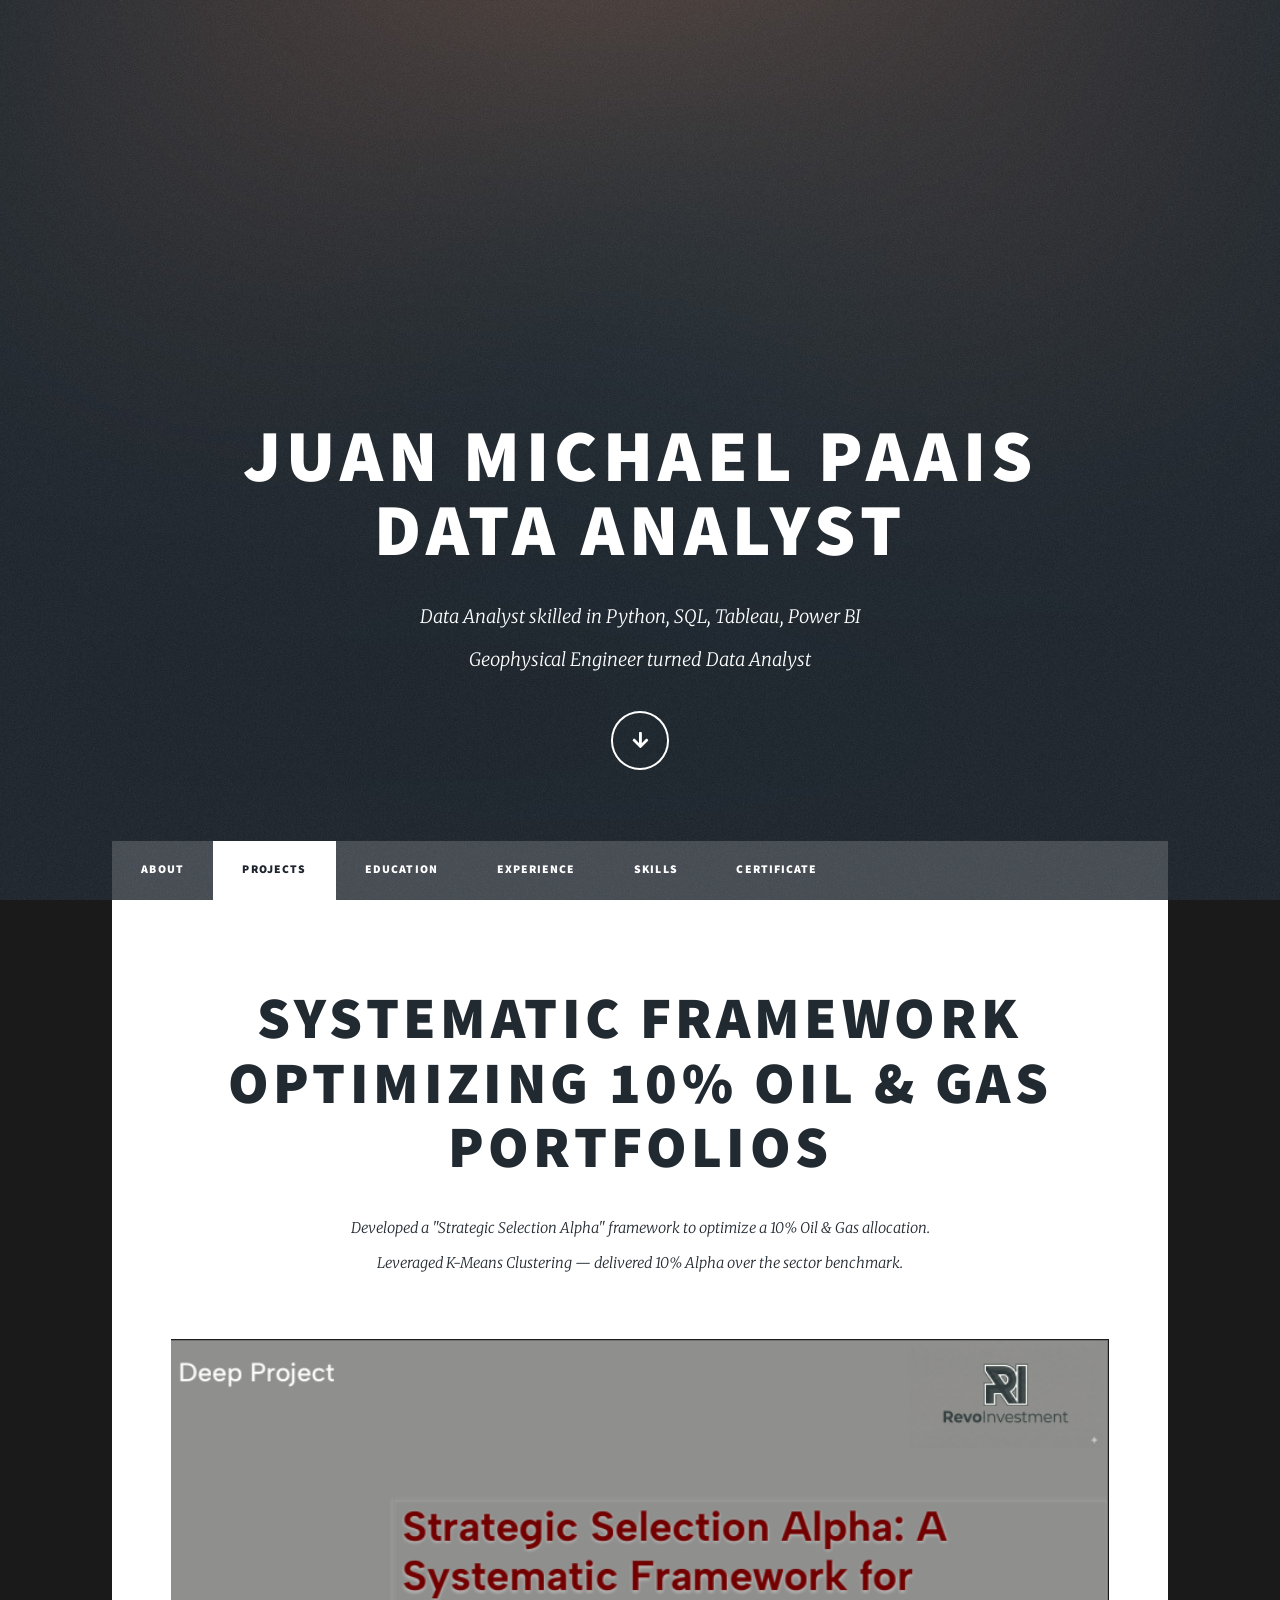
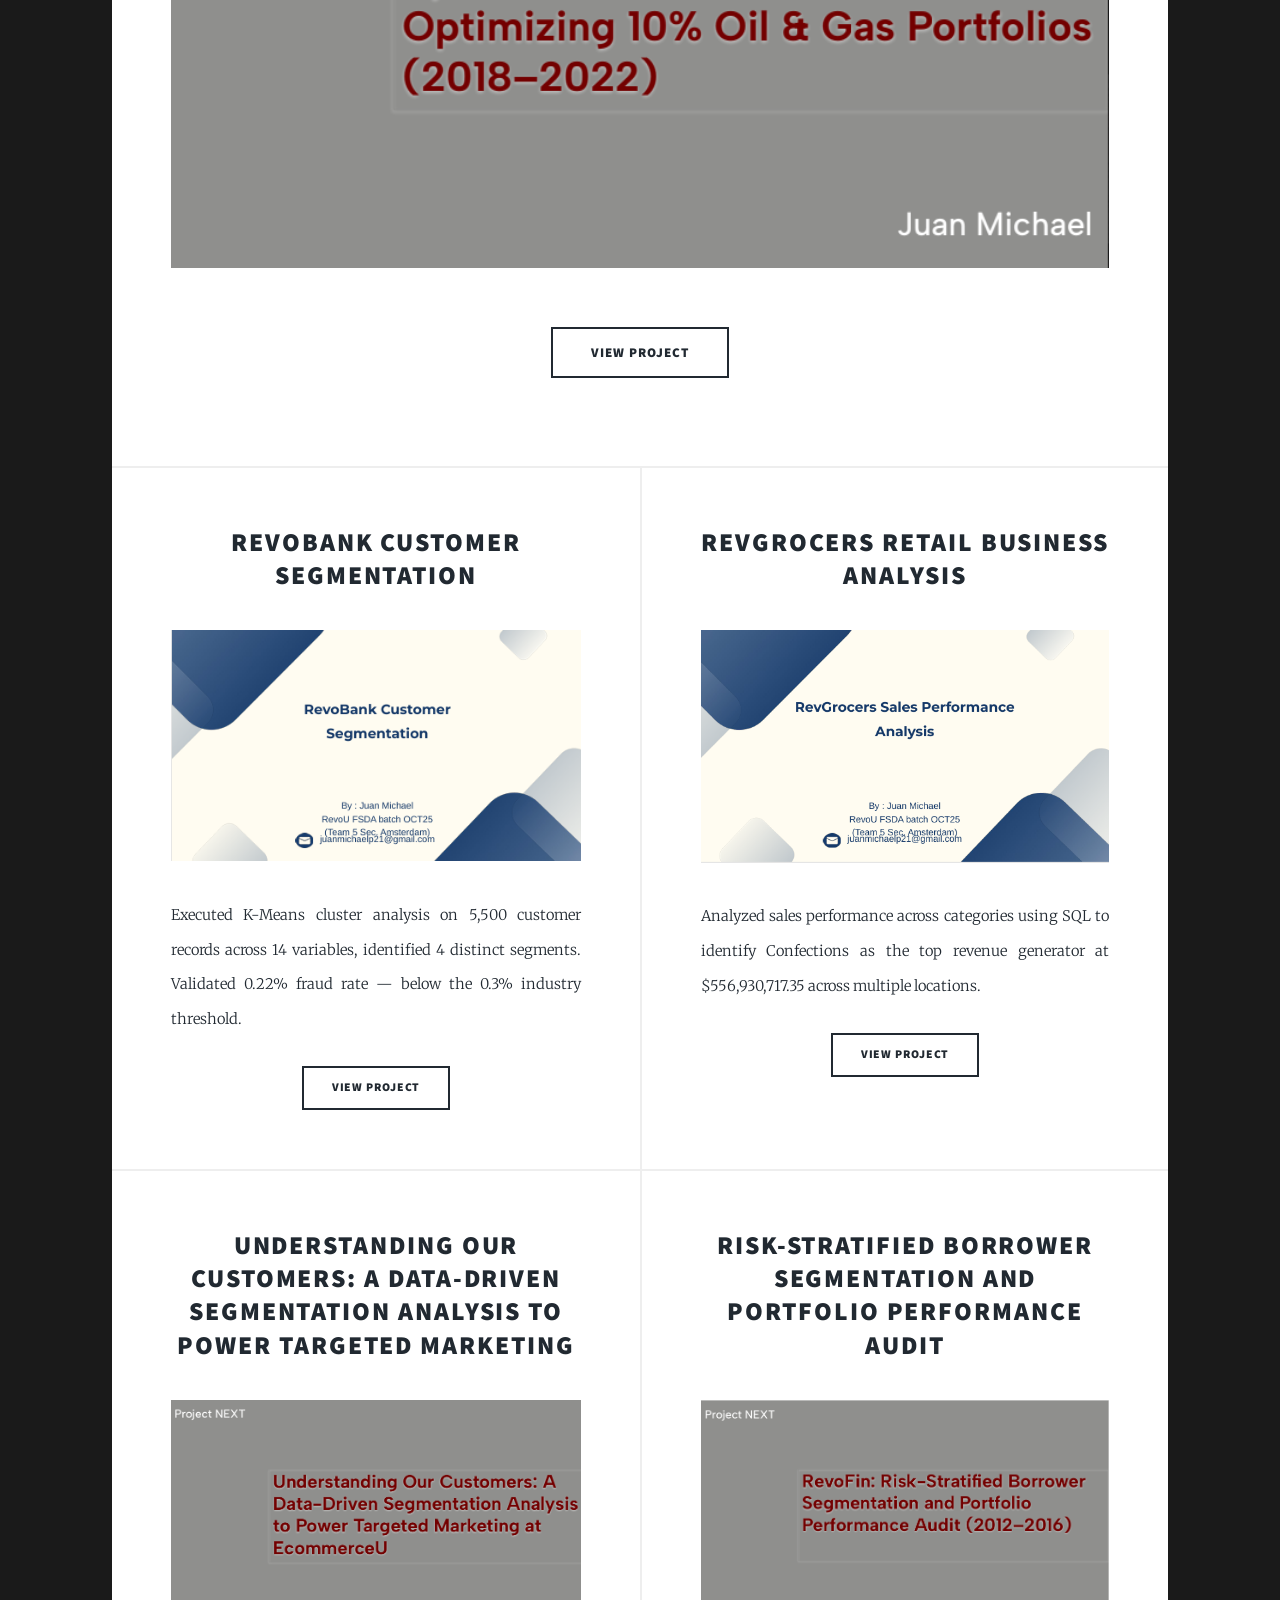
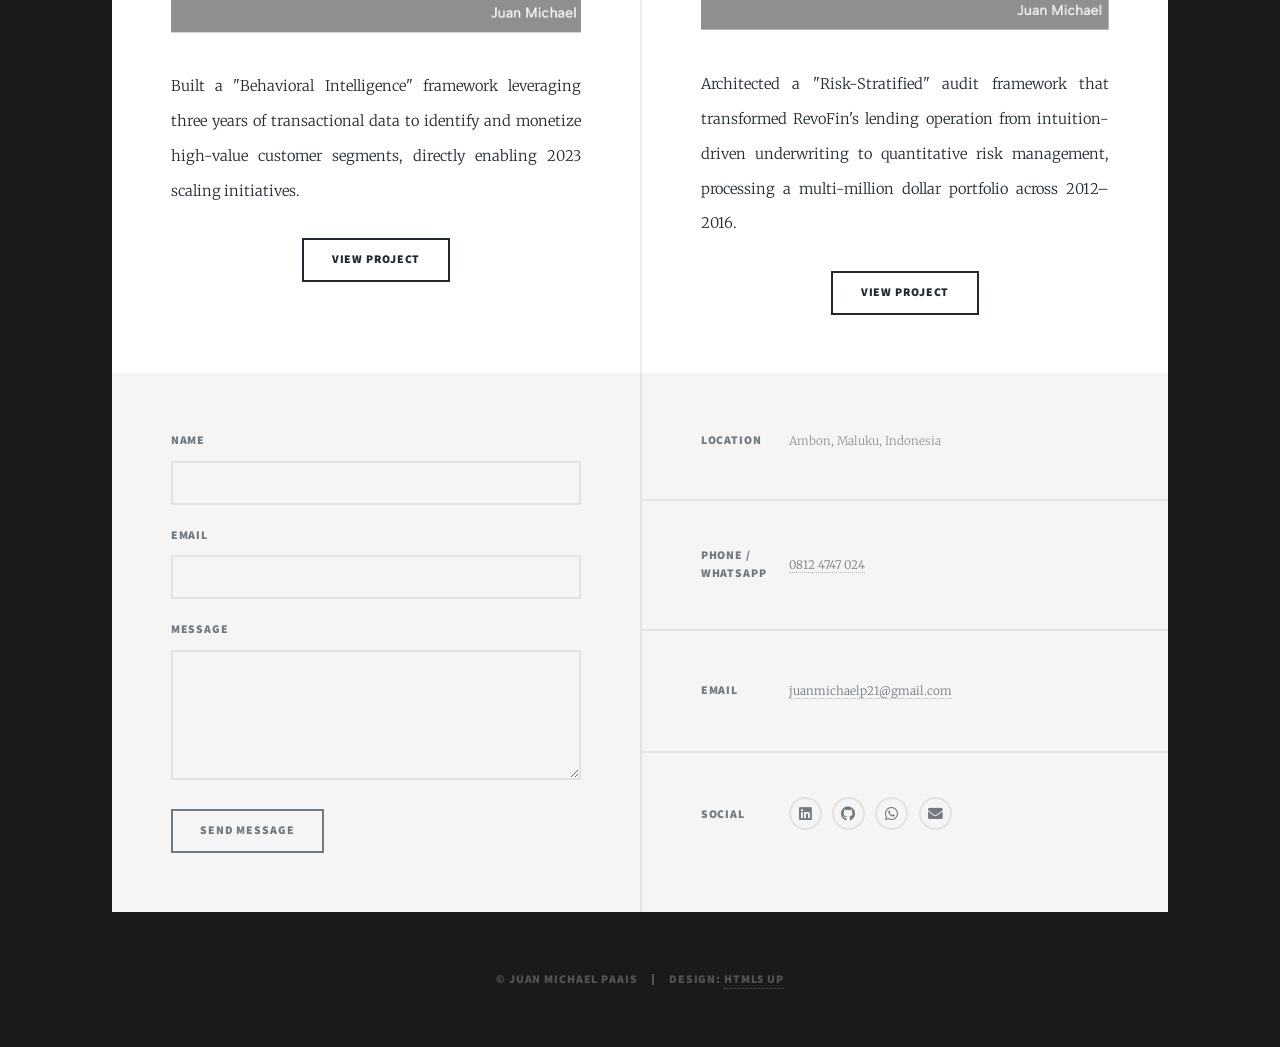
<file: index.html>
<!DOCTYPE HTML>
<html>
<head>
    <title>Juan Michael Paais | Data Analyst</title>
    <meta charset="utf-8" />
    <meta name="viewport" content="width=device-width, initial-scale=1, user-scalable=no" />
    <link rel="stylesheet" href="assets/css/main.css" />
    <noscript><link rel="stylesheet" href="assets/css/noscript.css" /></noscript>
    <style>
        #nav { display: block !important; opacity: 1 !important; visibility: visible !important; position: relative !important; top: auto !important; }
        body, #wrapper { background-image: none !important; background-color: #1a1a1a !important; }
        #bg { display: none !important; }
        #intro { background: none !important; background-image: none !important; }
    </style>
</head>
<body class="is-preload">
<div id="wrapper" class="fade-in">

    <!-- Intro -->
    <div id="intro">
        <h1>Juan Michael Paais<br />Data Analyst</h1>
        <p>Data Analyst skilled in Python, SQL, Tableau, Power BI<br />
        Geophysical Engineer turned Data Analyst</p>
        <ul class="actions">
            <li><a href="#header" class="button icon solid solo fa-arrow-down scrolly">Continue</a></li>
        </ul>
    </div>

    <!-- Header -->
    <header id="header">
        <a href="index.html" class="logo">Juan Michael Paais</a>
    </header>

    <!-- Nav -->
    <nav id="nav">
        <ul class="links">
            <li><a href="about.html">About</a></li>
            <li class="active"><a href="index.html">Projects</a></li>
            <li><a href="education.html">Education</a></li>
            <li><a href="experience.html">Experience</a></li>
            <li><a href="skills.html">Skills</a></li>
            <li><a href="certificate.html">Certificate</a></li>
        </ul>
        <ul class="icons">
            <li><a href="http://www.linkedin.com/in/juan-michael-376244231" class="icon brands alt fa-linkedin"><span class="label">LinkedIn</span></a></li>
            <li><a href="https://github.com/JuanMichael-ind" class="icon brands alt fa-github"><span class="label">GitHub</span></a></li>
            <li><a href="https://wa.me/628124747024" class="icon brands alt fa-whatsapp"><span class="label">WhatsApp</span></a></li>
            <li><a href="mailto:juanmichaelp21@gmail.com" class="icon solid alt fa-envelope"><span class="label">Email</span></a></li>
        </ul>
    </nav>

    <!-- Main -->
    <div id="main">

        <!-- Featured Project -->
        <article class="post featured">
            <header class="major">
                <h2><a href="https://drive.google.com/file/d/1YciKxsHtgHbj9cB2qoTZVncFuOvIGbDv/view?usp=drive_link">
                    Systematic Framework Optimizing 10% Oil &amp; Gas Portfolios
                </a></h2>
                <p>Developed a "Strategic Selection Alpha" framework to optimize a 10% Oil &amp; Gas allocation.<br />
                Leveraged K-Means Clustering — delivered 10% Alpha over the sector benchmark.</p>
            </header>
            <a href="https://drive.google.com/file/d/1YciKxsHtgHbj9cB2qoTZVncFuOvIGbDv/view?usp=drive_link" class="image main">
                <img src="images/Deepp.PNG" alt="Oil and Gas Portfolio Project" />
            </a>
            <ul class="actions special">
                <li><a href="https://drive.google.com/file/d/1YciKxsHtgHbj9cB2qoTZVncFuOvIGbDv/view?usp=drive_link" class="button large">View Project</a></li>
            </ul>
        </article>

        <!-- Other Projects -->
        <section class="posts">

            <article>
                <header>
                    <h2><a href="https://drive.google.com/file/d/1jNVVocQTtW4Of59GwRCeJe3OFrHGELYV/view?usp=drive_link">
                        RevoBank Customer Segmentation
                    </a></h2>
                </header>
                <a href="https://drive.google.com/file/d/1jNVVocQTtW4Of59GwRCeJe3OFrHGELYV/view?usp=drive_link" class="image fit">
                    <img src="images/Revobank.PNG" alt="Customer Segmentation" />
                </a>
                <p>Executed K-Means cluster analysis on 5,500 customer records across 14 variables,
                identified 4 distinct segments. Validated 0.22% fraud rate — below the 0.3% industry threshold.</p>
                <ul class="actions special">
                    <li><a href="https://drive.google.com/file/d/1jNVVocQTtW4Of59GwRCeJe3OFrHGELYV/view?usp=drive_link" class="button">View Project</a></li>
                </ul>
            </article>

            <article>
                <header>
                    <h2><a href="https://drive.google.com/file/d/1pXL1G1phfXmV9a6xhCPwQxrxd3BVsvrz/view?usp=drive_link">
                        RevGrocers Retail Business Analysis
                    </a></h2>
                </header>
                <a href="https://drive.google.com/file/d/1pXL1G1phfXmV9a6xhCPwQxrxd3BVsvrz/view?usp=drive_link" class="image fit">
                    <img src="images/RevGrocers.PNG" alt="RevGrocers Analysis" />
                </a>
                <p>Analyzed sales performance across categories using SQL to identify Confections
                as the top revenue generator at $556,930,717.35 across multiple locations.</p>
                <ul class="actions special">
                    <li><a href="https://drive.google.com/file/d/1pXL1G1phfXmV9a6xhCPwQxrxd3BVsvrz/view?usp=drive_link" class="button">View Project</a></li>
                </ul>
            </article>

            <article>
                <header>
                    <h2><a href="https://drive.google.com/file/d/1dRKiDT6NG1uldSjqmQV1RkIsmWrP_z0C/view?usp=drive_link">
                        Understanding Our Customers: A Data-Driven Segmentation Analysis to Power Targeted Marketing
                    </a></h2>
                </header>
                <a href="https://drive.google.com/file/d/1dRKiDT6NG1uldSjqmQV1RkIsmWrP_z0C/view?usp=drive_link" class="image fit">
                    <img src="images/EcommerceU.PNG" alt="Customer Segmentation Targeted Marketing" />
                </a>
                <p>Built a "Behavioral Intelligence" framework leveraging three years of transactional data
                to identify and monetize high-value customer segments, directly enabling 2023 scaling initiatives.</p>
                <ul class="actions special">
                    <li><a href="https://drive.google.com/file/d/1dRKiDT6NG1uldSjqmQV1RkIsmWrP_z0C/view?usp=drive_link" class="button">View Project</a></li>
                </ul>
            </article>

            <article>
                <header>
                    <h2><a href="https://drive.google.com/file/d/1F9RlfQTb_A8NS-f2CKcDFbhFD4IB3XYT/view?usp=drive_link">
                        Risk-Stratified Borrower Segmentation and Portfolio Performance Audit
                    </a></h2>
                </header>
                <a href="https://drive.google.com/file/d/1F9RlfQTb_A8NS-f2CKcDFbhFD4IB3XYT/view?usp=drive_link" class="image fit">
                    <img src="images/RevoFin.PNG" alt="Risk-Stratified Borrower Segmentation" />
                </a>
                <p>Architected a "Risk-Stratified" audit framework that transformed RevoFin's lending operation
                from intuition-driven underwriting to quantitative risk management, processing a multi-million
                dollar portfolio across 2012&#8211;2016.</p>
                <ul class="actions special">
                    <li><a href="https://drive.google.com/file/d/1F9RlfQTb_A8NS-f2CKcDFbhFD4IB3XYT/view?usp=drive_link" class="button">View Project</a></li>
                </ul>
            </article>

        </section>
    </div>

    <!-- Footer -->
    <footer id="footer">
        <section>
            <form method="post" action="#">
                <div class="fields">
                    <div class="field">
                        <label for="name">Name</label>
                        <input type="text" name="name" id="name" />
                    </div>
                    <div class="field">
                        <label for="email">Email</label>
                        <input type="text" name="email" id="email" />
                    </div>
                    <div class="field">
                        <label for="message">Message</label>
                        <textarea name="message" id="message" rows="3"></textarea>
                    </div>
                </div>
                <ul class="actions">
                    <li><input type="submit" value="Send Message" /></li>
                </ul>
            </form>
        </section>
        <section class="split contact">
            <section class="alt">
                <h3>Location</h3>
                <p>Ambon, Maluku, Indonesia</p>
            </section>
            <section>
                <h3>Phone / WhatsApp</h3>
                <p><a href="https://wa.me/628124747024">0812 4747 024</a></p>
            </section>
            <section>
                <h3>Email</h3>
                <p><a href="mailto:juanmichaelp21@gmail.com">juanmichaelp21@gmail.com</a></p>
            </section>
            <section>
                <h3>Social</h3>
                <ul class="icons alt">
                    <li><a href="http://www.linkedin.com/in/juan-michael-376244231" class="icon brands alt fa-linkedin"><span class="label">LinkedIn</span></a></li>
                    <li><a href="https://github.com/JuanMichael-ind" class="icon brands alt fa-github"><span class="label">GitHub</span></a></li>
                    <li><a href="https://wa.me/628124747024" class="icon brands alt fa-whatsapp"><span class="label">WhatsApp</span></a></li>
                    <li><a href="mailto:juanmichaelp21@gmail.com" class="icon solid alt fa-envelope"><span class="label">Email</span></a></li>
                </ul>
            </section>
        </section>
    </footer>

    <div id="copyright">
        <ul><li>&copy; Juan Michael Paais</li><li>Design: <a href="https://html5up.net">HTML5 UP</a></li></ul>
    </div>

</div>
<script src="assets/js/jquery.min.js"></script>
<script src="assets/js/jquery.scrollex.min.js"></script>
<script src="assets/js/jquery.scrolly.min.js"></script>
<script src="assets/js/browser.min.js"></script>
<script src="assets/js/breakpoints.min.js"></script>
<script src="assets/js/util.js"></script>
<script src="assets/js/main.js"></script>
</body>
</html>
</file>
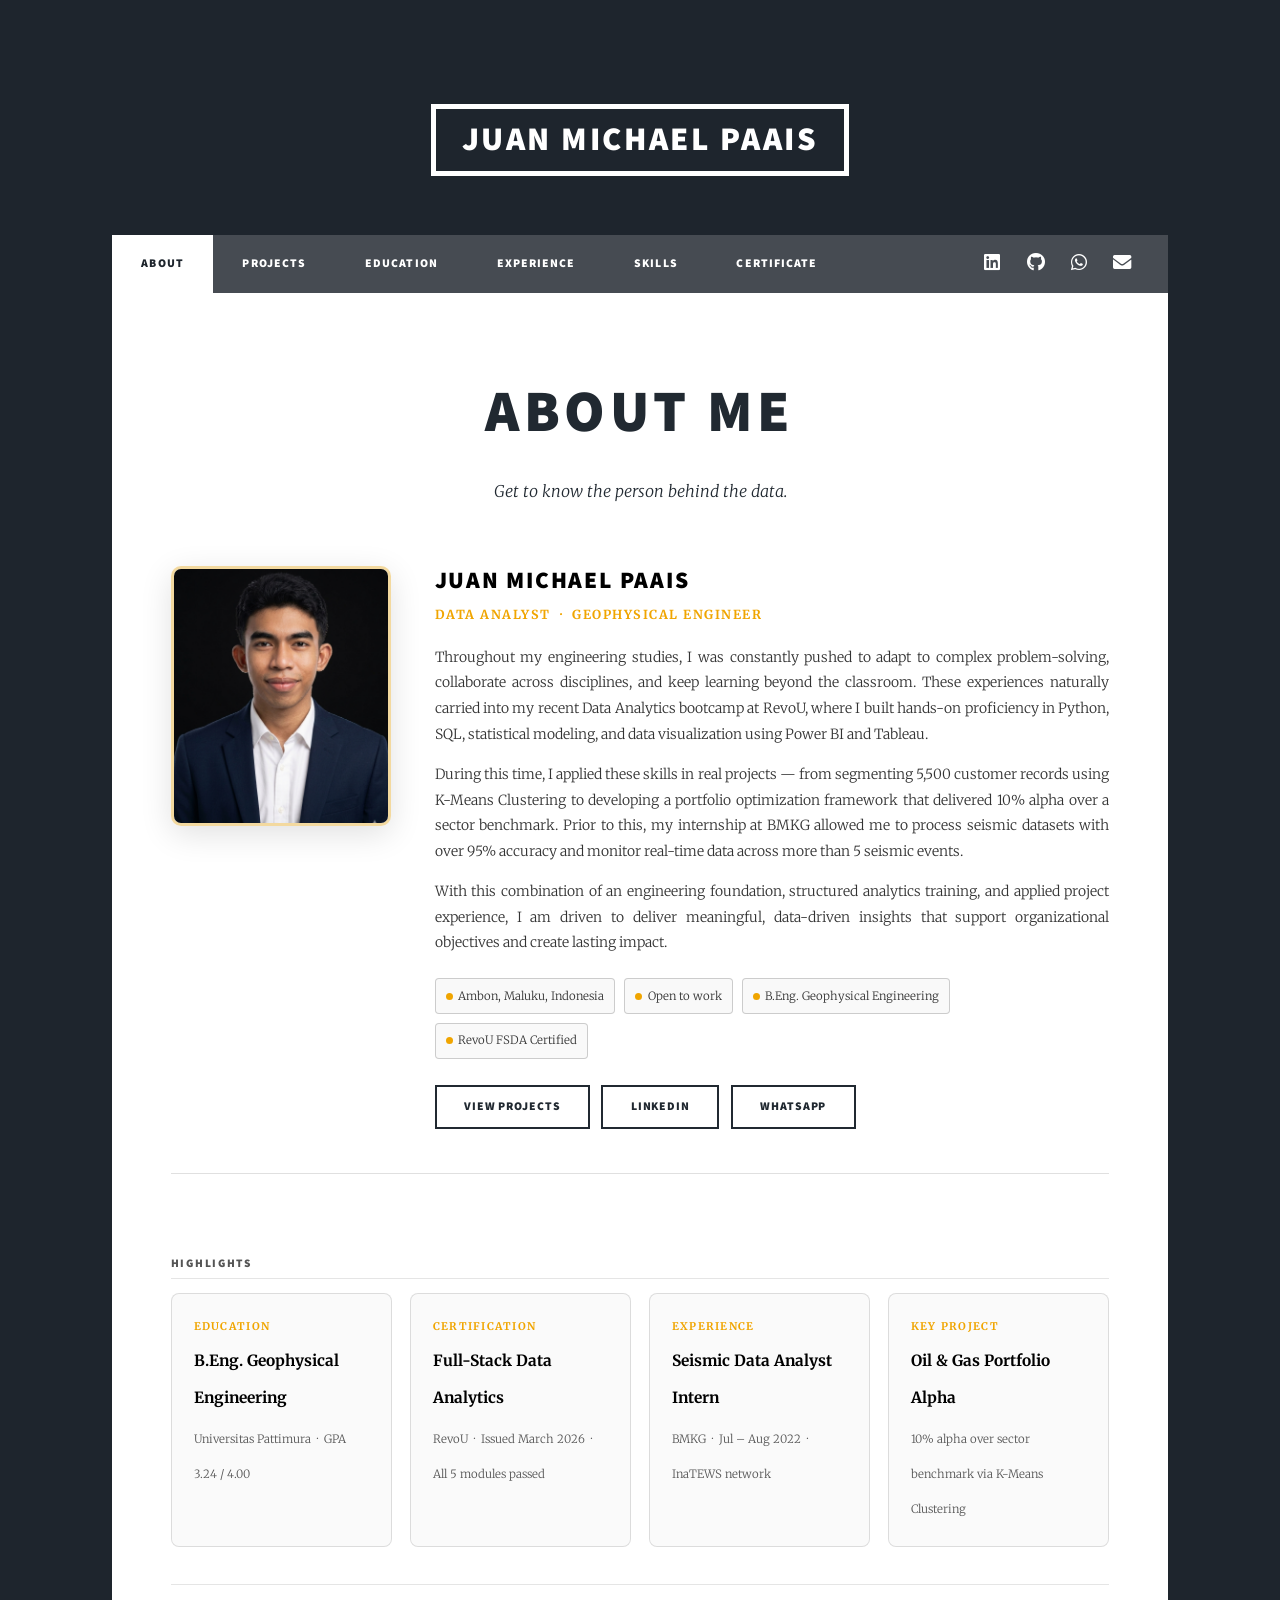
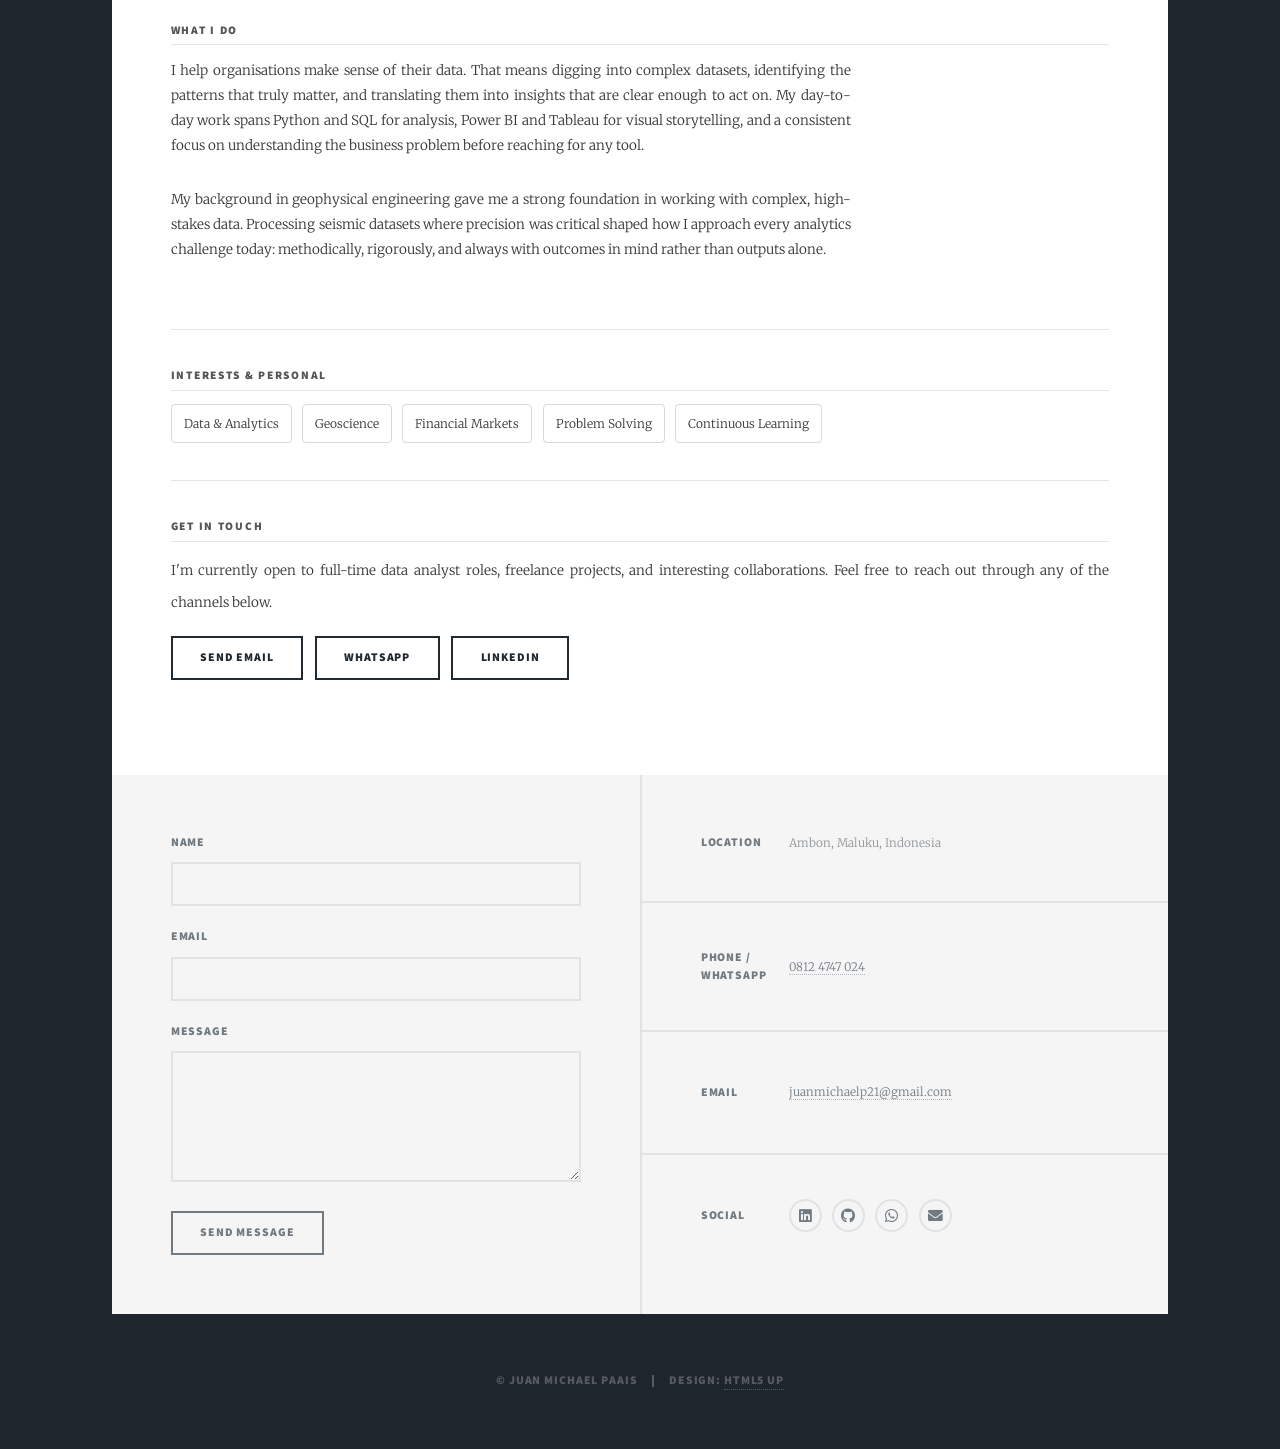
<file: about.html>
<!DOCTYPE HTML>
<html>
<head>
    <title>About – Juan Michael Paais</title>
    <meta charset="utf-8" />
    <meta name="viewport" content="width=device-width, initial-scale=1, user-scalable=no" />
    <link rel="stylesheet" href="assets/css/main.css" />
    <noscript><link rel="stylesheet" href="assets/css/noscript.css" /></noscript>
    <style>

        /* ── About Hero ── */
        .about-hero {
            display: flex;
            gap: 3em;
            align-items: flex-start;
            padding: 0 0 3em 0;
            border-bottom: solid 1px rgba(0,0,0,0.12);
            margin-bottom: 3em;
        }

        /* PHOTO SLOT
           ──────────────────────────────────────────────
           To add your photo:
           1. Copy your photo into the  images/  folder
              e.g. images/juan-photo.jpg
           2. Delete the placeholder content inside .about-photo
           3. Replace with:
              <img src="images/juan-photo.jpg" alt="Juan Michael Paais" />
           ────────────────────────────────────────────── */
        .about-photo {
            flex-shrink: 0;
            width: 220px;
            height: 260px;
            border-radius: 10px;
            overflow: hidden;
            border: 3px solid rgba(240,165,0,0.35);
            box-shadow: 0 8px 32px rgba(0,0,0,0.12);
            background: rgba(0,0,0,0.04);
            display: flex;
            align-items: center;
            justify-content: center;
            text-align: center;
            font-size: 0.7em;
            color: rgba(0,0,0,0.3);
            text-transform: uppercase;
            letter-spacing: 0.12em;
            line-height: 2;
        }
        .about-photo img {
            width: 100%;
            height: 100%;
            object-fit: cover;
            display: block;
        }

        .about-text { flex: 1; }
        .about-text h2 {
            font-size: 1.6em;
            margin: 0 0 0.15em 0;
            color: #000000;
        }
        .about-tagline {
            display: block;
            font-size: 0.85em;
            font-weight: 700;
            text-transform: uppercase;
            letter-spacing: 0.12em;
            color: #f0a500;
            margin-bottom: 1.2em;
        }
        .about-text p {
            font-size: 0.95em;
            line-height: 1.85;
            color: #333333;
            margin-bottom: 1em;
        }

        /* ── Quick-facts strip ── */
        .about-facts {
            display: flex;
            flex-wrap: wrap;
            gap: 0.6em;
            margin: 1.5em 0 1.8em;
        }
        .fact-chip {
            display: inline-flex;
            align-items: center;
            gap: 0.45em;
            border: solid 1px rgba(0,0,0,0.18);
            border-radius: 4px;
            padding: 0.3em 0.9em;
            font-size: 0.78em;
            color: #333333;
            background: rgba(0,0,0,0.025);
        }
        .fact-chip .icon-dot {
            width: 7px; height: 7px;
            border-radius: 50%;
            background: #f0a500;
            flex-shrink: 0;
        }

        /* ── Divider sections ── */
        .about-section {
            padding: 2.5em 0;
            border-bottom: solid 1px rgba(0,0,0,0.1);
        }
        .about-section:last-of-type { border-bottom: none; }
        .about-section h3 {
            font-size: 0.78em;
            text-transform: uppercase;
            letter-spacing: 0.15em;
            color: #555555;
            margin-bottom: 1.2em;
            padding-bottom: 0.5em;
            border-bottom: 1px solid rgba(0,0,0,0.1);
        }

        /* ── Highlight cards ── */
        .highlight-cards {
            display: grid;
            grid-template-columns: repeat(auto-fit, minmax(200px, 1fr));
            gap: 1.2em;
        }
        .highlight-card {
            border: solid 1px rgba(0,0,0,0.12);
            border-radius: 8px;
            padding: 1.4em 1.5em;
            background: rgba(0,0,0,0.02);
            transition: border-color 0.2s, box-shadow 0.2s;
        }
        .highlight-card:hover {
            border-color: #f0a500;
            box-shadow: 0 4px 14px rgba(240,165,0,0.08);
        }
        .highlight-card .hc-label {
            display: block;
            font-size: 0.72em;
            text-transform: uppercase;
            letter-spacing: 0.12em;
            color: #f0a500;
            margin-bottom: 0.4em;
            font-weight: 700;
        }
        .highlight-card .hc-value {
            font-size: 1.05em;
            font-weight: 700;
            color: #000000;
            display: block;
            margin-bottom: 0.3em;
        }
        .highlight-card .hc-sub {
            font-size: 0.78em;
            color: #555555;
            line-height: 1.5;
        }

        /* ── Interests list ── */
        .interests-list {
            display: flex;
            flex-wrap: wrap;
            gap: 0.7em;
            padding: 0;
            list-style: none;
            margin: 0;
        }
        .interests-list li {
            border: solid 1px rgba(0,0,0,0.15);
            border-radius: 4px;
            padding: 0.35em 1em;
            font-size: 0.82em;
            color: #333333;
            transition: border-color 0.2s, color 0.2s;
        }
        .interests-list li:hover {
            border-color: #f0a500;
            color: #f0a500;
        }

        /* ── CTA buttons ── */
        .about-cta {
            display: flex;
            flex-wrap: wrap;
            gap: 0.8em;
            margin-top: 0.5em;
        }

        @media screen and (max-width: 700px) {
            .about-hero { flex-direction: column; align-items: center; }
            .about-photo { width: 160px; height: 190px; }
            .about-text { text-align: center; }
            .about-facts { justify-content: center; }
            .about-cta { justify-content: center; }
        }
    </style>
</head>
<body class="is-preload">
<div id="wrapper">

    <header id="header">
        <a href="index.html" class="logo">Juan Michael Paais</a>
    </header>

    <nav id="nav">
        <ul class="links">
            <li class="active"><a href="about.html">About</a></li>
            <li><a href="index.html">Projects</a></li>
            <li><a href="education.html">Education</a></li>
            <li><a href="experience.html">Experience</a></li>
            <li><a href="skills.html">Skills</a></li>
            <li><a href="certificate.html">Certificate</a></li>
        </ul>
        <ul class="icons">
            <li><a href="http://www.linkedin.com/in/juan-michael-376244231" class="icon brands alt fa-linkedin"><span class="label">LinkedIn</span></a></li>
            <li><a href="https://github.com/JuanMichael-ind" class="icon brands alt fa-github"><span class="label">GitHub</span></a></li>
            <li><a href="https://wa.me/628124747024" class="icon brands alt fa-whatsapp"><span class="label">WhatsApp</span></a></li>
            <li><a href="mailto:juanmichaelp21@gmail.com" class="icon solid alt fa-envelope"><span class="label">Email</span></a></li>
        </ul>
    </nav>

    <div id="main">
        <section class="post">

            <header class="major">
                <h1>About Me</h1>
                <p>Get to know the person behind the data.</p>
            </header>

            <!-- ── HERO: PHOTO + BIO ── -->
            <div class="about-hero">

                <div class="about-photo">
                    <img src="images/JuanPhotos.png" alt="Juan Michael Paais" />
                </div>

                <div class="about-text">
                    <h2>Juan Michael Paais</h2>
                    <span class="about-tagline">Data Analyst &nbsp;·&nbsp; Geophysical Engineer</span>

                    <p>
                        Throughout my engineering studies, I was constantly pushed to adapt to complex
                        problem-solving, collaborate across disciplines, and keep learning beyond the
                        classroom. These experiences naturally carried into my recent Data Analytics
                        bootcamp at RevoU, where I built hands-on proficiency in Python, SQL,
                        statistical modeling, and data visualization using Power BI and Tableau.
                    </p>
                    <p>
                        During this time, I applied these skills in real projects — from segmenting
                        5,500 customer records using K-Means Clustering to developing a portfolio
                        optimization framework that delivered 10% alpha over a sector benchmark. Prior
                        to this, my internship at BMKG allowed me to process seismic datasets with
                        over 95% accuracy and monitor real-time data across more than 5 seismic events.
                    </p>
                    <p>
                        With this combination of an engineering foundation, structured analytics
                        training, and applied project experience, I am driven to deliver meaningful,
                        data-driven insights that support organizational objectives and create lasting
                        impact.
                    </p>

                    <!-- Quick-fact chips -->
                    <div class="about-facts">
                        <span class="fact-chip"><span class="icon-dot"></span> Ambon, Maluku, Indonesia</span>
                        <span class="fact-chip"><span class="icon-dot"></span> Open to work</span>
                        <span class="fact-chip"><span class="icon-dot"></span> B.Eng. Geophysical Engineering</span>
                        <span class="fact-chip"><span class="icon-dot"></span> RevoU FSDA Certified</span>
                    </div>

                    <div class="about-cta">
                        <a href="index.html" class="button">View Projects</a>
                        <a href="https://www.linkedin.com/in/juan-michael-376244231" target="_blank" class="button alt">LinkedIn</a>
                        <a href="https://wa.me/628124747024" target="_blank" class="button alt">WhatsApp</a>
                    </div>
                </div>

            </div>

            <!-- ── HIGHLIGHTS ── -->
            <div class="about-section">
                <h3>Highlights</h3>
                <div class="highlight-cards">

                    <div class="highlight-card">
                        <span class="hc-label">Education</span>
                        <span class="hc-value">B.Eng. Geophysical Engineering</span>
                        <span class="hc-sub">Universitas Pattimura &nbsp;·&nbsp; GPA 3.24 / 4.00</span>
                    </div>

                    <div class="highlight-card">
                        <span class="hc-label">Certification</span>
                        <span class="hc-value">Full-Stack Data Analytics</span>
                        <span class="hc-sub">RevoU &nbsp;·&nbsp; Issued March 2026 &nbsp;·&nbsp; All 5 modules passed</span>
                    </div>

                    <div class="highlight-card">
                        <span class="hc-label">Experience</span>
                        <span class="hc-value">Seismic Data Analyst Intern</span>
                        <span class="hc-sub">BMKG &nbsp;·&nbsp; Jul – Aug 2022 &nbsp;·&nbsp; InaTEWS network</span>
                    </div>

                    <div class="highlight-card">
                        <span class="hc-label">Key Project</span>
                        <span class="hc-value">Oil &amp; Gas Portfolio Alpha</span>
                        <span class="hc-sub">10% alpha over sector benchmark via K-Means Clustering</span>
                    </div>

                </div>
            </div>

            <!-- ── WHAT I DO ── -->
            <div class="about-section">
                <h3>What I Do</h3>
                <p style="font-size:0.92em; line-height:1.85; color:#333333; max-width:680px;">
                    I help organisations make sense of their data. That means digging into complex
                    datasets, identifying the patterns that truly matter, and translating them into
                    insights that are clear enough to act on. My day-to-day work spans Python and SQL
                    for analysis, Power BI and Tableau for visual storytelling, and a consistent focus
                    on understanding the business problem before reaching for any tool.
                </p>
                <p style="font-size:0.92em; line-height:1.85; color:#333333; max-width:680px;">
                    My background in geophysical engineering gave me a strong foundation in working
                    with complex, high-stakes data. Processing seismic datasets where precision was
                    critical shaped how I approach every analytics challenge today: methodically,
                    rigorously, and always with outcomes in mind rather than outputs alone.
                </p>
            </div>

            <!-- ── INTERESTS ── -->
            <div class="about-section">
                <h3>Interests &amp; Personal</h3>
                <!-- ✏️  EDIT this list — add or remove interests as you like -->
                <ul class="interests-list">
                    <li>Data &amp; Analytics</li>
                    <li>Geoscience</li>
                    <li>Financial Markets</li>
                    <li>Problem Solving</li>
                    <li>Continuous Learning</li>
                    <!-- Add more: <li>Photography</li> <li>Football</li> etc. -->
                </ul>
            </div>

            <!-- ── GET IN TOUCH ── -->
            <div class="about-section">
                <h3>Get In Touch</h3>
                <p style="font-size:0.92em; color:#333333; margin-bottom:1.2em;">
                    I'm currently open to full-time data analyst roles, freelance projects, and
                    interesting collaborations. Feel free to reach out through any of the channels below.
                </p>
                <div class="about-cta">
                    <a href="mailto:juanmichaelp21@gmail.com" class="button">Send Email</a>
                    <a href="https://wa.me/628124747024" target="_blank" class="button alt">WhatsApp</a>
                    <a href="https://www.linkedin.com/in/juan-michael-376244231" target="_blank" class="button alt">LinkedIn</a>
                </div>
            </div>

        </section>
    </div>

    <!-- Footer -->
    <footer id="footer">
        <section>
            <form method="post" action="#">
                <div class="fields">
                    <div class="field"><label for="name">Name</label><input type="text" name="name" id="name" /></div>
                    <div class="field"><label for="email">Email</label><input type="text" name="email" id="email" /></div>
                    <div class="field"><label for="message">Message</label><textarea name="message" id="message" rows="3"></textarea></div>
                </div>
                <ul class="actions"><li><input type="submit" value="Send Message" /></li></ul>
            </form>
        </section>
        <section class="split contact">
            <section class="alt"><h3>Location</h3><p>Ambon, Maluku, Indonesia</p></section>
            <section><h3>Phone / WhatsApp</h3><p><a href="https://wa.me/628124747024">0812 4747 024</a></p></section>
            <section><h3>Email</h3><p><a href="mailto:juanmichaelp21@gmail.com">juanmichaelp21@gmail.com</a></p></section>
            <section>
                <h3>Social</h3>
                <ul class="icons alt">
                    <li><a href="http://www.linkedin.com/in/juan-michael-376244231" class="icon brands alt fa-linkedin"><span class="label">LinkedIn</span></a></li>
                    <li><a href="https://github.com/JuanMichael-ind" class="icon brands alt fa-github"><span class="label">GitHub</span></a></li>
                    <li><a href="https://wa.me/628124747024" class="icon brands alt fa-whatsapp"><span class="label">WhatsApp</span></a></li>
                    <li><a href="mailto:juanmichaelp21@gmail.com" class="icon solid alt fa-envelope"><span class="label">Email</span></a></li>
                </ul>
            </section>
        </section>
    </footer>

    <div id="copyright">
        <ul><li>&copy; Juan Michael Paais</li><li>Design: <a href="https://html5up.net">HTML5 UP</a></li></ul>
    </div>

</div>
</file>
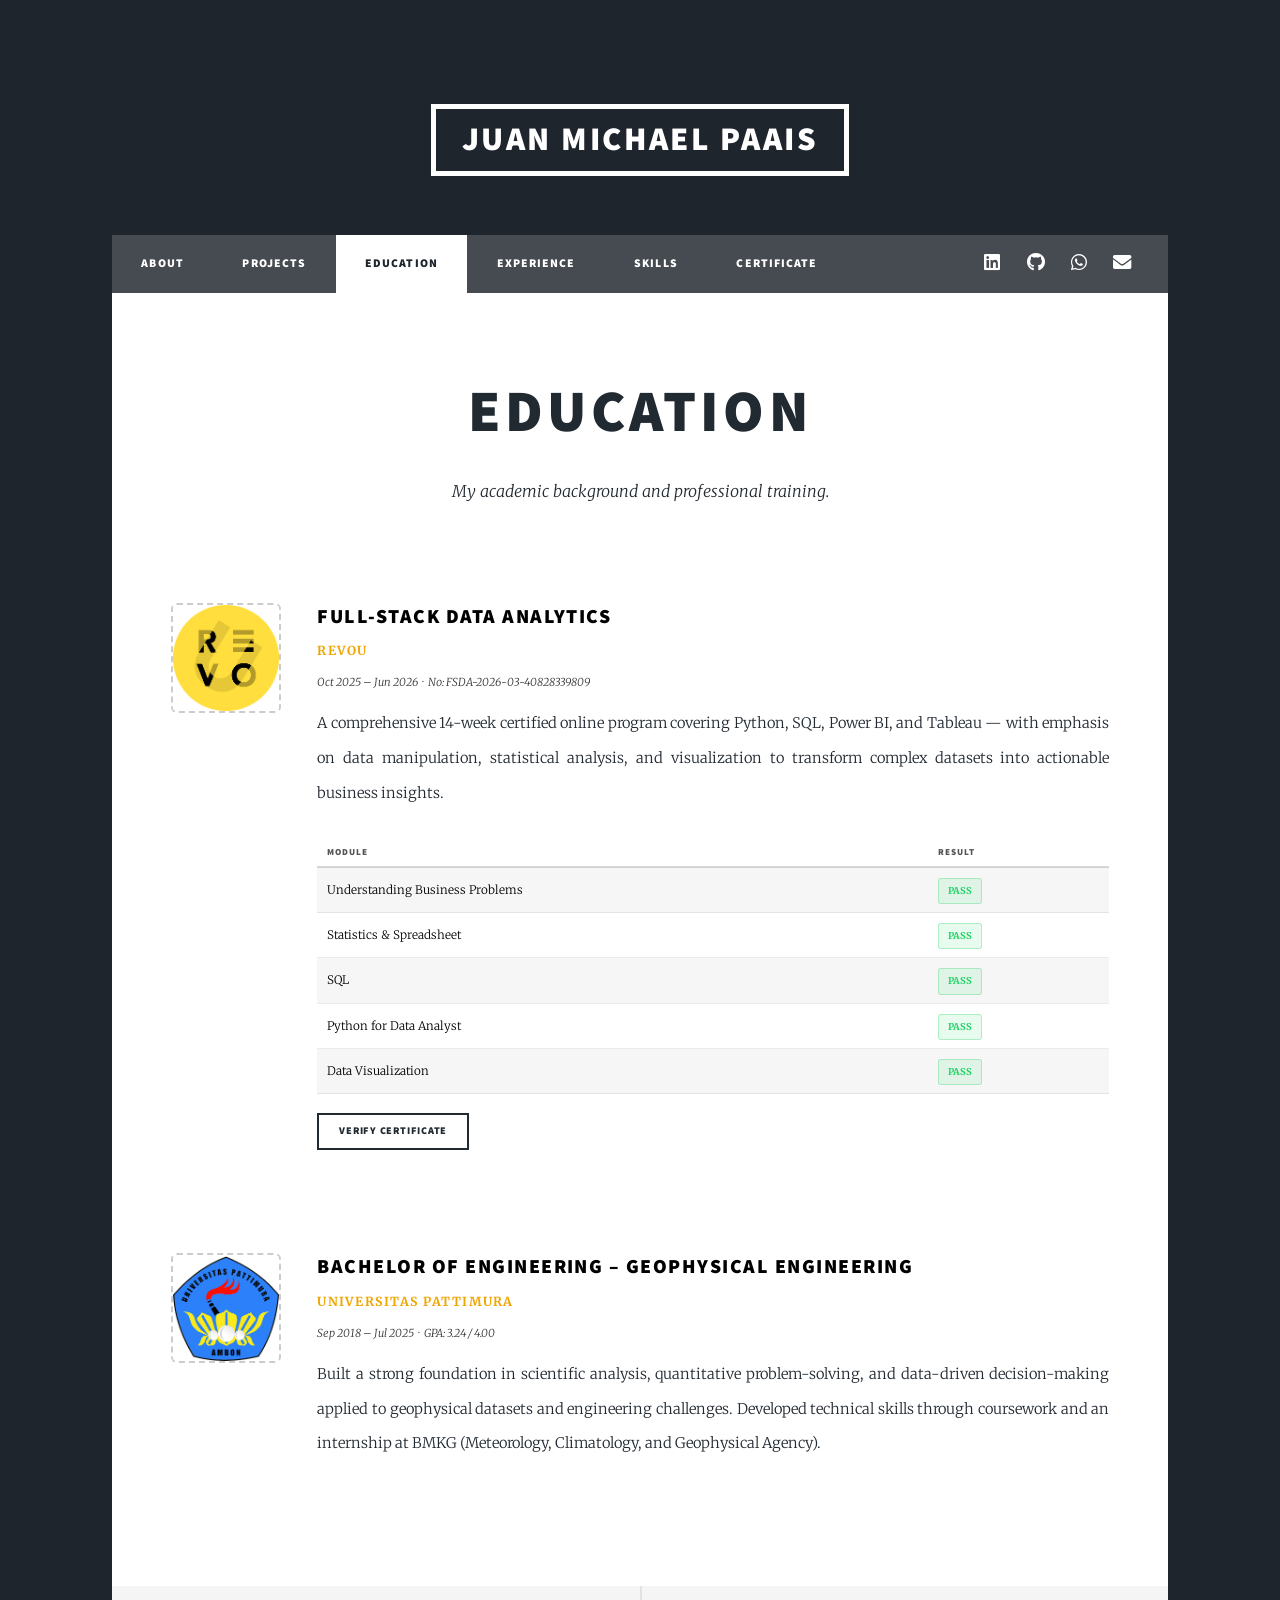
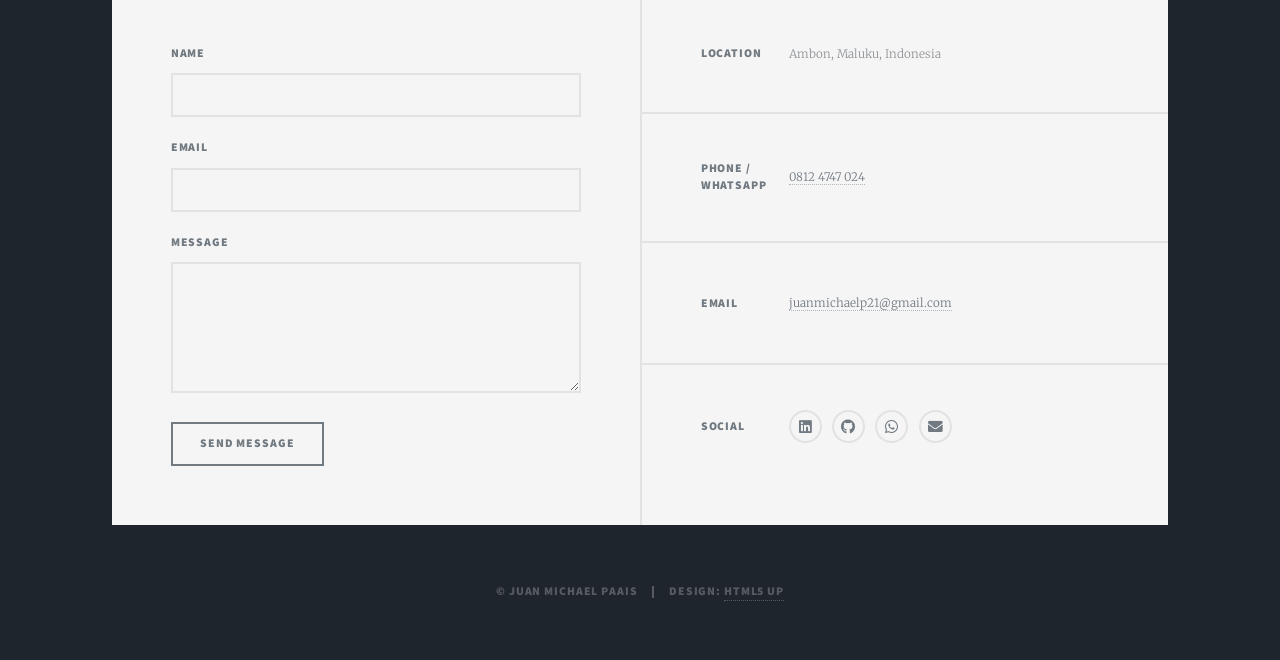
<file: education.html>
<!DOCTYPE HTML>
<html>
<head>
    <title>Education – Juan Michael Paais</title>
    <meta charset="utf-8" />
    <meta name="viewport" content="width=device-width, initial-scale=1, user-scalable=no" />
    <link rel="stylesheet" href="assets/css/main.css" />
    <noscript><link rel="stylesheet" href="assets/css/noscript.css" /></noscript>
    <style>
    .edu-card {
        display: flex; gap: 2.5em; align-items: flex-start;
        padding: 2.5em 0;
        border-bottom: solid 1px rgba(255,255,255,0.125);
    }
    .edu-card:last-of-type { border-bottom: none; }
    /* IMAGE SLOT — how to add your logo:
       1. Save image to images/ folder  e.g. images/revou-logo.png
       2. Delete the placeholder text inside .edu-logo
       3. Add: <img src="images/revou-logo.png" alt="RevoU" />      */
    .edu-logo {
        flex-shrink: 0; width: 110px; height: 110px;
        border-radius: 6px; border: 2px dashed rgba(0,0,0,0.2);
        display: flex; align-items: center; justify-content: center;
        text-align: center; font-size: 0.6em;
        color: rgba(0,0,0,0.3); text-transform: uppercase;
        letter-spacing: 0.1em; line-height: 1.6; overflow: hidden;
    }
    .edu-logo img { width:100%; height:100%; object-fit:contain; display:block; }
    .edu-body { flex: 1; }
    .edu-body h3 { font-size: 1.35em; margin: 0 0 0.2em 0; color:#000000; }
    .edu-school {
        display: block; font-size: 0.85em; font-weight: 700;
        text-transform: uppercase; letter-spacing: 0.1em;
        color: #f0a500; margin-bottom: 0.25em;
    }
    .edu-period {
        display: block; font-size: 0.75em; color: #333333;
        font-style: italic; margin-bottom: 1em;
    }
    .module-table { width:100%; border-collapse:collapse; margin:1.2em 0 1.5em; font-size:0.8em; }
    .module-table thead tr { border-bottom: 2px solid rgba(0,0,0,0.15); }
    .module-table th { text-align:left; padding:6px 10px; color:#555555;
        text-transform:uppercase; letter-spacing:0.1em; font-size:0.78em; }
    .module-table td { padding:8px 10px; border-bottom:1px solid rgba(0,0,0,0.08);
        color:#000000; }
    .badge-pass { display:inline-block; background:rgba(34,211,102,0.1);
        border:1px solid rgba(34,211,102,0.3); color:#22d366;
        font-size:0.8em; padding:1px 9px; border-radius:3px; font-weight:700; }
    @media screen and (max-width:600px) {
        .edu-card { flex-direction:column; }
        .edu-logo { width:72px; height:72px; }
    }
</style>
</head>
<body class="is-preload">
<div id="wrapper">
    <header id="header"><a href="index.html" class="logo">Juan Michael Paais</a></header>
        <nav id="nav">
        <ul class="links">
            <li><a href="about.html">About</a></li>
            <li><a href="index.html">Projects</a></li>
            <li class="active"><a href="education.html">Education</a></li>
            <li><a href="experience.html">Experience</a></li>
            <li><a href="skills.html">Skills</a></li>
            <li><a href="certificate.html">Certificate</a></li>
        </ul>
        <ul class="icons">
            <li><a href="http://www.linkedin.com/in/juan-michael-376244231" class="icon brands alt fa-linkedin"><span class="label">LinkedIn</span></a></li>
            <li><a href="https://github.com/JuanMichael-ind" class="icon brands alt fa-github"><span class="label">GitHub</span></a></li>
            <li><a href="https://wa.me/628124747024" class="icon brands alt fa-whatsapp"><span class="label">WhatsApp</span></a></li>
            <li><a href="mailto:juanmichaelp21@gmail.com" class="icon solid alt fa-envelope"><span class="label">Email</span></a></li>
        </ul>
    </nav>
    <div id="main">
        <section class="post">
            <header class="major">
                <h1>Education</h1>
                <p>My academic background and professional training.</p>
            </header>

            <!-- REVOU -->
            <div class="edu-card">
                <div class="edu-logo">
                    <!-- IMAGE SLOT 1 — RevoU Logo
                         1. Copy image to images/ e.g. images/revou-logo.png
                         2. Delete the text below
                         3. Paste: <img src="images/revou-logo.png" alt="RevoU" /> -->
                    <img src="images/RevoU.png" alt="RevoU" /> 
                </div>
                <div class="edu-body">
                    <h3>Full-Stack Data Analytics</h3>
                    <span class="edu-school">RevoU</span>
                    <span class="edu-period">Oct 2025 – Jun 2026 &nbsp;&middot;&nbsp; No: FSDA-2026-03-40828339809</span>
                    <p>A comprehensive 14-week certified online program covering Python, SQL, Power BI,
                    and Tableau — with emphasis on data manipulation, statistical analysis, and
                    visualization to transform complex datasets into actionable business insights.</p>
                    <table class="module-table">
                        <thead><tr><th>Module</th><th>Result</th></tr></thead>
                        <tbody>
                            <tr><td>Understanding Business Problems</td><td><span class="badge-pass">PASS</span></td></tr>
                            <tr><td>Statistics &amp; Spreadsheet</td><td><span class="badge-pass">PASS</span></td></tr>
                            <tr><td>SQL</td><td><span class="badge-pass">PASS</span></td></tr>
                            <tr><td>Python for Data Analyst</td><td><span class="badge-pass">PASS</span></td></tr>
                            <tr><td>Data Visualization</td><td><span class="badge-pass">PASS</span></td></tr>
                        </tbody>
                    </table>
                    <ul class="actions">
                        <li><a href="https://certificates.revou.tech/?id=FSDA-2026-03-40828339809&name=Juan%20Michael" target="_blank" class="button small">Verify Certificate</a></li>
                    </ul>
                </div>
            </div>

            <!-- UNIVERSITAS PATTIMURA -->
            <div class="edu-card">
                <div class="edu-logo">
                    <!-- IMAGE SLOT 2 — Universitas Pattimura Logo
                         1. Copy image to images/ e.g. images/unpatti-logo.png
                         2. Delete the text below
                         3. Paste: <img src="images/unpatti-logo.png" alt="Universitas Pattimura" /> -->
                    <img src="images/Unpatti.png" alt="RevoU" /> 
                </div>
                <div class="edu-body">
                    <h3>Bachelor of Engineering – Geophysical Engineering</h3>
                    <span class="edu-school">Universitas Pattimura</span>
                    <span class="edu-period">Sep 2018 – Jul 2025 &nbsp;&middot;&nbsp; GPA: 3.24 / 4.00</span>
                    <p>Built a strong foundation in scientific analysis, quantitative problem-solving, and
                    data-driven decision-making applied to geophysical datasets and engineering challenges.
                    Developed technical skills through coursework and an internship at BMKG
                    (Meteorology, Climatology, and Geophysical Agency).</p>
                </div>
            </div>

        </section>
    </div>
        <footer id="footer">
        <section>
            <form method="post" action="#">
                <div class="fields">
                    <div class="field"><label for="name">Name</label><input type="text" name="name" id="name" /></div>
                    <div class="field"><label for="email">Email</label><input type="text" name="email" id="email" /></div>
                    <div class="field"><label for="message">Message</label><textarea name="message" id="message" rows="3"></textarea></div>
                </div>
                <ul class="actions"><li><input type="submit" value="Send Message" /></li></ul>
            </form>
        </section>
        <section class="split contact">
            <section class="alt"><h3>Location</h3><p>Ambon, Maluku, Indonesia</p></section>
            <section><h3>Phone / WhatsApp</h3><p><a href="https://wa.me/628124747024">0812 4747 024</a></p></section>
            <section><h3>Email</h3><p><a href="mailto:juanmichaelp21@gmail.com">juanmichaelp21@gmail.com</a></p></section>
            <section>
                <h3>Social</h3>
                <ul class="icons alt">
                    <li><a href="http://www.linkedin.com/in/juan-michael-376244231" class="icon brands alt fa-linkedin"><span class="label">LinkedIn</span></a></li>
                    <li><a href="https://github.com/JuanMichael-ind" class="icon brands alt fa-github"><span class="label">GitHub</span></a></li>
                    <li><a href="https://wa.me/628124747024" class="icon brands alt fa-whatsapp"><span class="label">WhatsApp</span></a></li>
                    <li><a href="mailto:juanmichaelp21@gmail.com" class="icon solid alt fa-envelope"><span class="label">Email</span></a></li>
                </ul>
            </section>
        </section>
    </footer>
    <div id="copyright">
        <ul><li>&copy; Juan Michael Paais</li><li>Design: <a href="https://html5up.net">HTML5 UP</a></li></ul>
    </div>
</div>
<script data-cfasync="false" ></script><script src="as
</file>
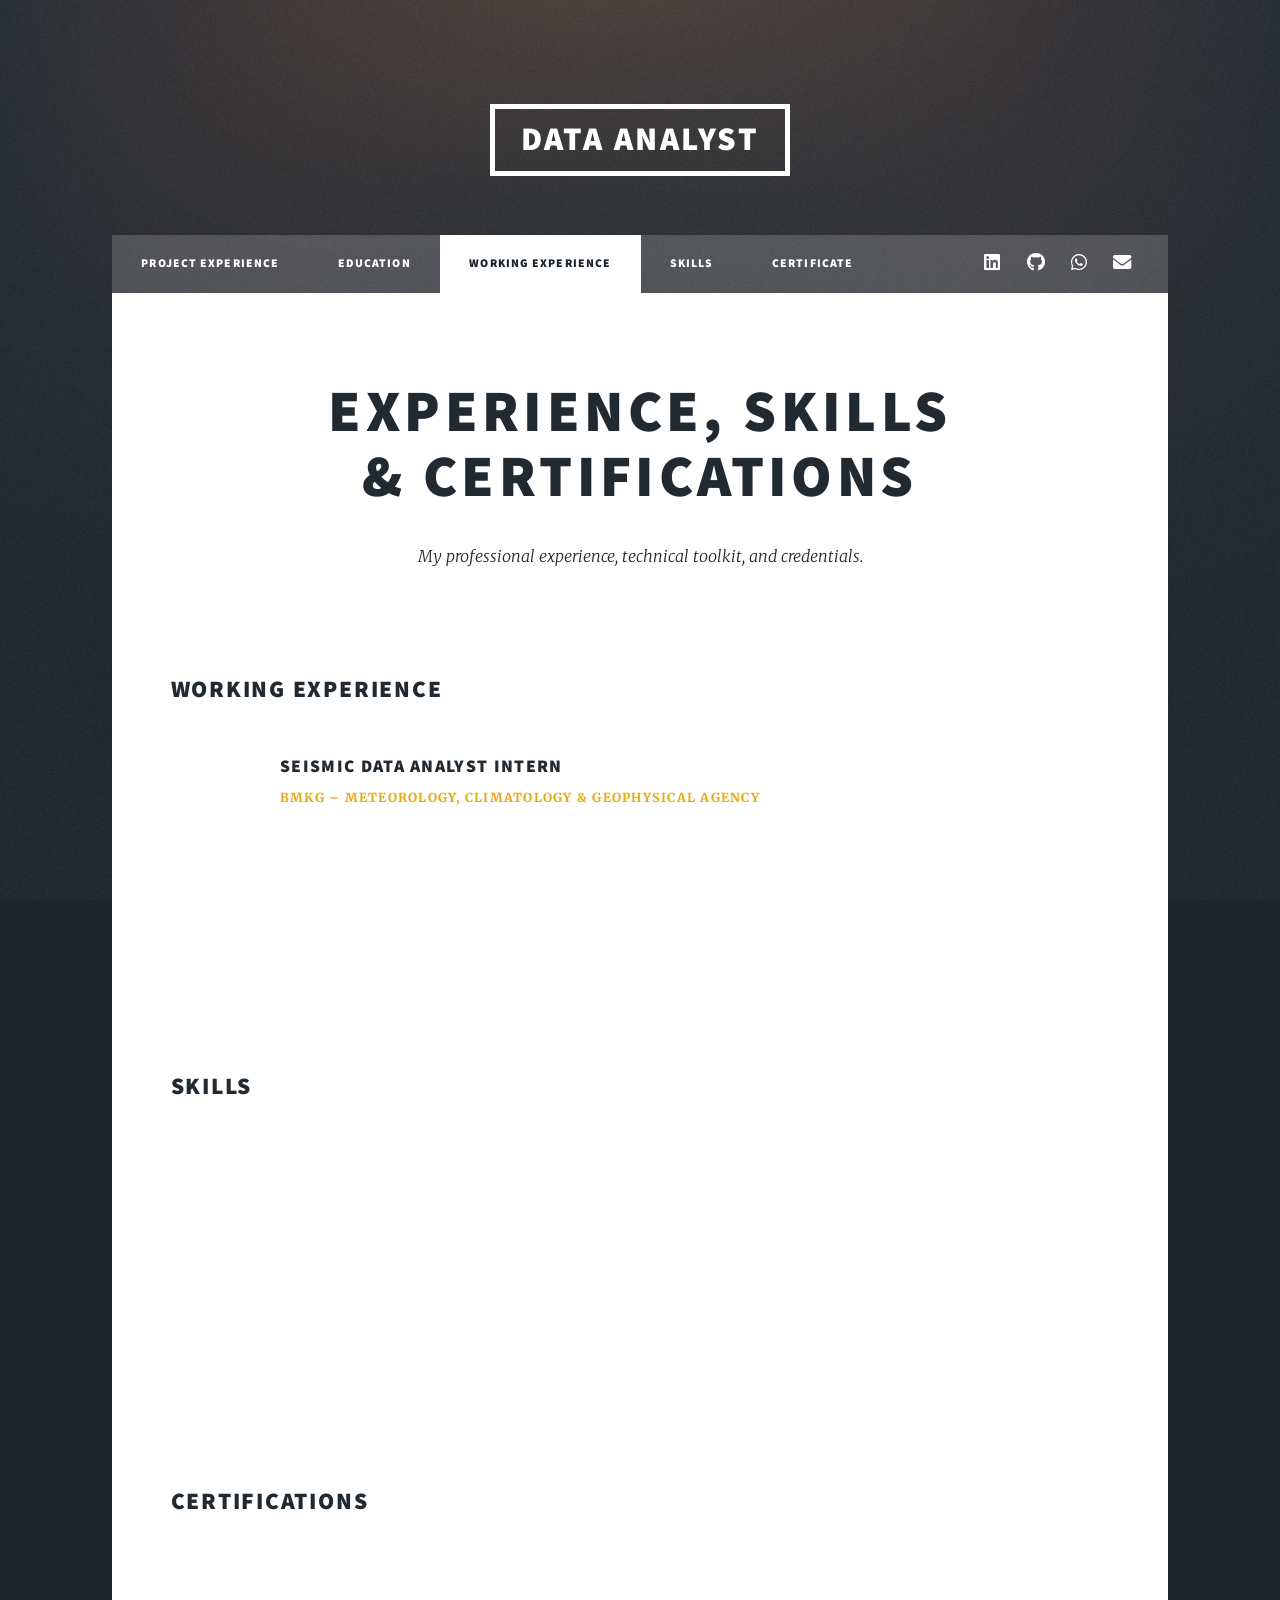
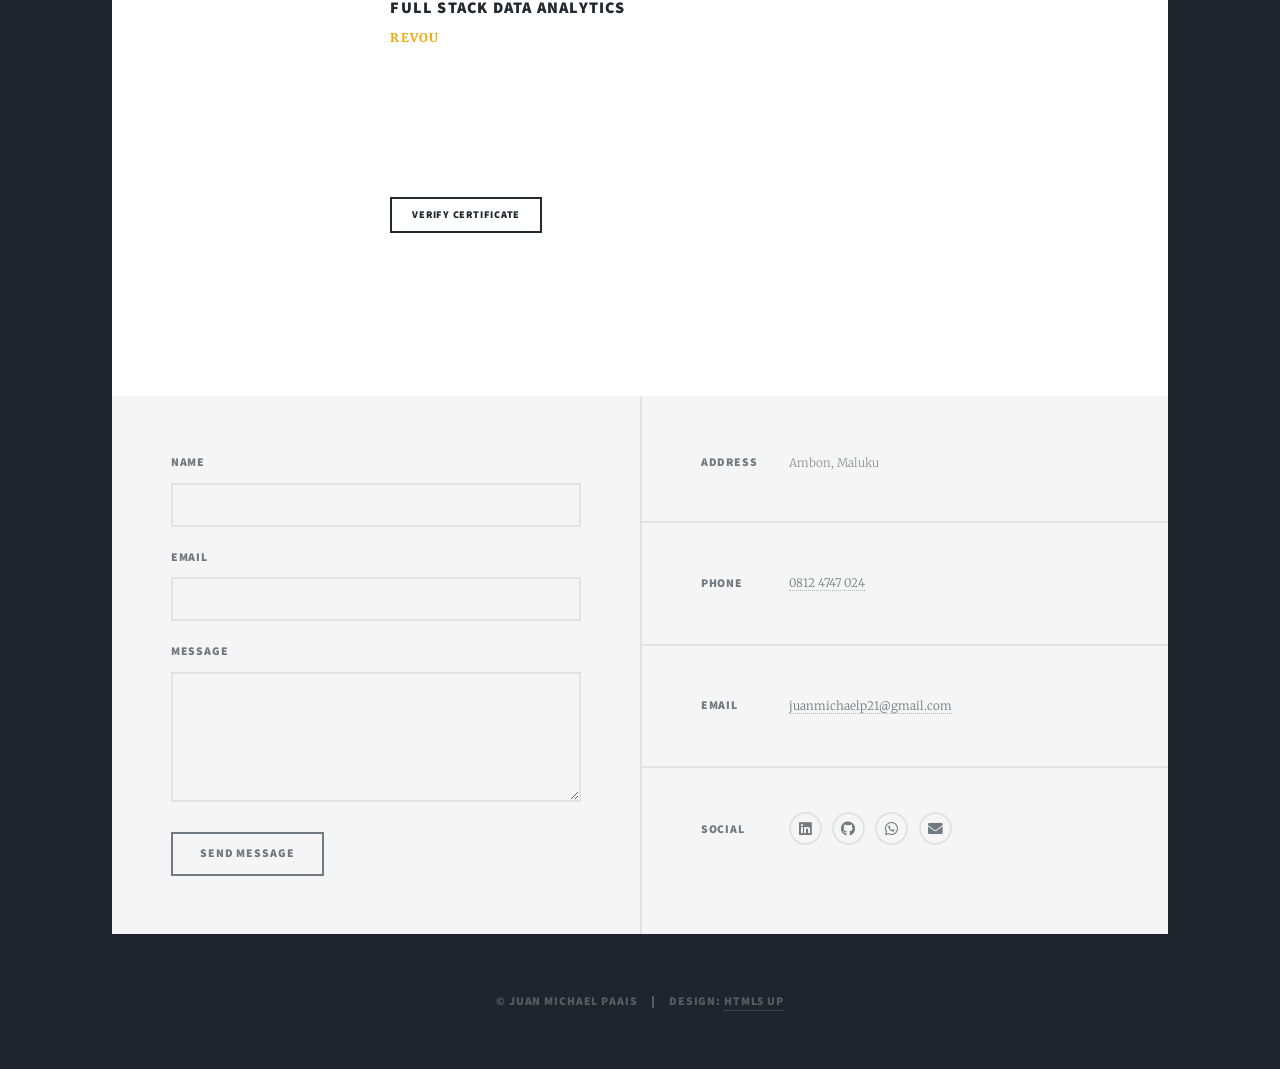
<file: elements.html>
<!DOCTYPE HTML>
<!--
	Massively by HTML5 UP
	html5up.net | @ajlkn
	Free for personal and commercial use under the CCA 3.0 license (html5up.net/license)
-->
<html>
	<head>
		<title>Experience & Skills – Juan Michael Portfolio</title>
		<meta charset="utf-8" />
		<meta name="viewport" content="width=device-width, initial-scale=1, user-scalable=no" />
		<link rel="stylesheet" href="assets/css/main.css" />
		<noscript><link rel="stylesheet" href="assets/css/noscript.css" /></noscript>
		<style>

			/* ── Section divider ── */
			.page-section {
				padding: 3em 0;
				border-bottom: solid 1px rgba(255,255,255,0.125);
			}
			.page-section:last-of-type { border-bottom: none; }
			.page-section h2 {
				font-size: 1.6em;
				margin-bottom: 1.5em;
				padding-bottom: 0.5em;
				border-bottom: solid 2px rgba(255,255,255,0.1);
			}

			/* ── Experience timeline ── */
			.exp-item {
				display: flex;
				gap: 2em;
				align-items: flex-start;
				margin-bottom: 2em;
			}
			.exp-item:last-of-type { margin-bottom: 0; }

			/* IMAGE SLOT for company logo
			   ──────────────────────────────
			   To add your BMKG logo in VS Code:
			   1. Copy image into  images/  folder
			      e.g. images/bmkg-logo.png
			   2. Delete the placeholder text inside .exp-logo
			   3. Replace with:
			      <img src="images/bmkg-logo.png" alt="BMKG" />
			   ────────────────────────────── */
			.exp-logo {
				flex-shrink: 0;
				width: 80px;
				height: 80px;
				border-radius: 6px;
				border: 2px dashed rgba(255,255,255,0.2);
				display: flex;
				align-items: center;
				justify-content: center;
				text-align: center;
				font-size: 0.55em;
				color: rgba(255,255,255,0.25);
				text-transform: uppercase;
				letter-spacing: 0.1em;
				line-height: 1.6;
				overflow: hidden;
			}
			.exp-logo img {
				width: 100%;
				height: 100%;
				object-fit: contain;
				display: block;
			}
			.exp-body { flex: 1; }
			.exp-body h3 { font-size: 1.2em; margin: 0 0 0.15em 0; }
			.exp-company {
				display: block;
				font-size: 0.85em;
				font-weight: 700;
				text-transform: uppercase;
				letter-spacing: 0.1em;
				color: #f0a500;
				margin-bottom: 0.2em;
			}
			.exp-period {
				display: block;
				font-size: 0.72em;
				color: rgba(255,255,255,0.3);
				font-style: italic;
				margin-bottom: 0.9em;
			}
			.exp-body ul {
				padding-left: 1.2em;
				margin: 0;
			}
			.exp-body ul li {
				font-size: 0.88em;
				line-height: 1.75;
				color: rgba(255,255,255,0.7);
				margin-bottom: 0.4em;
			}

			/* ── Skills grid ── */
			.skills-grid {
				display: grid;
				grid-template-columns: repeat(auto-fit, minmax(220px, 1fr));
				gap: 1.5em;
			}
			.skill-group h4 {
				font-size: 0.8em;
				text-transform: uppercase;
				letter-spacing: 0.12em;
				color: rgba(255,255,255,0.35);
				margin-bottom: 0.8em;
				border-bottom: 1px solid rgba(255,255,255,0.08);
				padding-bottom: 0.4em;
			}
			.skill-tags {
				display: flex;
				flex-wrap: wrap;
				gap: 0.5em;
			}
			.skill-tag {
				display: inline-block;
				border: solid 1px rgba(255,255,255,0.15);
				border-radius: 4px;
				padding: 0.3em 0.8em;
				font-size: 0.78em;
				color: rgba(255,255,255,0.65);
				transition: border-color 0.2s, color 0.2s;
			}
			.skill-tag:hover {
				border-color: #f0a500;
				color: #f0a500;
			}

			/* ── Certificate card ── */
			.cert-card {
				display: flex;
				gap: 2em;
				align-items: flex-start;
				padding: 2em;
				border: solid 1px rgba(255,255,255,0.1);
				border-radius: 6px;
				margin-bottom: 1.5em;
			}
			.cert-card:last-of-type { margin-bottom: 0; }

			/* IMAGE SLOT for certificate image
			   ──────────────────────────────────
			   To add your certificate image in VS Code:
			   1. Copy image into  images/  folder
			      e.g. images/revou-cert.jpg
			   2. Delete the placeholder text inside .cert-thumb
			   3. Replace with:
			      <img src="images/revou-cert.jpg" alt="RevoU Certificate" />
			   ────────────────────────────────── */
			.cert-thumb {
				flex-shrink: 0;
				width: 160px;
				height: 110px;
				border-radius: 5px;
				border: 2px dashed rgba(255,255,255,0.2);
				display: flex;
				align-items: center;
				justify-content: center;
				text-align: center;
				font-size: 0.6em;
				color: rgba(255,255,255,0.25);
				text-transform: uppercase;
				letter-spacing: 0.1em;
				line-height: 1.6;
				overflow: hidden;
			}
			.cert-thumb img {
				width: 100%;
				height: 100%;
				object-fit: cover;
				display: block;
			}
			.cert-info { flex: 1; }
			.cert-info h3 { font-size: 1.1em; margin: 0 0 0.2em 0; }
			.cert-issuer {
				display: block;
				font-size: 0.82em;
				font-weight: 700;
				text-transform: uppercase;
				letter-spacing: 0.1em;
				color: #f0a500;
				margin-bottom: 0.2em;
			}
			.cert-date {
				display: block;
				font-size: 0.72em;
				color: rgba(255,255,255,0.3);
				font-style: italic;
				margin-bottom: 0.8em;
			}
			.cert-id {
				font-size: 0.72em;
				color: rgba(255,255,255,0.25);
				margin-bottom: 1em;
				display: block;
			}

			@media screen and (max-width: 600px) {
				.exp-item { flex-direction: column; }
				.exp-logo { width: 60px; height: 60px; }
				.cert-card { flex-direction: column; }
				.cert-thumb { width: 100%; height: 160px; }
			}

		</style>
	</head>
	<body class="is-preload">

		<!-- Wrapper -->
		<div id="wrapper">

			<!-- Header -->
			<header id="header">
				<a href="index.html" class="logo">Data Analyst</a>
			</header>

			<!-- Nav -->
			<nav id="nav">
				<ul class="links">
					<li><a href="index.html">Project Experience</a></li>
					<li><a href="generic.html">Education</a></li>
					<li class="active"><a href="elements.html">Working Experience</a></li>
					<li><a href="elements.html">Skills</a></li>
					<li><a href="elements.html">Certificate</a></li>
				</ul>
				<ul class="icons">
					<li><a href="http://www.linkedin.com/in/juan-michael-376244231" class="icon brands alt fa-linkedin"><span class="label">Linkedin</span></a></li>
					<li><a href="https://github.com/JuanMichael-ind" class="icon brands alt fa-github"><span class="label">GitHub</span></a></li>
					<li><a href="https://wa.me/628124747024" class="icon brands alt fa-whatsapp"><span class="label">WhatsApp</span></a></li>
					<li><a href="mailto:juanmichaelp21@gmail.com" class="icon solid alt fa-envelope"><span class="label">Email</span></a></li>
				</ul>
			</nav>

			<!-- Main -->
			<div id="main">
				<article class="post">

					<header class="major">
						<h1>Experience, Skills<br />&amp; Certifications</h1>
						<p>My professional experience, technical toolkit, and credentials.</p>
					</header>

					<!-- ═══════════════════════════════════
					     WORKING EXPERIENCE
					═══════════════════════════════════ -->
					<div class="page-section">
						<h2>Working Experience</h2>

						<div class="exp-item">

							<div class="exp-logo">
								<!-- IMAGE SLOT: BMKG Logo
								     Delete this text and paste:
								     <img src="images/bmkg-logo.png" alt="BMKG" /> -->
								BMKG<br/>Logo<br/>Here
							</div>

							<div class="exp-body">
								<h3>Seismic Data Analyst Intern</h3>
								<span class="exp-company">BMKG – Meteorology, Climatology &amp; Geophysical Agency</span>
								<span class="exp-period">Jul 2022 – Aug 2022</span>
								<ul>
									<li>Monitored real-time seismic data through the InaTEWS network, assisting in the detection of more than 5 seismic events.</li>
									<li>Processed raw seismic waveforms using SeisComP3 to determine earthquake magnitude and epicenter locations, ensuring data accuracy exceeding 95%.</li>
									<li>Analyzed 45 days of climate and seismic datasets to identify patterns in local seismicity and rainfall intensity.</li>
									<li>Collaborated with senior geophysicists to maintain and calibrate broadband seismometers, sustaining 95% data accuracy.</li>
								</ul>
							</div>

						</div>
					</div>

					<!-- ═══════════════════════════════════
					     SKILLS
					═══════════════════════════════════ -->
					<div class="page-section">
						<h2>Skills</h2>
						<div class="skills-grid">

							<div class="skill-group">
								<h4>Languages &amp; Querying</h4>
								<div class="skill-tags">
									<span class="skill-tag">Python</span>
									<span class="skill-tag">SQL</span>
									<span class="skill-tag">Pandas</span>
									<span class="skill-tag">NumPy</span>
								</div>
							</div>

							<div class="skill-group">
								<h4>Visualization &amp; BI</h4>
								<div class="skill-tags">
									<span class="skill-tag">Power BI</span>
									<span class="skill-tag">Tableau</span>
									<span class="skill-tag">Matplotlib</span>
									<span class="skill-tag">Seaborn</span>
								</div>
							</div>

							<div class="skill-group">
								<h4>Analytics &amp; Modeling</h4>
								<div class="skill-tags">
									<span class="skill-tag">K-Means Clustering</span>
									<span class="skill-tag">Statistical Modeling</span>
									<span class="skill-tag">EDA</span>
									<span class="skill-tag">A/B Testing</span>
									<span class="skill-tag">Hypothesis Testing</span>
								</div>
							</div>

							<div class="skill-group">
								<h4>Tools</h4>
								<div class="skill-tags">
									<span class="skill-tag">Excel</span>
									<span class="skill-tag">Google Sheets</span>
									<span class="skill-tag">SeisComP3</span>
								</div>
							</div>

							<div class="skill-group">
								<h4>Soft Skills</h4>
								<div class="skill-tags">
									<span class="skill-tag">Critical Thinking</span>
									<span class="skill-tag">Communication</span>
									<span class="skill-tag">Problem Solving</span>
									<span class="skill-tag">Teamwork</span>
									<span class="skill-tag">Adaptability</span>
								</div>
							</div>

						</div>
					</div>

					<!-- ═══════════════════════════════════
					     CERTIFICATES
					═══════════════════════════════════ -->
					<div class="page-section">
						<h2>Certifications</h2>

						<div class="cert-card">

							<div class="cert-thumb">
								<!-- IMAGE SLOT: Certificate Image
								     Delete this text and paste:
								     <img src="images/revou-cert.jpg" alt="RevoU Certificate" /> -->
								Certificate<br/>Image<br/>Here
							</div>

							<div class="cert-info">
								<h3>Full Stack Data Analytics</h3>
								<span class="cert-issuer">RevoU</span>
								<span class="cert-date">Issued: March 6, 2026</span>
								<span class="cert-id">No: FSDA-2026-03-40828339809 &nbsp;·&nbsp; Batch 13</span>
								<p style="font-size:0.85em; color:rgba(255,255,255,0.6); margin-bottom:1em;">
									Awarded upon successful completion of a 14-week full-stack data analytics
									program — all 5 modules passed: Business Problems, Statistics, SQL,
									Python, and Data Visualization.
								</p>
								<ul class="actions">
									<li>
										<a href="https://certificates.revou.tech/?id=FSDA-2026-03-40828339809&name=Juan%20Michael"
										   target="_blank" class="button small">
											Verify Certificate
										</a>
									</li>
								</ul>
							</div>

						</div>
					</div>

				</article>
			</div>

			<!-- Footer -->
			<footer id="footer">
				<section>
					<form method="post" action="#">
						<div class="fields">
							<div class="field">
								<label for="name">Name</label>
								<input type="text" name="name" id="name" />
							</div>
							<div class="field">
								<label for="email">Email</label>
								<input type="text" name="email" id="email" />
							</div>
							<div class="field">
								<label for="message">Message</label>
								<textarea name="message" id="message" rows="3"></textarea>
							</div>
						</div>
						<ul class="actions">
							<li><input type="submit" value="Send Message" /></li>
						</ul>
					</form>
				</section>
				<section class="split contact">
					<section class="alt">
						<h3>Address</h3>
						<p>Ambon, Maluku</p>
					</section>
					<section>
						<h3>Phone</h3>
						<p><a href="https://wa.me/628124747024">0812 4747 024</a></p>
					</section>
					<section>
						<h3>Email</h3>
						<p><a href="mailto:juanmichaelp21@gmail.com">juanmichaelp21@gmail.com</a></p>
					</section>
					<section>
						<h3>Social</h3>
						<ul class="icons alt">
							<li><a href="http://www.linkedin.com/in/juan-michael-376244231" class="icon brands alt fa-linkedin"><span class="label">Linkedin</span></a></li>
							<li><a href="https://github.com/JuanMichael-ind" class="icon brands alt fa-github"><span class="label">GitHub</span></a></li>
							<li><a href="https://wa.me/628124747024" class="icon brands alt fa-whatsapp"><span class="label">WhatsApp</span></a></li>
							<li><a href="mailto:juanmichaelp21@gmail.com" class="icon solid alt fa-envelope"><span class="label">Email</span></a></li>
						</ul>
					</section>
				</section>
			</footer>

			<!-- Copyright -->
			<div id="copyright">
				<ul><li>&copy; Juan Michael Paais</li><li>Design: <a href="https://html5up.net">HTML5 UP</a></li></ul>
			</div>

		</div>

		<!-- Scripts -->
		<script src="assets/js/jquery.min.js"></script>
		<script src="assets/js/jquery.scrollex.min.js"></script>
		<script src="assets/js/jquery.scrolly.min.js"></script>
		<script src="assets/js/browser.min.js"></script>
		<script src="assets/js/breakpoints.min.js"></script>
		<script src="assets/js/util.js"></script>
		<script src="assets/js/main.js"></script>

	</body>
</html>
</file>
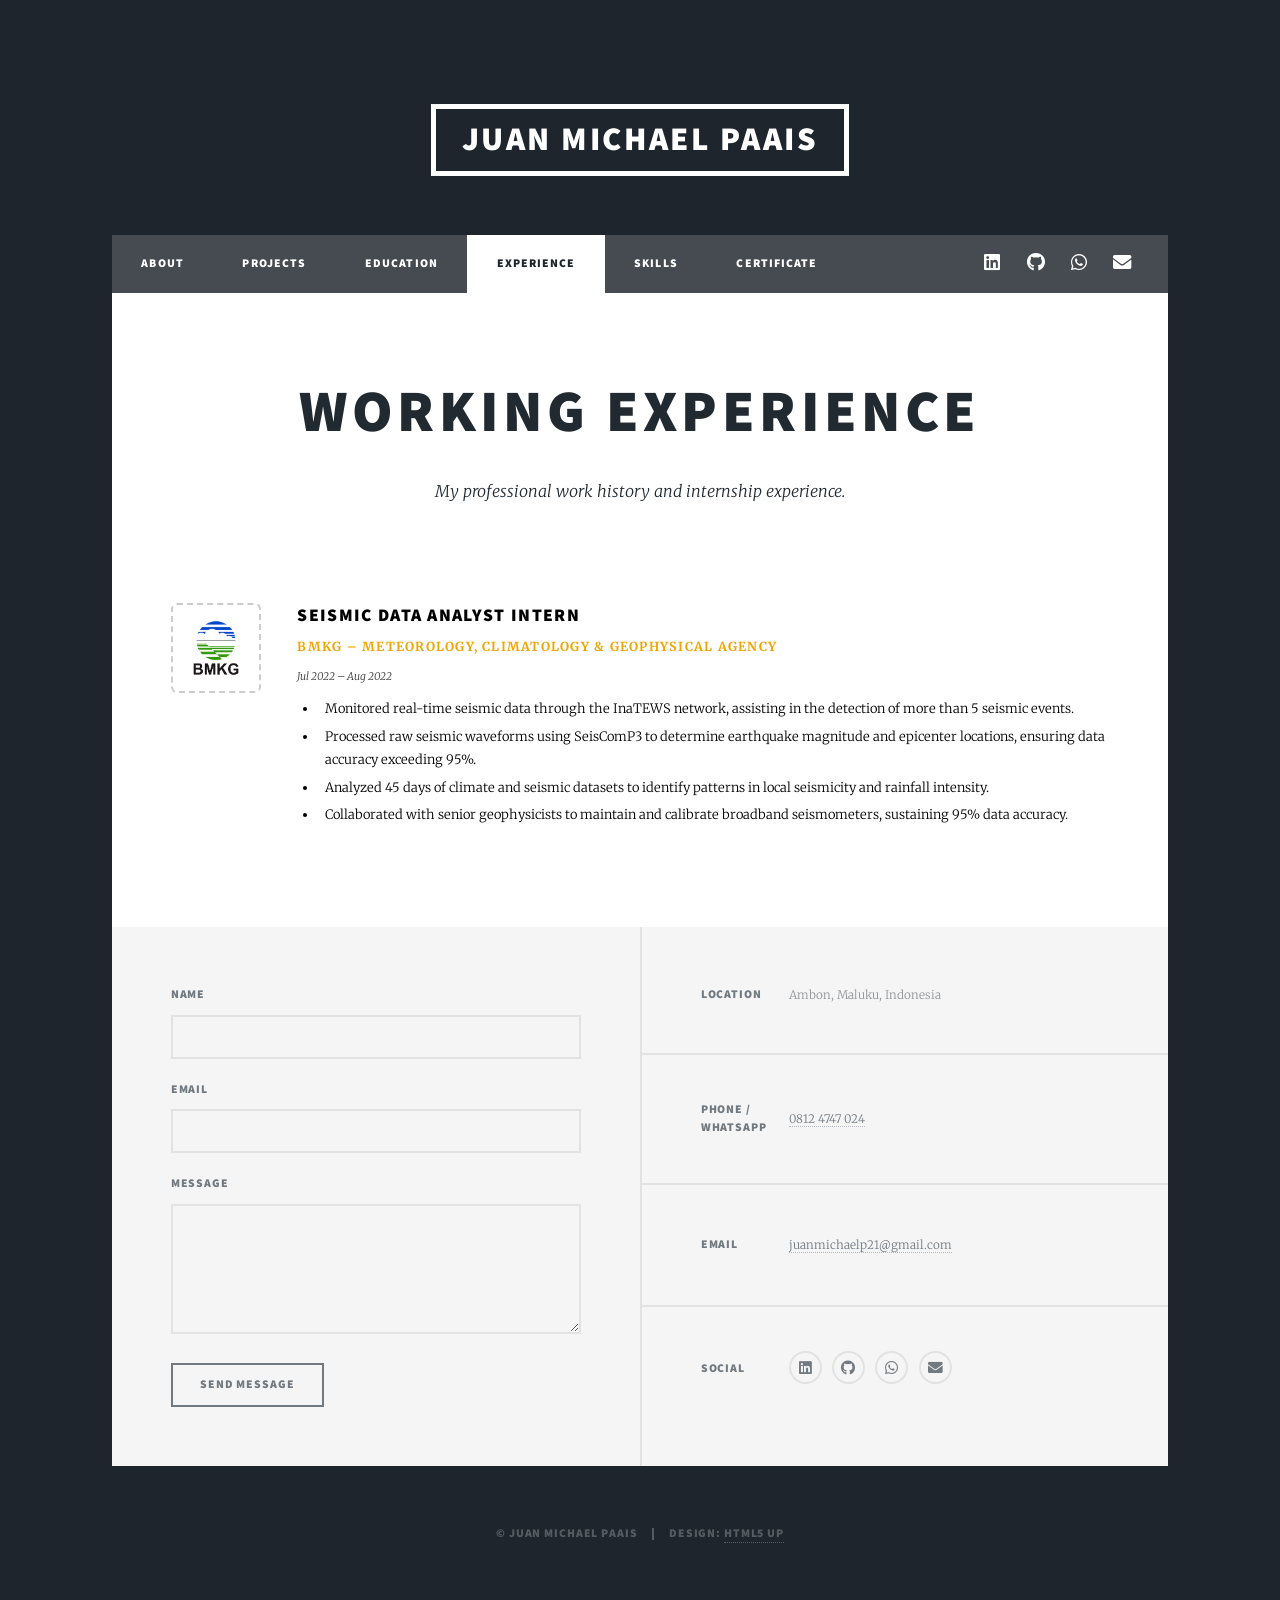
<file: experience.html>
<!DOCTYPE HTML>
<html>
<head>
    <title>Experience – Juan Michael Paais</title>
    <meta charset="utf-8" />
    <meta name="viewport" content="width=device-width, initial-scale=1, user-scalable=no" />
    <link rel="stylesheet" href="assets/css/main.css" />
    <noscript><link rel="stylesheet" href="assets/css/noscript.css" /></noscript>
    <style>
    .exp-card {
        display:flex; gap:2.5em; align-items:flex-start;
        padding:2.5em 0; border-bottom:solid 1px rgba(255,255,255,0.125);
    }
    .exp-card:last-of-type { border-bottom:none; }
    /* IMAGE SLOT — how to add logo:
       1. Save image to images/ e.g. images/bmkg-logo.png
       2. Delete placeholder text
       3. Add: <img src="images/bmkg-logo.png" alt="BMKG" />  */
    .exp-logo {
        flex-shrink:0; width:90px; height:90px;
        border-radius:6px; border:2px dashed rgba(0,0,0,0.2);
        display:flex; align-items:center; justify-content:center;
        text-align:center; font-size:0.55em; color:rgba(0,0,0,0.4);
        text-transform:uppercase; letter-spacing:0.1em; line-height:1.6; overflow:hidden;
    }
    .exp-logo img { width:100%; height:100%; object-fit:contain; display:block; }
    .exp-body { flex:1; }
    .exp-body h3 { font-size:1.2em; margin:0 0 0.15em 0; color:#000000; }
    .exp-company { display:block; font-size:0.85em; font-weight:700;
        text-transform:uppercase; letter-spacing:0.1em; color:#f0a500; margin-bottom:0.2em; }
    .exp-period { display:block; font-size:0.72em; color:#333333;
        font-style:italic; margin-bottom:0.9em; }
    .exp-body ul { padding-left:1.4em; margin:0; }
    .exp-body ul li { font-size:0.88em; line-height:1.75;
        color:#000000; margin-bottom:0.4em; }
    @media screen and (max-width:600px) {
        .exp-card { flex-direction:column; }
        .exp-logo { width:64px; height:64px; }
    }
</style>
</head>
<body class="is-preload">
<div id="wrapper">
    <header id="header"><a href="index.html" class="logo">Juan Michael Paais</a></header>
        <nav id="nav">
        <ul class="links">
            <li><a href="about.html">About</a></li>
            <li><a href="index.html">Projects</a></li>
            <li><a href="education.html">Education</a></li>
            <li class="active"><a href="experience.html">Experience</a></li>
            <li><a href="skills.html">Skills</a></li>
            <li><a href="certificate.html">Certificate</a></li>
        </ul>
        <ul class="icons">
            <li><a href="http://www.linkedin.com/in/juan-michael-376244231" class="icon brands alt fa-linkedin"><span class="label">LinkedIn</span></a></li>
            <li><a href="https://github.com/JuanMichael-ind" class="icon brands alt fa-github"><span class="label">GitHub</span></a></li>
            <li><a href="https://wa.me/628124747024" class="icon brands alt fa-whatsapp"><span class="label">WhatsApp</span></a></li>
            <li><a href="mailto:juanmichaelp21@gmail.com" class="icon solid alt fa-envelope"><span class="label">Email</span></a></li>
        </ul>
    </nav>
    <div id="main">
        <section class="post">
            <header class="major">
                <h1>Working Experience</h1>
                <p>My professional work history and internship experience.</p>
            </header>

            <div class="exp-card">
                <div class="exp-logo">
                    <!-- IMAGE SLOT — BMKG Logo
                         1. Copy image to images/ e.g. images/bmkg-logo.png
                         2. Delete the text below
                         3. Paste: <img src="images/bmkg-logo.png" alt="BMKG" /> -->
                  <img src="images/bmkg.png" alt="BMKG" />  
                </div>
                <div class="exp-body">
                    <h3>Seismic Data Analyst Intern</h3>
                    <span class="exp-company">BMKG – Meteorology, Climatology &amp; Geophysical Agency</span>
                    <span class="exp-period">Jul 2022 – Aug 2022</span>
                    <ul>
                        <li>Monitored real-time seismic data through the InaTEWS network, assisting in the detection of more than 5 seismic events.</li>
                        <li>Processed raw seismic waveforms using SeisComP3 to determine earthquake magnitude and epicenter locations, ensuring data accuracy exceeding 95%.</li>
                        <li>Analyzed 45 days of climate and seismic datasets to identify patterns in local seismicity and rainfall intensity.</li>
                        <li>Collaborated with senior geophysicists to maintain and calibrate broadband seismometers, sustaining 95% data accuracy.</li>
                    </ul>
                </div>
            </div>

        </section>
    </div>
        <footer id="footer">
        <section>
            <form method="post" action="#">
                <div class="fields">
                    <div class="field"><label for="name">Name</label><input type="text" name="name" id="name" /></div>
                    <div class="field"><label for="email">Email</label><input type="text" name="email" id="email" /></div>
                    <div class="field"><label for="message">Message</label><textarea name="message" id="message" rows="3"></textarea></div>
                </div>
                <ul class="actions"><li><input type="submit" value="Send Message" /></li></ul>
            </form>
        </section>
        <section class="split contact">
            <section class="alt"><h3>Location</h3><p>Ambon, Maluku, Indonesia</p></section>
            <section><h3>Phone / WhatsApp</h3><p><a href="https://wa.me/628124747024">0812 4747 024</a></p></section>
            <section><h3>Email</h3><p><a href="mailto:juanmichaelp21@gmail.com">juanmichaelp21@gmail.com</a></p></section>
            <section>
                <h3>Social</h3>
                <ul class="icons alt">
                    <li><a href="http://www.linkedin.com/in/juan-michael-376244231" class="icon brands alt fa-linkedin"><span class="label">LinkedIn</span></a></li>
                    <li><a href="https://github.com/JuanMichael-ind" class="icon brands alt fa-github"><span class="label">GitHub</span></a></li>
                    <li><a href="https://wa.me/628124747024" class="icon brands alt fa-whatsapp"><span class="label">WhatsApp</span></a></li>
                    <li><a href="mailto:juanmichaelp21@gmail.com" class="icon solid alt fa-envelope"><span class="label">Email</span></a></li>
                </ul>
            </section>
        </section>
    </footer>
    <div id="copyright">
        <ul><li>&copy; Juan Michael Paais</li><li>Design: <a href="https://html5up.net">HTML5 UP</a></li></ul>
    </div>
</div>
<script data-cfasync="false" ></script><script src="as
</file>
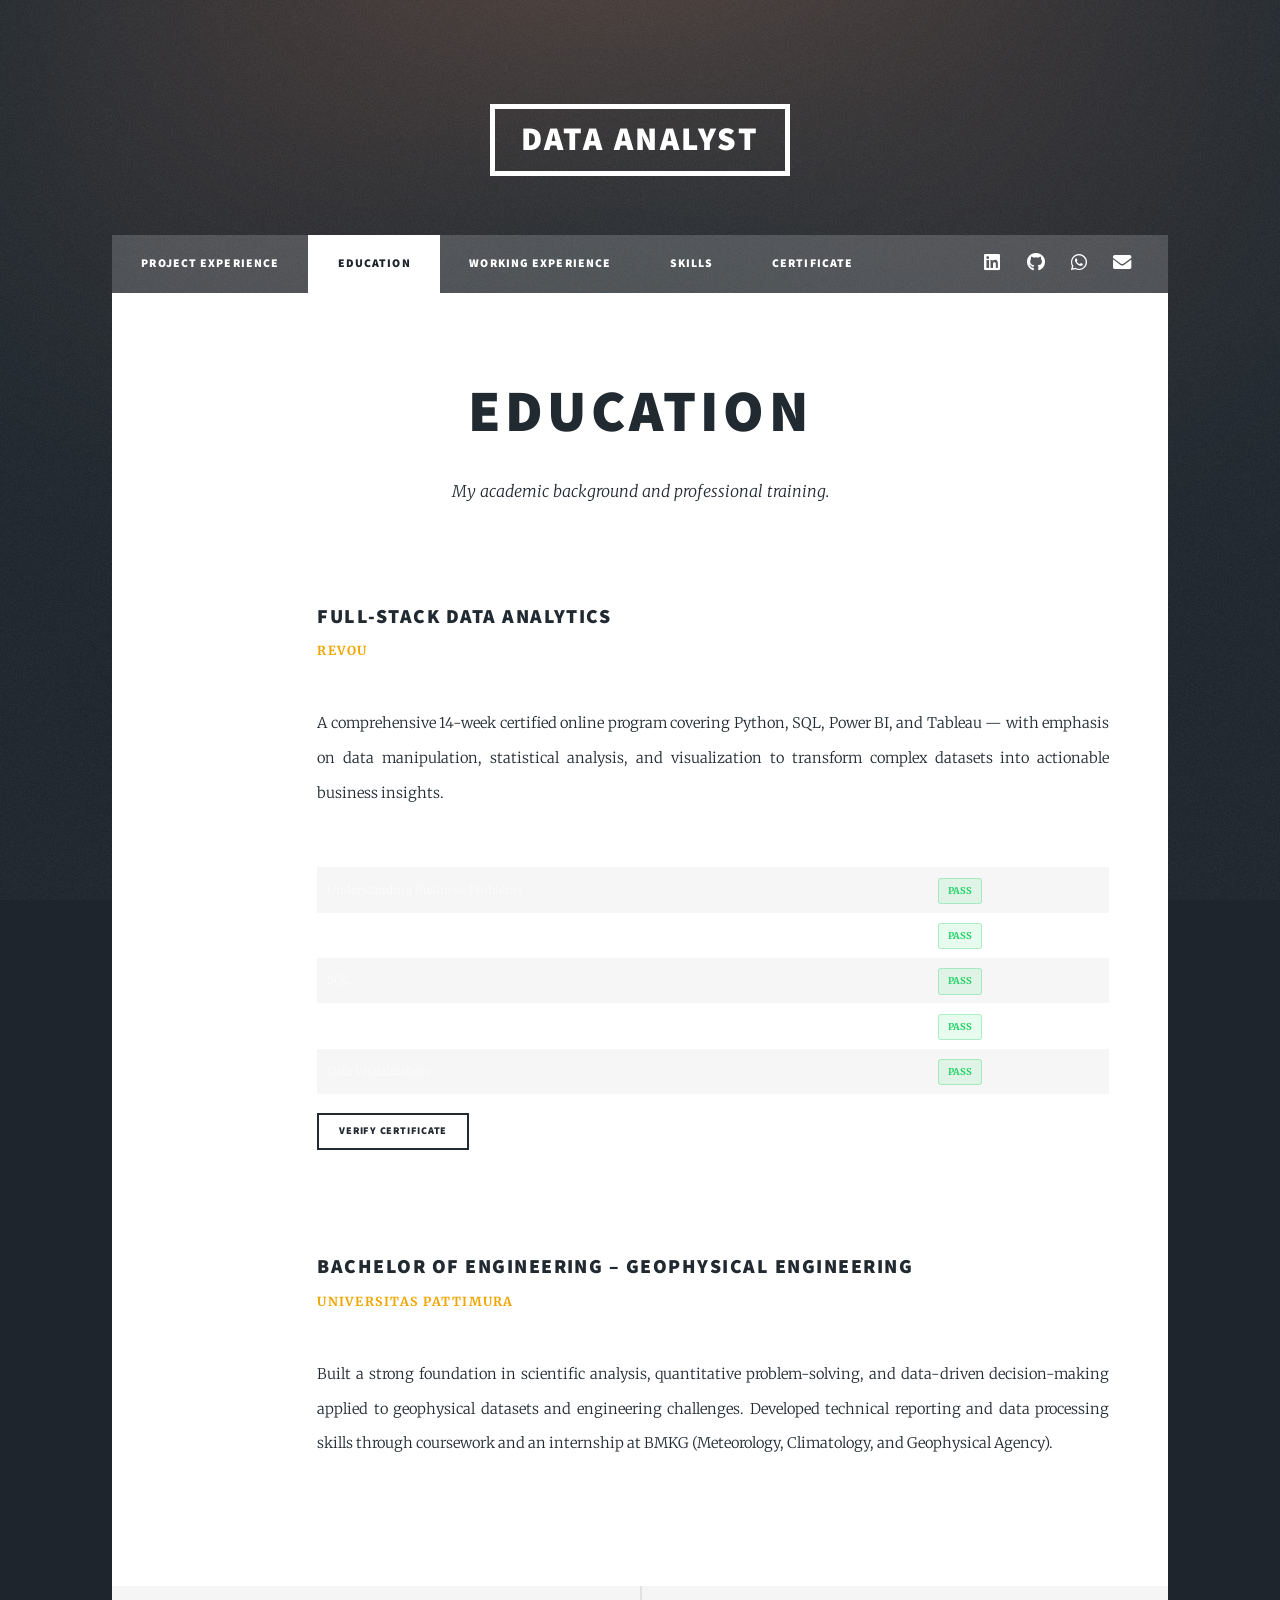
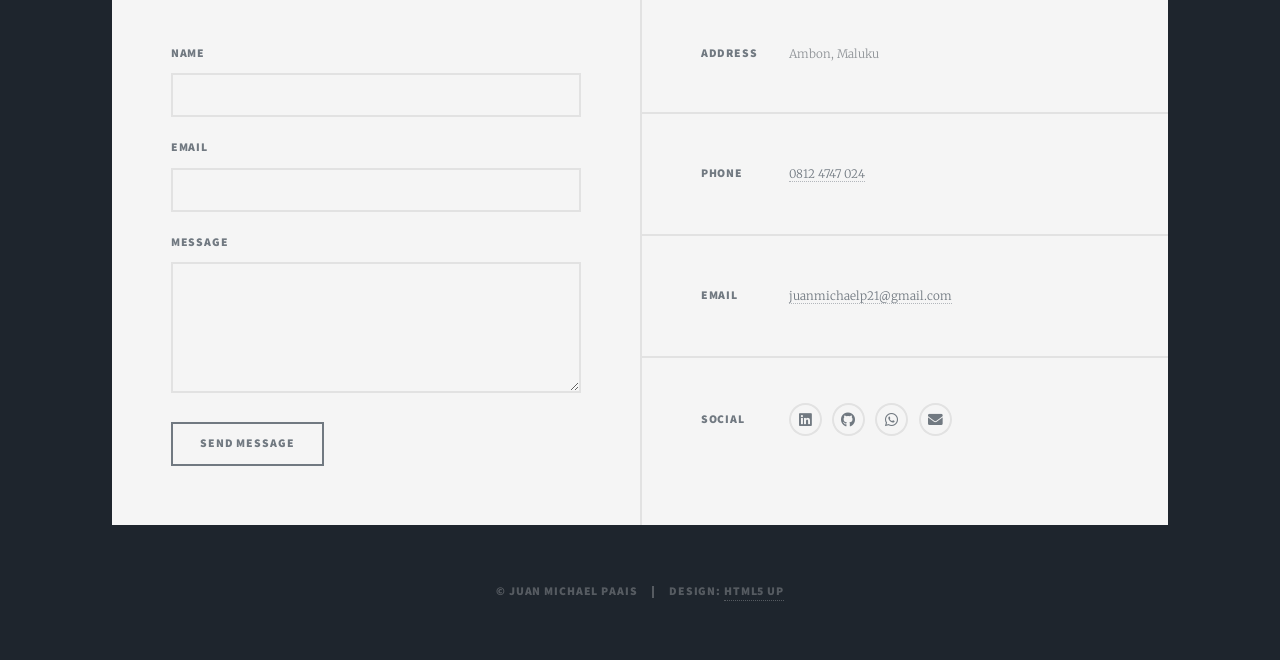
<file: generic.html>
<!DOCTYPE HTML>
<!--
	Massively by HTML5 UP
	html5up.net | @ajlkn
	Free for personal and commercial use under the CCA 3.0 license (html5up.net/license)
-->
<html>
	<head>
		<title>Education – Juan Michael Portfolio</title>
		<meta charset="utf-8" />
		<meta name="viewport" content="width=device-width, initial-scale=1, user-scalable=no" />
		<link rel="stylesheet" href="assets/css/main.css" />
		<noscript><link rel="stylesheet" href="assets/css/noscript.css" /></noscript>
		<style>
			.edu-card {
				display: flex;
				gap: 2.5em;
				align-items: flex-start;
				padding: 2.5em 0;
				border-bottom: solid 1px rgba(255,255,255,0.125);
			}
			.edu-card:last-of-type { border-bottom: none; }

			/* IMAGE SLOT
			   ─────────────────────────────────────────
			   To add your logo in VS Code:
			   1. Copy image into  images/  folder
			      e.g. images/revou-logo.png
			   2. Delete the placeholder text inside .edu-logo
			   3. Replace with:
			      <img src="images/revou-logo.png" alt="RevoU" />
			   ───────────────────────────────────────── */
			.edu-logo {
				flex-shrink: 0;
				width: 110px;
				height: 110px;
				border-radius: 6px;
				border: 2px dashed rgba(255,255,255,0.2);
				display: flex;
				align-items: center;
				justify-content: center;
				text-align: center;
				font-size: 0.6em;
				color: rgba(255,255,255,0.25);
				text-transform: uppercase;
				letter-spacing: 0.1em;
				line-height: 1.6;
				overflow: hidden;
			}
			.edu-logo img {
				width: 100%;
				height: 100%;
				object-fit: contain;
				display: block;
			}
			.edu-body { flex: 1; }
			.edu-body h3 { font-size: 1.35em; margin: 0 0 0.2em 0; }
			.edu-school {
				display: block;
				font-size: 0.85em;
				font-weight: 700;
				text-transform: uppercase;
				letter-spacing: 0.1em;
				color: #f0a500;
				margin-bottom: 0.25em;
			}
			.edu-period {
				display: block;
				font-size: 0.75em;
				color: rgba(255,255,255,0.3);
				font-style: italic;
				margin-bottom: 1em;
			}
			.module-table {
				width: 100%;
				border-collapse: collapse;
				margin: 1.2em 0 1.5em;
				font-size: 0.8em;
			}
			.module-table thead tr { border-bottom: 2px solid rgba(255,255,255,0.15); }
			.module-table th {
				text-align: left;
				padding: 6px 10px;
				color: rgba(255,255,255,0.35);
				text-transform: uppercase;
				letter-spacing: 0.1em;
				font-size: 0.78em;
			}
			.module-table td {
				padding: 8px 10px;
				border-bottom: 1px solid rgba(255,255,255,0.06);
				color: rgba(255,255,255,0.65);
			}
			.badge-pass {
				display: inline-block;
				background: rgba(34,211,102,0.1);
				border: 1px solid rgba(34,211,102,0.3);
				color: #22d366;
				font-size: 0.8em;
				padding: 1px 9px;
				border-radius: 3px;
				font-weight: 700;
			}
			@media screen and (max-width: 600px) {
				.edu-card { flex-direction: column; }
				.edu-logo { width: 72px; height: 72px; }
			}
		</style>
	</head>
	<body class="is-preload">

		<!-- Wrapper -->
		<div id="wrapper">

			<!-- Header -->
			<header id="header">
				<a href="index.html" class="logo">Data Analyst</a>
			</header>

			<!-- Nav -->
			<nav id="nav">
				<ul class="links">
					<li><a href="index.html">Project Experience</a></li>
					<li class="active"><a href="generic.html">Education</a></li>
					<li><a href="elements.html">Working Experience</a></li>
					<li><a href="elements.html">Skills</a></li>
					<li><a href="elements.html">Certificate</a></li>
				</ul>
				<ul class="icons">
					<li><a href="http://www.linkedin.com/in/juan-michael-376244231" class="icon brands alt fa-linkedin"><span class="label">Linkedin</span></a></li>
					<li><a href="https://github.com/JuanMichael-ind" class="icon brands alt fa-github"><span class="label">GitHub</span></a></li>
					<li><a href="https://wa.me/628124747024" class="icon brands alt fa-whatsapp"><span class="label">WhatsApp</span></a></li>
					<li><a href="mailto:juanmichaelp21@gmail.com" class="icon solid alt fa-envelope"><span class="label">Email</span></a></li>
				</ul>
			</nav>

			<!-- Main -->
			<div id="main">
				<section class="post">

					<header class="major">
						<h1>Education</h1>
						<p>My academic background and professional training.</p>
					</header>

					<!-- REVOU -->
					<div class="edu-card">
						<div class="edu-logo">
							<!-- IMAGE SLOT 1: RevoU Logo
							     Delete this text and paste:
							     <img src="images/revou-logo.png" alt="RevoU" /> -->
							RevoU<br/>Logo<br/>Here
						</div>
						<div class="edu-body">
							<h3>Full-Stack Data Analytics</h3>
							<span class="edu-school">RevoU</span>
							<span class="edu-period">Oct 2025 – Jun 2026 &nbsp;·&nbsp; No: FSDA-2026-03-40828339809</span>
							<p>A comprehensive 14-week certified online program covering Python, SQL, Power BI, and Tableau —
							with emphasis on data manipulation, statistical analysis, and visualization to transform complex
							datasets into actionable business insights.</p>
							<table class="module-table">
								<thead>
									<tr><th>Module</th><th>Result</th></tr>
								</thead>
								<tbody>
									<tr><td>Understanding Business Problems</td><td><span class="badge-pass">PASS</span></td></tr>
									<tr><td>Statistics &amp; Spreadsheet</td><td><span class="badge-pass">PASS</span></td></tr>
									<tr><td>SQL</td><td><span class="badge-pass">PASS</span></td></tr>
									<tr><td>Python for Data Analyst</td><td><span class="badge-pass">PASS</span></td></tr>
									<tr><td>Data Visualization</td><td><span class="badge-pass">PASS</span></td></tr>
								</tbody>
							</table>
							<ul class="actions">
								<li><a href="https://certificates.revou.tech/?id=FSDA-2026-03-40828339809&name=Juan%20Michael" target="_blank" class="button small">Verify Certificate</a></li>
							</ul>
						</div>
					</div>

					<!-- UNIVERSITAS PATTIMURA -->
					<div class="edu-card">
						<div class="edu-logo">
							<!-- IMAGE SLOT 2: Universitas Pattimura Logo
							     Delete this text and paste:
							     <img src="images/unpatti-logo.png" alt="Universitas Pattimura" /> -->
							Unpatti<br/>Logo<br/>Here
						</div>
						<div class="edu-body">
							<h3>Bachelor of Engineering – Geophysical Engineering</h3>
							<span class="edu-school">Universitas Pattimura</span>
							<span class="edu-period">Sep 2018 – Jul 2025 &nbsp;·&nbsp; GPA: 3.24 / 4.00</span>
							<p>Built a strong foundation in scientific analysis, quantitative problem-solving, and
							data-driven decision-making applied to geophysical datasets and engineering challenges.
							Developed technical reporting and data processing skills through coursework and an
							internship at BMKG (Meteorology, Climatology, and Geophysical Agency).</p>
						</div>
					</div>

				</section>
			</div>

			<!-- Footer -->
			<footer id="footer">
				<section>
					<form method="post" action="#">
						<div class="fields">
							<div class="field">
								<label for="name">Name</label>
								<input type="text" name="name" id="name" />
							</div>
							<div class="field">
								<label for="email">Email</label>
								<input type="text" name="email" id="email" />
							</div>
							<div class="field">
								<label for="message">Message</label>
								<textarea name="message" id="message" rows="3"></textarea>
							</div>
						</div>
						<ul class="actions">
							<li><input type="submit" value="Send Message" /></li>
						</ul>
					</form>
				</section>
				<section class="split contact">
					<section class="alt">
						<h3>Address</h3>
						<p>Ambon, Maluku</p>
					</section>
					<section>
						<h3>Phone</h3>
						<p><a href="https://wa.me/628124747024">0812 4747 024</a></p>
					</section>
					<section>
						<h3>Email</h3>
						<p><a href="mailto:juanmichaelp21@gmail.com">juanmichaelp21@gmail.com</a></p>
					</section>
					<section>
						<h3>Social</h3>
						<ul class="icons alt">
							<li><a href="http://www.linkedin.com/in/juan-michael-376244231" class="icon brands alt fa-linkedin"><span class="label">Linkedin</span></a></li>
							<li><a href="https://github.com/JuanMichael-ind" class="icon brands alt fa-github"><span class="label">GitHub</span></a></li>
							<li><a href="https://wa.me/628124747024" class="icon brands alt fa-whatsapp"><span class="label">WhatsApp</span></a></li>
							<li><a href="mailto:juanmichaelp21@gmail.com" class="icon solid alt fa-envelope"><span class="label">Email</span></a></li>
						</ul>
					</section>
				</section>
			</footer>

			<!-- Copyright -->
			<div id="copyright">
				<ul><li>&copy; Juan Michael Paais</li><li>Design: <a href="https://html5up.net">HTML5 UP</a></li></ul>
			</div>

		</div>

		<!-- Scripts -->
		<script src="assets/js/jquery.min.js"></script>
		<script src="assets/js/jquery.scrollex.min.js"></script>
		<script src="assets/js/jquery.scrolly.min.js"></script>
		<script src="assets/js/browser.min.js"></script>
		<script src="assets/js/breakpoints.min.js"></script>
		<script src="assets/js/util.js"></script>
		<script src="assets/js/main.js"></script>

	</body>
</html>
</file>
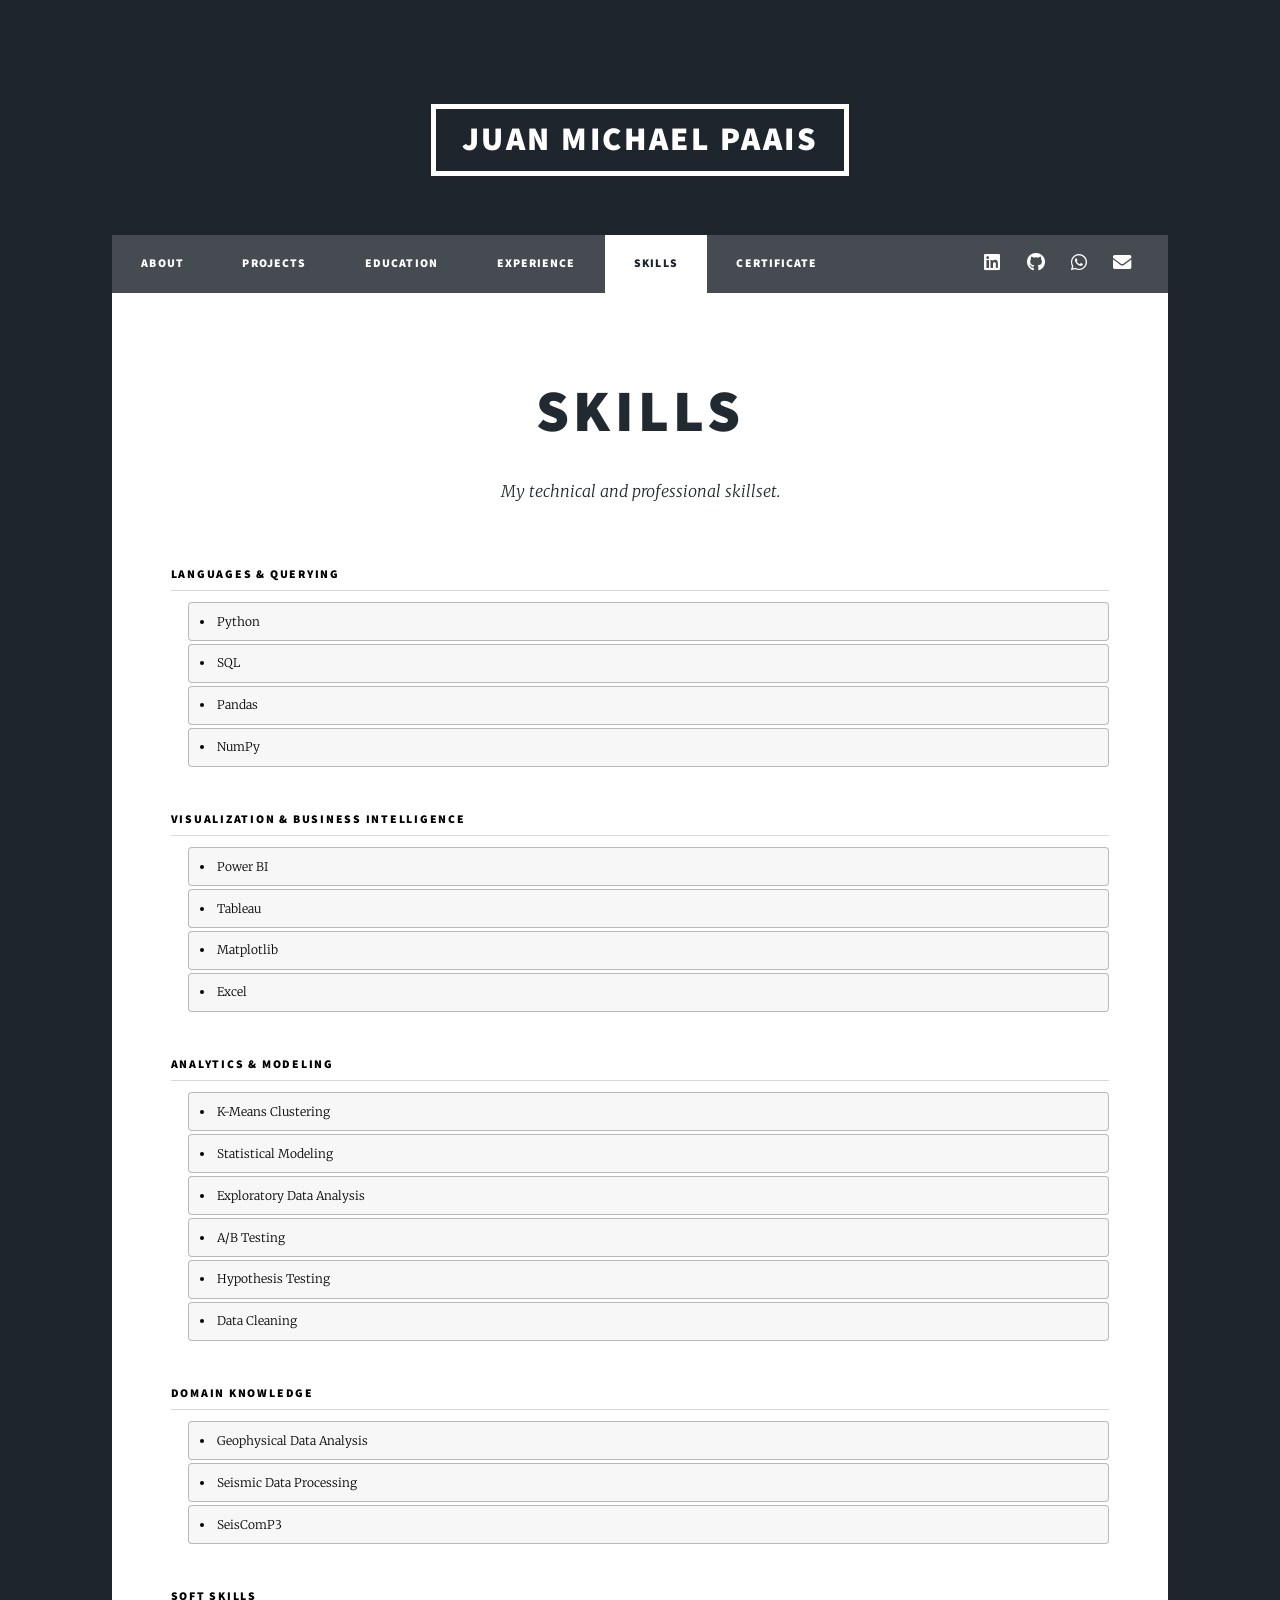
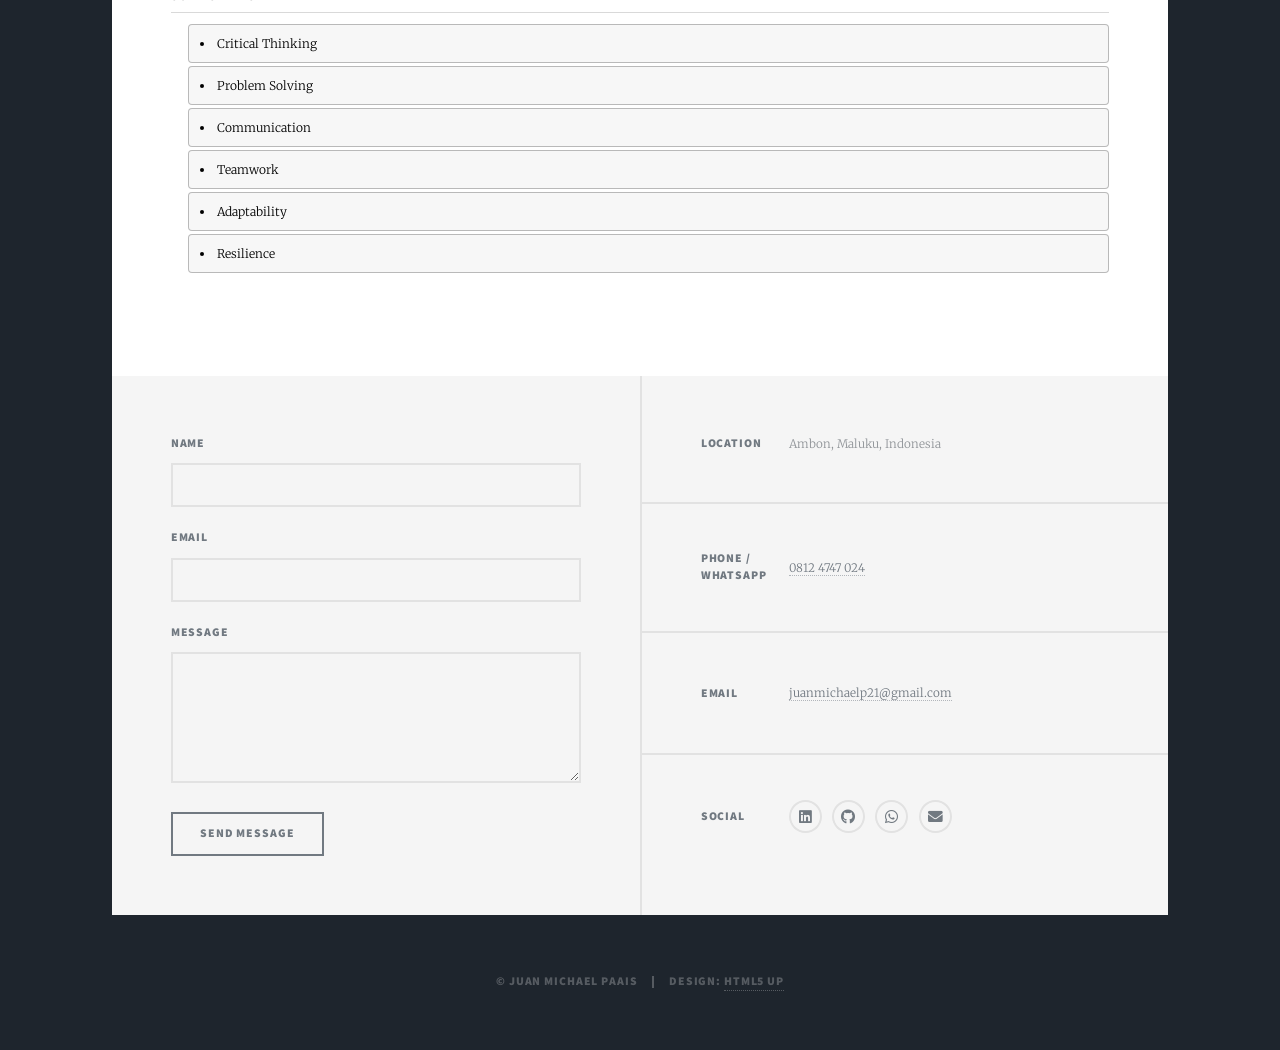
<file: skills.html>
<!DOCTYPE HTML>
<html>
<head>
    <title>Skills – Juan Michael Paais</title>
    <meta charset="utf-8" />
    <meta name="viewport" content="width=device-width, initial-scale=1, user-scalable=no" />
    <link rel="stylesheet" href="assets/css/main.css" />
    <noscript><link rel="stylesheet" href="assets/css/noscript.css" /></noscript>
    <style>
        .skills-section { margin-bottom: 3em; }
        .skills-section h3 {
            font-size: 0.8em; text-transform: uppercase; letter-spacing: 0.15em;
            color: #000000 !important; margin-bottom: 1em;
            border-bottom: 1px solid rgba(0,0,0,0.15); padding-bottom: 0.5em;
        }
        .skill-tags {
            display: block !important;
            padding-left: 1.2em !important;
            margin: 0.8em 0 !important;
            list-style: disc inside !important;
        }
        .skill-tag {
            display: list-item !important;
            margin: 0.25em 0 !important;
            visibility: visible !important;
            opacity: 1 !important;
            border: solid 1px rgba(0,0,0,0.25) !important;
            border-radius: 4px !important;
            padding: 0.35em 0.85em !important;
            font-size: 0.82em !important;
            color: #000000 !important;
            background: rgba(0,0,0,0.03) !important;
            transition: border-color 0.2s, color 0.2s;
            cursor: default;
            position: relative;
            padding-left: 0.9em !important;
            list-style: inherit !important;
        }
        .skill-tag::before {
            content: none;
        }
        .skill-tag:hover {
            border-color: #f0a500 !important;
            color: #f0a500 !important;
        }
    </style>
</head>
<body class="is-preload">
<div id="wrapper">
    <header id="header"><a href="index.html" class="logo">Juan Michael Paais</a></header>
        <nav id="nav">
        <ul class="links">
            <li><a href="about.html">About</a></li>
            <li><a href="index.html">Projects</a></li>
            <li><a href="education.html">Education</a></li>
            <li><a href="experience.html">Experience</a></li>
            <li class="active"><a href="skills.html">Skills</a></li>
            <li><a href="certificate.html">Certificate</a></li>
        </ul>
        <ul class="icons">
            <li><a href="http://www.linkedin.com/in/juan-michael-376244231" class="icon brands alt fa-linkedin"><span class="label">LinkedIn</span></a></li>
            <li><a href="https://github.com/JuanMichael-ind" class="icon brands alt fa-github"><span class="label">GitHub</span></a></li>
            <li><a href="https://wa.me/628124747024" class="icon brands alt fa-whatsapp"><span class="label">WhatsApp</span></a></li>
            <li><a href="mailto:juanmichaelp21@gmail.com" class="icon solid alt fa-envelope"><span class="label">Email</span></a></li>
        </ul>
    </nav>
    <div id="main">
        <section class="post">
            <header class="major">
                <h1>Skills</h1>
                <p>My technical and professional skillset.</p>
            </header>

            <div class="skills-section">
                <h3>Languages &amp; Querying</h3>
                <ul class="skill-tags">
                    <li class="skill-tag">Python</li>
                    <li class="skill-tag">SQL</li>
                    <li class="skill-tag">Pandas</li>
                    <li class="skill-tag">NumPy</li>
                </ul>
            </div>

            <div class="skills-section">
                <h3>Visualization &amp; Business Intelligence</h3>
                <ul class="skill-tags">
                    <li class="skill-tag">Power BI</li>
                    <li class="skill-tag">Tableau</li>
                    <li class="skill-tag">Matplotlib</li>

                    <li class="skill-tag">Excel</li>
                </ul>
            </div>

            <div class="skills-section">
                <h3>Analytics &amp; Modeling</h3>
                <ul class="skill-tags">
                    <li class="skill-tag">K-Means Clustering</li>
                    <li class="skill-tag">Statistical Modeling</li>
                    <li class="skill-tag">Exploratory Data Analysis</li>
                    <li class="skill-tag">A/B Testing</li>
                    <li class="skill-tag">Hypothesis Testing</li>
                    <li class="skill-tag">Data Cleaning</li>
                </ul>
            </div>

            <div class="skills-section">
                <h3>Domain Knowledge</h3>
                <ul class="skill-tags">
                    <li class="skill-tag">Geophysical Data Analysis</li>
                    <li class="skill-tag">Seismic Data Processing</li>
                    <li class="skill-tag">SeisComP3</li>

                </ul>
            </div>

            <div class="skills-section">
                <h3>Soft Skills</h3>
                <ul class="skill-tags">
                    <li class="skill-tag">Critical Thinking</li>
                    <li class="skill-tag">Problem Solving</li>
                    <li class="skill-tag">Communication</li>
                    <li class="skill-tag">Teamwork</li>
                    <li class="skill-tag">Adaptability</li>
                    <li class="skill-tag">Resilience</li>
                </ul>
            </div>

        </section>
    </div>
        <footer id="footer">
        <section>
            <form method="post" action="#">
                <div class="fields">
                    <div class="field"><label for="name">Name</label><input type="text" name="name" id="name" /></div>
                    <div class="field"><label for="email">Email</label><input type="text" name="email" id="email" /></div>
                    <div class="field"><label for="message">Message</label><textarea name="message" id="message" rows="3"></textarea></div>
                </div>
                <ul class="actions"><li><input type="submit" value="Send Message" /></li></ul>
            </form>
        </section>
        <section class="split contact">
            <section class="alt"><h3>Location</h3><p>Ambon, Maluku, Indonesia</p></section>
            <section><h3>Phone / WhatsApp</h3><p><a href="https://wa.me/628124747024">0812 4747 024</a></p></section>
            <section><h3>Email</h3><p><a href="mailto:juanmichaelp21@gmail.com">juanmichaelp21@gmail.com</a></p></section>
            <section>
                <h3>Social</h3>
                <ul class="icons alt">
                    <li><a href="http://www.linkedin.com/in/juan-michael-376244231" class="icon brands alt fa-linkedin"><span class="label">LinkedIn</span></a></li>
                    <li><a href="https://github.com/JuanMichael-ind" class="icon brands alt fa-github"><span class="label">GitHub</span></a></li>
                    <li><a href="https://wa.me/628124747024" class="icon brands alt fa-whatsapp"><span class="label">WhatsApp</span></a></li>
                    <li><a href="mailto:juanmichaelp21@gmail.com" class="icon solid alt fa-envelope"><span class="label">Email</span></a></li>
                </ul>
            </section>
        </section>
    </footer>
    <div id="copyright">
        <ul><li>&copy; Juan Michael Paais</li><li>Design: <a href="https://html5up.net">HTML5 UP</a></li></ul>
    </div>
</div>
<script data-cfasync="false" ></script><script src="as
</file>
<file: assets/css/main.css>
@import url(fontawesome-all.min.css);
@import url("https://fonts.googleapis.com/css?family=Merriweather:300,700,300italic,700italic|Source+Sans+Pro:900");

/*
	Massively by HTML5 UP
	html5up.net | @ajlkn
	Free for personal and commercial use under the CCA 3.0 license (html5up.net/license)
*/

html, body, div, span, applet, object,
iframe, h1, h2, h3, h4, h5, h6, p, blockquote,
pre, a, abbr, acronym, address, big, cite,
code, del, dfn, em, img, ins, kbd, q, s, samp,
small, strike, strong, sub, sup, tt, var, b,
u, i, center, dl, dt, dd, ol, ul, li, fieldset,
form, label, legend, table, caption, tbody,
tfoot, thead, tr, th, td, article, aside,
canvas, details, embed, figure, figcaption,
footer, header, hgroup, menu, nav, output, ruby,
section, summary, time, mark, audio, video {
	margin: 0;
	padding: 0;
	border: 0;
	font-size: 100%;
	font: inherit;
	vertical-align: baseline;}

article, aside, details, figcaption, figure,
footer, header, hgroup, menu, nav, section {
	display: block;}

body {
	line-height: 1;
}

ol, ul {
	list-style: none;
}

blockquote, q {
	quotes: none;
}

	blockquote:before, blockquote:after, q:before, q:after {
		content: '';
		content: none;
	}

table {
	border-collapse: collapse;
	border-spacing: 0;
}

body {
	-webkit-text-size-adjust: none;
}

mark {
	background-color: transparent;
	color: inherit;
}

input::-moz-focus-inner {
	border: 0;
	padding: 0;
}

input, select, textarea {
	-moz-appearance: none;
	-webkit-appearance: none;
	-ms-appearance: none;
	appearance: none;
}

/* Basic */

	@-ms-viewport {
		width: device-width;
	}

	body {
		-ms-overflow-style: scrollbar;
	}

	@media screen and (max-width: 480px) {

		html, body {
			min-width: 320px;
		}

	}

	html {
		box-sizing: border-box;
	}

	*, *:before, *:after {
		box-sizing: inherit;
	}

	body {
		background-color: #1e252d;
	}

		body.is-preload *, body.is-preload *:before, body.is-preload *:after {
			-moz-animation: none !important;
			-webkit-animation: none !important;
			-ms-animation: none !important;
			animation: none !important;
			-moz-transition: none !important;
			-webkit-transition: none !important;
			-ms-transition: none !important;
			transition: none !important;
		}

/* Type */

	html {
		font-size: 16pt;
	}

		@media screen and (max-width: 1680px) {

			html {
				font-size: 12pt;
			}

		}

		@media screen and (max-width: 1280px) {

			html {
				font-size: 11pt;
			}

		}

		@media screen and (max-width: 360px) {

			html {
				font-size: 10pt;
			}

		}

	body {
		color: #212931;
	}

	body, input, select, textarea {
		font-family: "Merriweather", Georgia, serif;
		font-weight: 300;
		font-size: 1rem;
		line-height: 2.375;
	}

	a {
		-moz-transition: color 0.2s ease-in-out, background-color 0.2s ease-in-out, border-color 0.2s ease-in-out, box-shadow 0.2s ease-in-out;
		-webkit-transition: color 0.2s ease-in-out, background-color 0.2s ease-in-out, border-color 0.2s ease-in-out, box-shadow 0.2s ease-in-out;
		-ms-transition: color 0.2s ease-in-out, background-color 0.2s ease-in-out, border-color 0.2s ease-in-out, box-shadow 0.2s ease-in-out;
		transition: color 0.2s ease-in-out, background-color 0.2s ease-in-out, border-color 0.2s ease-in-out, box-shadow 0.2s ease-in-out;
		border-bottom: dotted 1px;
		text-decoration: none;
	}

		a:hover {
			border-bottom-color: transparent;
		}

	strong, b {
		font-weight: 600;
	}

	em, i {
		font-style: italic;
	}

	p {
		text-align: justify;
		margin: 0 0 2rem 0;
	}

	h1, h2, h3, h4, h5, h6 {
		font-family: "Source Sans Pro", Helvetica, sans-serif;
		font-weight: 900;
		line-height: 1.5;
		letter-spacing: 0.075em;
		text-transform: uppercase;
		margin: 0 0 1rem 0;
	}

		h1 a, h2 a, h3 a, h4 a, h5 a, h6 a {
			border-bottom: 0;
			color: inherit;
			text-decoration: none;
		}

	h1 {
		font-size: 4rem;
		line-height: 1.1;
		margin: 0 0 2rem 0;
	}

	h2 {
		font-size: 1.75rem;
		line-height: 1.3;
		margin: 0 0 1.5rem 0;
	}

	h3 {
		font-size: 1.25rem;
		margin: 0 0 1.5rem 0;
	}

	h4 {
		font-size: 1rem;
	}

	h5 {
		font-size: 0.9rem;
	}

	h6 {
		font-size: 0.8rem;
	}

	sub {
		font-size: 0.8rem;
		position: relative;
		top: 0.5rem;
	}

	sup {
		font-size: 0.8rem;
		position: relative;
		top: -0.5rem;
	}

	blockquote {
		border-left: solid 4px;
		font-style: italic;
		margin: 0 0 2rem 0;
		padding: 0.5rem 0 0.5rem 2rem;
	}

	code {
		border: solid 2px;
		font-family: "Courier New", monospace;
		font-size: 0.9rem;
		margin: 0 0.25rem;
		padding: 0.25rem 0.65rem;
	}

	pre {
		-webkit-overflow-scrolling: touch;
		font-family: "Courier New", monospace;
		font-size: 0.9rem;
		margin: 0 0 2rem 0;
	}

		pre code {
			display: block;
			line-height: 1.75;
			padding: 1rem 1.5rem;
			overflow-x: auto;
		}

	hr {
		border: 0;
		border-bottom: solid 2px;
		margin: 3rem 0;
	}

		hr.major {
			margin: 5rem 0;
		}

	.align-left {
		text-align: left;
	}

	.align-center {
		text-align: center;
	}

	.align-right {
		text-align: right;
	}

	input, select, textarea {
		color: #212931;
	}

	a {
		color: #212931;
		border-bottom-color: rgba(33, 41, 49, 0.5);
	}

		a:hover {
			border-bottom-color: transparent;
			color: #18bfef !important;
		}

	strong, b {
		color: #212931;
	}

	h1, h2, h3, h4, h5, h6 {
		color: #212931;
	}

	blockquote {
		border-left-color: #eeeeee;
	}

	code {
		background: rgba(220, 220, 220, 0.25);
		border-color: #eeeeee;
	}

	hr {
		border-bottom-color: #eeeeee;
	}

/* Row */

	.row {
		display: flex;
		flex-wrap: wrap;
		box-sizing: border-box;
		align-items: stretch;
	}

		.row > * {
			box-sizing: border-box;
		}

		.row.gtr-uniform > * > :last-child {
			margin-bottom: 0;
		}

		.row.aln-left {
			justify-content: flex-start;
		}

		.row.aln-center {
			justify-content: center;
		}

		.row.aln-right {
			justify-content: flex-end;
		}

		.row.aln-top {
			align-items: flex-start;
		}

		.row.aln-middle {
			align-items: center;
		}

		.row.aln-bottom {
			align-items: flex-end;
		}

		.row > .imp {
			order: -1;
		}

		.row > .col-1 {
			width: 8.33333%;
		}

		.row > .off-1 {
			margin-left: 8.33333%;
		}

		.row > .col-2 {
			width: 16.66667%;
		}

		.row > .off-2 {
			margin-left: 16.66667%;
		}

		.row > .col-3 {
			width: 25%;
		}

		.row > .off-3 {
			margin-left: 25%;
		}

		.row > .col-4 {
			width: 33.33333%;
		}

		.row > .off-4 {
			margin-left: 33.33333%;
		}

		.row > .col-5 {
			width: 41.66667%;
		}

		.row > .off-5 {
			margin-left: 41.66667%;
		}

		.row > .col-6 {
			width: 50%;
		}

		.row > .off-6 {
			margin-left: 50%;
		}

		.row > .col-7 {
			width: 58.33333%;
		}

		.row > .off-7 {
			margin-left: 58.33333%;
		}

		.row > .col-8 {
			width: 66.66667%;
		}

		.row > .off-8 {
			margin-left: 66.66667%;
		}

		.row > .col-9 {
			width: 75%;
		}

		.row > .off-9 {
			margin-left: 75%;
		}

		.row > .col-10 {
			width: 83.33333%;
		}

		.row > .off-10 {
			margin-left: 83.33333%;
		}

		.row > .col-11 {
			width: 91.66667%;
		}

		.row > .off-11 {
			margin-left: 91.66667%;
		}

		.row > .col-12 {
			width: 100%;
		}

		.row > .off-12 {
			margin-left: 100%;
		}

		.row.gtr-0 {
			margin-top: 0;
			margin-left: 0rem;
		}

			.row.gtr-0 > * {
				padding: 0 0 0 0rem;
			}

			.row.gtr-0.gtr-uniform {
				margin-top: 0rem;
			}

				.row.gtr-0.gtr-uniform > * {
					padding-top: 0rem;
				}

		.row.gtr-25 {
			margin-top: 0;
			margin-left: -0.375rem;
		}

			.row.gtr-25 > * {
				padding: 0 0 0 0.375rem;
			}

			.row.gtr-25.gtr-uniform {
				margin-top: -0.375rem;
			}

				.row.gtr-25.gtr-uniform > * {
					padding-top: 0.375rem;
				}

		.row.gtr-50 {
			margin-top: 0;
			margin-left: -0.75rem;
		}

			.row.gtr-50 > * {
				padding: 0 0 0 0.75rem;
			}

			.row.gtr-50.gtr-uniform {
				margin-top: -0.75rem;
			}

				.row.gtr-50.gtr-uniform > * {
					padding-top: 0.75rem;
				}

		.row {
			margin-top: 0;
			margin-left: -1.5rem;
		}

			.row > * {
				padding: 0 0 0 1.5rem;
			}

			.row.gtr-uniform {
				margin-top: -1.5rem;
			}

				.row.gtr-uniform > * {
					padding-top: 1.5rem;
				}

		.row.gtr-150 {
			margin-top: 0;
			margin-left: -2.25rem;
		}

			.row.gtr-150 > * {
				padding: 0 0 0 2.25rem;
			}

			.row.gtr-150.gtr-uniform {
				margin-top: -2.25rem;
			}

				.row.gtr-150.gtr-uniform > * {
					padding-top: 2.25rem;
				}

		.row.gtr-200 {
			margin-top: 0;
			margin-left: -3rem;
		}

			.row.gtr-200 > * {
				padding: 0 0 0 3rem;
			}

			.row.gtr-200.gtr-uniform {
				margin-top: -3rem;
			}

				.row.gtr-200.gtr-uniform > * {
					padding-top: 3rem;
				}

		@media screen and (max-width: 1680px) {

			.row {
				display: flex;
				flex-wrap: wrap;
				box-sizing: border-box;
				align-items: stretch;
			}

				.row > * {
					box-sizing: border-box;
				}

				.row.gtr-uniform > * > :last-child {
					margin-bottom: 0;
				}

				.row.aln-left {
					justify-content: flex-start;
				}

				.row.aln-center {
					justify-content: center;
				}

				.row.aln-right {
					justify-content: flex-end;
				}

				.row.aln-top {
					align-items: flex-start;
				}

				.row.aln-middle {
					align-items: center;
				}

				.row.aln-bottom {
					align-items: flex-end;
				}

				.row > .imp-xlarge {
					order: -1;
				}

				.row > .col-1-xlarge {
					width: 8.33333%;
				}

				.row > .off-1-xlarge {
					margin-left: 8.33333%;
				}

				.row > .col-2-xlarge {
					width: 16.66667%;
				}

				.row > .off-2-xlarge {
					margin-left: 16.66667%;
				}

				.row > .col-3-xlarge {
					width: 25%;
				}

				.row > .off-3-xlarge {
					margin-left: 25%;
				}

				.row > .col-4-xlarge {
					width: 33.33333%;
				}

				.row > .off-4-xlarge {
					margin-left: 33.33333%;
				}

				.row > .col-5-xlarge {
					width: 41.66667%;
				}

				.row > .off-5-xlarge {
					margin-left: 41.66667%;
				}

				.row > .col-6-xlarge {
					width: 50%;
				}

				.row > .off-6-xlarge {
					margin-left: 50%;
				}

				.row > .col-7-xlarge {
					width: 58.33333%;
				}

				.row > .off-7-xlarge {
					margin-left: 58.33333%;
				}

				.row > .col-8-xlarge {
					width: 66.66667%;
				}

				.row > .off-8-xlarge {
					margin-left: 66.66667%;
				}

				.row > .col-9-xlarge {
					width: 75%;
				}

				.row > .off-9-xlarge {
					margin-left: 75%;
				}

				.row > .col-10-xlarge {
					width: 83.33333%;
				}

				.row > .off-10-xlarge {
					margin-left: 83.33333%;
				}

				.row > .col-11-xlarge {
					width: 91.66667%;
				}

				.row > .off-11-xlarge {
					margin-left: 91.66667%;
				}

				.row > .col-12-xlarge {
					width: 100%;
				}

				.row > .off-12-xlarge {
					margin-left: 100%;
				}

				.row.gtr-0 {
					margin-top: 0;
					margin-left: 0rem;
				}

					.row.gtr-0 > * {
						padding: 0 0 0 0rem;
					}

					.row.gtr-0.gtr-uniform {
						margin-top: 0rem;
					}

						.row.gtr-0.gtr-uniform > * {
							padding-top: 0rem;
						}

				.row.gtr-25 {
					margin-top: 0;
					margin-left: -0.375rem;
				}

					.row.gtr-25 > * {
						padding: 0 0 0 0.375rem;
					}

					.row.gtr-25.gtr-uniform {
						margin-top: -0.375rem;
					}

						.row.gtr-25.gtr-uniform > * {
							padding-top: 0.375rem;
						}

				.row.gtr-50 {
					margin-top: 0;
					margin-left: -0.75rem;
				}

					.row.gtr-50 > * {
						padding: 0 0 0 0.75rem;
					}

					.row.gtr-50.gtr-uniform {
						margin-top: -0.75rem;
					}

						.row.gtr-50.gtr-uniform > * {
							padding-top: 0.75rem;
						}

				.row {
					margin-top: 0;
					margin-left: -1.5rem;
				}

					.row > * {
						padding: 0 0 0 1.5rem;
					}

					.row.gtr-uniform {
						margin-top: -1.5rem;
					}

						.row.gtr-uniform > * {
							padding-top: 1.5rem;
						}

				.row.gtr-150 {
					margin-top: 0;
					margin-left: -2.25rem;
				}

					.row.gtr-150 > * {
						padding: 0 0 0 2.25rem;
					}

					.row.gtr-150.gtr-uniform {
						margin-top: -2.25rem;
					}

						.row.gtr-150.gtr-uniform > * {
							padding-top: 2.25rem;
						}

				.row.gtr-200 {
					margin-top: 0;
					margin-left: -3rem;
				}

					.row.gtr-200 > * {
						padding: 0 0 0 3rem;
					}

					.row.gtr-200.gtr-uniform {
						margin-top: -3rem;
					}

						.row.gtr-200.gtr-uniform > * {
							padding-top: 3rem;
						}

		}

		@media screen and (max-width: 1280px) {

			.row {
				display: flex;
				flex-wrap: wrap;
				box-sizing: border-box;
				align-items: stretch;
			}

				.row > * {
					box-sizing: border-box;
				}

				.row.gtr-uniform > * > :last-child {
					margin-bottom: 0;
				}

				.row.aln-left {
					justify-content: flex-start;
				}

				.row.aln-center {
					justify-content: center;
				}

				.row.aln-right {
					justify-content: flex-end;
				}

				.row.aln-top {
					align-items: flex-start;
				}

				.row.aln-middle {
					align-items: center;
				}

				.row.aln-bottom {
					align-items: flex-end;
				}

				.row > .imp-large {
					order: -1;
				}

				.row > .col-1-large {
					width: 8.33333%;
				}

				.row > .off-1-large {
					margin-left: 8.33333%;
				}

				.row > .col-2-large {
					width: 16.66667%;
				}

				.row > .off-2-large {
					margin-left: 16.66667%;
				}

				.row > .col-3-large {
					width: 25%;
				}

				.row > .off-3-large {
					margin-left: 25%;
				}

				.row > .col-4-large {
					width: 33.33333%;
				}

				.row > .off-4-large {
					margin-left: 33.33333%;
				}

				.row > .col-5-large {
					width: 41.66667%;
				}

				.row > .off-5-large {
					margin-left: 41.66667%;
				}

				.row > .col-6-large {
					width: 50%;
				}

				.row > .off-6-large {
					margin-left: 50%;
				}

				.row > .col-7-large {
					width: 58.33333%;
				}

				.row > .off-7-large {
					margin-left: 58.33333%;
				}

				.row > .col-8-large {
					width: 66.66667%;
				}

				.row > .off-8-large {
					margin-left: 66.66667%;
				}

				.row > .col-9-large {
					width: 75%;
				}

				.row > .off-9-large {
					margin-left: 75%;
				}

				.row > .col-10-large {
					width: 83.33333%;
				}

				.row > .off-10-large {
					margin-left: 83.33333%;
				}

				.row > .col-11-large {
					width: 91.66667%;
				}

				.row > .off-11-large {
					margin-left: 91.66667%;
				}

				.row > .col-12-large {
					width: 100%;
				}

				.row > .off-12-large {
					margin-left: 100%;
				}

				.row.gtr-0 {
					margin-top: 0;
					margin-left: 0rem;
				}

					.row.gtr-0 > * {
						padding: 0 0 0 0rem;
					}

					.row.gtr-0.gtr-uniform {
						margin-top: 0rem;
					}

						.row.gtr-0.gtr-uniform > * {
							padding-top: 0rem;
						}

				.row.gtr-25 {
					margin-top: 0;
					margin-left: -0.375rem;
				}

					.row.gtr-25 > * {
						padding: 0 0 0 0.375rem;
					}

					.row.gtr-25.gtr-uniform {
						margin-top: -0.375rem;
					}

						.row.gtr-25.gtr-uniform > * {
							padding-top: 0.375rem;
						}

				.row.gtr-50 {
					margin-top: 0;
					margin-left: -0.75rem;
				}

					.row.gtr-50 > * {
						padding: 0 0 0 0.75rem;
					}

					.row.gtr-50.gtr-uniform {
						margin-top: -0.75rem;
					}

						.row.gtr-50.gtr-uniform > * {
							padding-top: 0.75rem;
						}

				.row {
					margin-top: 0;
					margin-left: -1.5rem;
				}

					.row > * {
						padding: 0 0 0 1.5rem;
					}

					.row.gtr-uniform {
						margin-top: -1.5rem;
					}

						.row.gtr-uniform > * {
							padding-top: 1.5rem;
						}

				.row.gtr-150 {
					margin-top: 0;
					margin-left: -2.25rem;
				}

					.row.gtr-150 > * {
						padding: 0 0 0 2.25rem;
					}

					.row.gtr-150.gtr-uniform {
						margin-top: -2.25rem;
					}

						.row.gtr-150.gtr-uniform > * {
							padding-top: 2.25rem;
						}

				.row.gtr-200 {
					margin-top: 0;
					margin-left: -3rem;
				}

					.row.gtr-200 > * {
						padding: 0 0 0 3rem;
					}

					.row.gtr-200.gtr-uniform {
						margin-top: -3rem;
					}

						.row.gtr-200.gtr-uniform > * {
							padding-top: 3rem;
						}

		}

		@media screen and (max-width: 980px) {

			.row {
				display: flex;
				flex-wrap: wrap;
				box-sizing: border-box;
				align-items: stretch;
			}

				.row > * {
					box-sizing: border-box;
				}

				.row.gtr-uniform > * > :last-child {
					margin-bottom: 0;
				}

				.row.aln-left {
					justify-content: flex-start;
				}

				.row.aln-center {
					justify-content: center;
				}

				.row.aln-right {
					justify-content: flex-end;
				}

				.row.aln-top {
					align-items: flex-start;
				}

				.row.aln-middle {
					align-items: center;
				}

				.row.aln-bottom {
					align-items: flex-end;
				}

				.row > .imp-medium {
					order: -1;
				}

				.row > .col-1-medium {
					width: 8.33333%;
				}

				.row > .off-1-medium {
					margin-left: 8.33333%;
				}

				.row > .col-2-medium {
					width: 16.66667%;
				}

				.row > .off-2-medium {
					margin-left: 16.66667%;
				}

				.row > .col-3-medium {
					width: 25%;
				}

				.row > .off-3-medium {
					margin-left: 25%;
				}

				.row > .col-4-medium {
					width: 33.33333%;
				}

				.row > .off-4-medium {
					margin-left: 33.33333%;
				}

				.row > .col-5-medium {
					width: 41.66667%;
				}

				.row > .off-5-medium {
					margin-left: 41.66667%;
				}

				.row > .col-6-medium {
					width: 50%;
				}

				.row > .off-6-medium {
					margin-left: 50%;
				}

				.row > .col-7-medium {
					width: 58.33333%;
				}

				.row > .off-7-medium {
					margin-left: 58.33333%;
				}

				.row > .col-8-medium {
					width: 66.66667%;
				}

				.row > .off-8-medium {
					margin-left: 66.66667%;
				}

				.row > .col-9-medium {
					width: 75%;
				}

				.row > .off-9-medium {
					margin-left: 75%;
				}

				.row > .col-10-medium {
					width: 83.33333%;
				}

				.row > .off-10-medium {
					margin-left: 83.33333%;
				}

				.row > .col-11-medium {
					width: 91.66667%;
				}

				.row > .off-11-medium {
					margin-left: 91.66667%;
				}

				.row > .col-12-medium {
					width: 100%;
				}

				.row > .off-12-medium {
					margin-left: 100%;
				}

				.row.gtr-0 {
					margin-top: 0;
					margin-left: 0rem;
				}

					.row.gtr-0 > * {
						padding: 0 0 0 0rem;
					}

					.row.gtr-0.gtr-uniform {
						margin-top: 0rem;
					}

						.row.gtr-0.gtr-uniform > * {
							padding-top: 0rem;
						}

				.row.gtr-25 {
					margin-top: 0;
					margin-left: -0.375rem;
				}

					.row.gtr-25 > * {
						padding: 0 0 0 0.375rem;
					}

					.row.gtr-25.gtr-uniform {
						margin-top: -0.375rem;
					}

						.row.gtr-25.gtr-uniform > * {
							padding-top: 0.375rem;
						}

				.row.gtr-50 {
					margin-top: 0;
					margin-left: -0.75rem;
				}

					.row.gtr-50 > * {
						padding: 0 0 0 0.75rem;
					}

					.row.gtr-50.gtr-uniform {
						margin-top: -0.75rem;
					}

						.row.gtr-50.gtr-uniform > * {
							padding-top: 0.75rem;
						}

				.row {
					margin-top: 0;
					margin-left: -1.5rem;
				}

					.row > * {
						padding: 0 0 0 1.5rem;
					}

					.row.gtr-uniform {
						margin-top: -1.5rem;
					}

						.row.gtr-uniform > * {
							padding-top: 1.5rem;
						}

				.row.gtr-150 {
					margin-top: 0;
					margin-left: -2.25rem;
				}

					.row.gtr-150 > * {
						padding: 0 0 0 2.25rem;
					}

					.row.gtr-150.gtr-uniform {
						margin-top: -2.25rem;
					}

						.row.gtr-150.gtr-uniform > * {
							padding-top: 2.25rem;
						}

				.row.gtr-200 {
					margin-top: 0;
					margin-left: -3rem;
				}

					.row.gtr-200 > * {
						padding: 0 0 0 3rem;
					}

					.row.gtr-200.gtr-uniform {
						margin-top: -3rem;
					}

						.row.gtr-200.gtr-uniform > * {
							padding-top: 3rem;
						}

		}

		@media screen and (max-width: 736px) {

			.row {
				display: flex;
				flex-wrap: wrap;
				box-sizing: border-box;
				align-items: stretch;
			}

				.row > * {
					box-sizing: border-box;
				}

				.row.gtr-uniform > * > :last-child {
					margin-bottom: 0;
				}

				.row.aln-left {
					justify-content: flex-start;
				}

				.row.aln-center {
					justify-content: center;
				}

				.row.aln-right {
					justify-content: flex-end;
				}

				.row.aln-top {
					align-items: flex-start;
				}

				.row.aln-middle {
					align-items: center;
				}

				.row.aln-bottom {
					align-items: flex-end;
				}

				.row > .imp-small {
					order: -1;
				}

				.row > .col-1-small {
					width: 8.33333%;
				}

				.row > .off-1-small {
					margin-left: 8.33333%;
				}

				.row > .col-2-small {
					width: 16.66667%;
				}

				.row > .off-2-small {
					margin-left: 16.66667%;
				}

				.row > .col-3-small {
					width: 25%;
				}

				.row > .off-3-small {
					margin-left: 25%;
				}

				.row > .col-4-small {
					width: 33.33333%;
				}

				.row > .off-4-small {
					margin-left: 33.33333%;
				}

				.row > .col-5-small {
					width: 41.66667%;
				}

				.row > .off-5-small {
					margin-left: 41.66667%;
				}

				.row > .col-6-small {
					width: 50%;
				}

				.row > .off-6-small {
					margin-left: 50%;
				}

				.row > .col-7-small {
					width: 58.33333%;
				}

				.row > .off-7-small {
					margin-left: 58.33333%;
				}

				.row > .col-8-small {
					width: 66.66667%;
				}

				.row > .off-8-small {
					margin-left: 66.66667%;
				}

				.row > .col-9-small {
					width: 75%;
				}

				.row > .off-9-small {
					margin-left: 75%;
				}

				.row > .col-10-small {
					width: 83.33333%;
				}

				.row > .off-10-small {
					margin-left: 83.33333%;
				}

				.row > .col-11-small {
					width: 91.66667%;
				}

				.row > .off-11-small {
					margin-left: 91.66667%;
				}

				.row > .col-12-small {
					width: 100%;
				}

				.row > .off-12-small {
					margin-left: 100%;
				}

				.row.gtr-0 {
					margin-top: 0;
					margin-left: 0rem;
				}

					.row.gtr-0 > * {
						padding: 0 0 0 0rem;
					}

					.row.gtr-0.gtr-uniform {
						margin-top: 0rem;
					}

						.row.gtr-0.gtr-uniform > * {
							padding-top: 0rem;
						}

				.row.gtr-25 {
					margin-top: 0;
					margin-left: -0.375rem;
				}

					.row.gtr-25 > * {
						padding: 0 0 0 0.375rem;
					}

					.row.gtr-25.gtr-uniform {
						margin-top: -0.375rem;
					}

						.row.gtr-25.gtr-uniform > * {
							padding-top: 0.375rem;
						}

				.row.gtr-50 {
					margin-top: 0;
					margin-left: -0.75rem;
				}

					.row.gtr-50 > * {
						padding: 0 0 0 0.75rem;
					}

					.row.gtr-50.gtr-uniform {
						margin-top: -0.75rem;
					}

						.row.gtr-50.gtr-uniform > * {
							padding-top: 0.75rem;
						}

				.row {
					margin-top: 0;
					margin-left: -1.5rem;
				}

					.row > * {
						padding: 0 0 0 1.5rem;
					}

					.row.gtr-uniform {
						margin-top: -1.5rem;
					}

						.row.gtr-uniform > * {
							padding-top: 1.5rem;
						}

				.row.gtr-150 {
					margin-top: 0;
					margin-left: -2.25rem;
				}

					.row.gtr-150 > * {
						padding: 0 0 0 2.25rem;
					}

					.row.gtr-150.gtr-uniform {
						margin-top: -2.25rem;
					}

						.row.gtr-150.gtr-uniform > * {
							padding-top: 2.25rem;
						}

				.row.gtr-200 {
					margin-top: 0;
					margin-left: -3rem;
				}

					.row.gtr-200 > * {
						padding: 0 0 0 3rem;
					}

					.row.gtr-200.gtr-uniform {
						margin-top: -3rem;
					}

						.row.gtr-200.gtr-uniform > * {
							padding-top: 3rem;
						}

		}

		@media screen and (max-width: 480px) {

			.row {
				display: flex;
				flex-wrap: wrap;
				box-sizing: border-box;
				align-items: stretch;
			}

				.row > * {
					box-sizing: border-box;
				}

				.row.gtr-uniform > * > :last-child {
					margin-bottom: 0;
				}

				.row.aln-left {
					justify-content: flex-start;
				}

				.row.aln-center {
					justify-content: center;
				}

				.row.aln-right {
					justify-content: flex-end;
				}

				.row.aln-top {
					align-items: flex-start;
				}

				.row.aln-middle {
					align-items: center;
				}

				.row.aln-bottom {
					align-items: flex-end;
				}

				.row > .imp-xsmall {
					order: -1;
				}

				.row > .col-1-xsmall {
					width: 8.33333%;
				}

				.row > .off-1-xsmall {
					margin-left: 8.33333%;
				}

				.row > .col-2-xsmall {
					width: 16.66667%;
				}

				.row > .off-2-xsmall {
					margin-left: 16.66667%;
				}

				.row > .col-3-xsmall {
					width: 25%;
				}

				.row > .off-3-xsmall {
					margin-left: 25%;
				}

				.row > .col-4-xsmall {
					width: 33.33333%;
				}

				.row > .off-4-xsmall {
					margin-left: 33.33333%;
				}

				.row > .col-5-xsmall {
					width: 41.66667%;
				}

				.row > .off-5-xsmall {
					margin-left: 41.66667%;
				}

				.row > .col-6-xsmall {
					width: 50%;
				}

				.row > .off-6-xsmall {
					margin-left: 50%;
				}

				.row > .col-7-xsmall {
					width: 58.33333%;
				}

				.row > .off-7-xsmall {
					margin-left: 58.33333%;
				}

				.row > .col-8-xsmall {
					width: 66.66667%;
				}

				.row > .off-8-xsmall {
					margin-left: 66.66667%;
				}

				.row > .col-9-xsmall {
					width: 75%;
				}

				.row > .off-9-xsmall {
					margin-left: 75%;
				}

				.row > .col-10-xsmall {
					width: 83.33333%;
				}

				.row > .off-10-xsmall {
					margin-left: 83.33333%;
				}

				.row > .col-11-xsmall {
					width: 91.66667%;
				}

				.row > .off-11-xsmall {
					margin-left: 91.66667%;
				}

				.row > .col-12-xsmall {
					width: 100%;
				}

				.row > .off-12-xsmall {
					margin-left: 100%;
				}

				.row.gtr-0 {
					margin-top: 0;
					margin-left: 0rem;
				}

					.row.gtr-0 > * {
						padding: 0 0 0 0rem;
					}

					.row.gtr-0.gtr-uniform {
						margin-top: 0rem;
					}

						.row.gtr-0.gtr-uniform > * {
							padding-top: 0rem;
						}

				.row.gtr-25 {
					margin-top: 0;
					margin-left: -0.375rem;
				}

					.row.gtr-25 > * {
						padding: 0 0 0 0.375rem;
					}

					.row.gtr-25.gtr-uniform {
						margin-top: -0.375rem;
					}

						.row.gtr-25.gtr-uniform > * {
							padding-top: 0.375rem;
						}

				.row.gtr-50 {
					margin-top: 0;
					margin-left: -0.75rem;
				}

					.row.gtr-50 > * {
						padding: 0 0 0 0.75rem;
					}

					.row.gtr-50.gtr-uniform {
						margin-top: -0.75rem;
					}

						.row.gtr-50.gtr-uniform > * {
							padding-top: 0.75rem;
						}

				.row {
					margin-top: 0;
					margin-left: -1.5rem;
				}

					.row > * {
						padding: 0 0 0 1.5rem;
					}

					.row.gtr-uniform {
						margin-top: -1.5rem;
					}

						.row.gtr-uniform > * {
							padding-top: 1.5rem;
						}

				.row.gtr-150 {
					margin-top: 0;
					margin-left: -2.25rem;
				}

					.row.gtr-150 > * {
						padding: 0 0 0 2.25rem;
					}

					.row.gtr-150.gtr-uniform {
						margin-top: -2.25rem;
					}

						.row.gtr-150.gtr-uniform > * {
							padding-top: 2.25rem;
						}

				.row.gtr-200 {
					margin-top: 0;
					margin-left: -3rem;
				}

					.row.gtr-200 > * {
						padding: 0 0 0 3rem;
					}

					.row.gtr-200.gtr-uniform {
						margin-top: -3rem;
					}

						.row.gtr-200.gtr-uniform > * {
							padding-top: 3rem;
						}

		}

		@media screen and (max-width: 360px) {

			.row {
				display: flex;
				flex-wrap: wrap;
				box-sizing: border-box;
				align-items: stretch;
			}

				.row > * {
					box-sizing: border-box;
				}

				.row.gtr-uniform > * > :last-child {
					margin-bottom: 0;
				}

				.row.aln-left {
					justify-content: flex-start;
				}

				.row.aln-center {
					justify-content: center;
				}

				.row.aln-right {
					justify-content: flex-end;
				}

				.row.aln-top {
					align-items: flex-start;
				}

				.row.aln-middle {
					align-items: center;
				}

				.row.aln-bottom {
					align-items: flex-end;
				}

				.row > .imp-xxsmall {
					order: -1;
				}

				.row > .col-1-xxsmall {
					width: 8.33333%;
				}

				.row > .off-1-xxsmall {
					margin-left: 8.33333%;
				}

				.row > .col-2-xxsmall {
					width: 16.66667%;
				}

				.row > .off-2-xxsmall {
					margin-left: 16.66667%;
				}

				.row > .col-3-xxsmall {
					width: 25%;
				}

				.row > .off-3-xxsmall {
					margin-left: 25%;
				}

				.row > .col-4-xxsmall {
					width: 33.33333%;
				}

				.row > .off-4-xxsmall {
					margin-left: 33.33333%;
				}

				.row > .col-5-xxsmall {
					width: 41.66667%;
				}

				.row > .off-5-xxsmall {
					margin-left: 41.66667%;
				}

				.row > .col-6-xxsmall {
					width: 50%;
				}

				.row > .off-6-xxsmall {
					margin-left: 50%;
				}

				.row > .col-7-xxsmall {
					width: 58.33333%;
				}

				.row > .off-7-xxsmall {
					margin-left: 58.33333%;
				}

				.row > .col-8-xxsmall {
					width: 66.66667%;
				}

				.row > .off-8-xxsmall {
					margin-left: 66.66667%;
				}

				.row > .col-9-xxsmall {
					width: 75%;
				}

				.row > .off-9-xxsmall {
					margin-left: 75%;
				}

				.row > .col-10-xxsmall {
					width: 83.33333%;
				}

				.row > .off-10-xxsmall {
					margin-left: 83.33333%;
				}

				.row > .col-11-xxsmall {
					width: 91.66667%;
				}

				.row > .off-11-xxsmall {
					margin-left: 91.66667%;
				}

				.row > .col-12-xxsmall {
					width: 100%;
				}

				.row > .off-12-xxsmall {
					margin-left: 100%;
				}

				.row.gtr-0 {
					margin-top: 0;
					margin-left: 0rem;
				}

					.row.gtr-0 > * {
						padding: 0 0 0 0rem;
					}

					.row.gtr-0.gtr-uniform {
						margin-top: 0rem;
					}

						.row.gtr-0.gtr-uniform > * {
							padding-top: 0rem;
						}

				.row.gtr-25 {
					margin-top: 0;
					margin-left: -0.375rem;
				}

					.row.gtr-25 > * {
						padding: 0 0 0 0.375rem;
					}

					.row.gtr-25.gtr-uniform {
						margin-top: -0.375rem;
					}

						.row.gtr-25.gtr-uniform > * {
							padding-top: 0.375rem;
						}

				.row.gtr-50 {
					margin-top: 0;
					margin-left: -0.75rem;
				}

					.row.gtr-50 > * {
						padding: 0 0 0 0.75rem;
					}

					.row.gtr-50.gtr-uniform {
						margin-top: -0.75rem;
					}

						.row.gtr-50.gtr-uniform > * {
							padding-top: 0.75rem;
						}

				.row {
					margin-top: 0;
					margin-left: -1.5rem;
				}

					.row > * {
						padding: 0 0 0 1.5rem;
					}

					.row.gtr-uniform {
						margin-top: -1.5rem;
					}

						.row.gtr-uniform > * {
							padding-top: 1.5rem;
						}

				.row.gtr-150 {
					margin-top: 0;
					margin-left: -2.25rem;
				}

					.row.gtr-150 > * {
						padding: 0 0 0 2.25rem;
					}

					.row.gtr-150.gtr-uniform {
						margin-top: -2.25rem;
					}

						.row.gtr-150.gtr-uniform > * {
							padding-top: 2.25rem;
						}

				.row.gtr-200 {
					margin-top: 0;
					margin-left: -3rem;
				}

					.row.gtr-200 > * {
						padding: 0 0 0 3rem;
					}

					.row.gtr-200.gtr-uniform {
						margin-top: -3rem;
					}

						.row.gtr-200.gtr-uniform > * {
							padding-top: 3rem;
						}

		}

/* Box */

	.box {
		border: solid 2px;
		margin-bottom: 2rem;
		padding: 1.5rem;
	}

		.box > :last-child,
		.box > :last-child > :last-child,
		.box > :last-child > :last-child > :last-child {
			margin-bottom: 0;
		}

		.box.alt {
			border: 0;
			border-radius: 0;
			padding: 0;
		}

	.box {
		border-color: #eeeeee;
	}

/* Button */

	input[type="submit"],
	input[type="reset"],
	input[type="button"],
	button,
	.button {
		-moz-appearance: none;
		-webkit-appearance: none;
		-ms-appearance: none;
		appearance: none;
		-moz-transition: background-color 0.2s ease-in-out, box-shadow 0.2s ease-in-out, color 0.2s ease-in-out;
		-webkit-transition: background-color 0.2s ease-in-out, box-shadow 0.2s ease-in-out, color 0.2s ease-in-out;
		-ms-transition: background-color 0.2s ease-in-out, box-shadow 0.2s ease-in-out, color 0.2s ease-in-out;
		transition: background-color 0.2s ease-in-out, box-shadow 0.2s ease-in-out, color 0.2s ease-in-out;
		border: 0;
		border-radius: 0;
		cursor: pointer;
		display: inline-block;
		font-family: "Source Sans Pro", Helvetica, sans-serif;
		font-size: 0.8rem;
		font-weight: 900;
		letter-spacing: 0.075em;
		height: 3rem;
		line-height: 3rem;
		padding: 0 2rem;
		text-align: center;
		text-decoration: none;
		text-transform: uppercase;
		white-space: nowrap;
	}

		input[type="submit"].icon:before,
		input[type="reset"].icon:before,
		input[type="button"].icon:before,
		button.icon:before,
		.button.icon:before {
			margin-right: 0.5rem;
		}

		input[type="submit"].icon.solo,
		input[type="reset"].icon.solo,
		input[type="button"].icon.solo,
		button.icon.solo,
		.button.icon.solo {
			position: relative;
			width: 4rem;
			height: 4rem;
			line-height: 4rem;
			border-radius: 4rem;
			text-indent: 4rem;
			overflow: hidden;
			padding: 0;
			white-space: nowrap;
		}

			input[type="submit"].icon.solo:before,
			input[type="reset"].icon.solo:before,
			input[type="button"].icon.solo:before,
			button.icon.solo:before,
			.button.icon.solo:before {
				position: absolute;
				display: block;
				top: 0;
				left: 0;
				width: inherit;
				height: inherit;
				line-height: inherit;
				font-size: 1.25rem;
				margin-right: 0;
				text-align: center;
				text-indent: 0;
			}

		input[type="submit"].fit,
		input[type="reset"].fit,
		input[type="button"].fit,
		button.fit,
		.button.fit {
			width: 100%;
		}

		input[type="submit"].small,
		input[type="reset"].small,
		input[type="button"].small,
		button.small,
		.button.small {
			font-size: 0.7rem;
			height: 2.5rem;
			line-height: 2.5rem;
			padding: 0 1.5rem;
		}

		input[type="submit"].large,
		input[type="reset"].large,
		input[type="button"].large,
		button.large,
		.button.large {
			font-size: 0.9rem;
			height: 3.5rem;
			line-height: 3.5rem;
			padding: 0 2.75rem;
		}

		@media screen and (max-width: 980px) {

			input[type="submit"],
			input[type="reset"],
			input[type="button"],
			button,
			.button {
				font-size: 0.9rem;
				height: 3.25rem;
				line-height: 3.25rem;
			}

				input[type="submit"].large,
				input[type="reset"].large,
				input[type="button"].large,
				button.large,
				.button.large {
					font-size: 1rem;
					height: 3.75rem;
					line-height: 3.75rem;
				}

		}

		input[type="submit"].disabled, input[type="submit"]:disabled,
		input[type="reset"].disabled,
		input[type="reset"]:disabled,
		input[type="button"].disabled,
		input[type="button"]:disabled,
		button.disabled,
		button:disabled,
		.button.disabled,
		.button:disabled {
			pointer-events: none;
			opacity: 0.25;
		}

	input[type="submit"],
	input[type="reset"],
	input[type="button"],
	button,
	.button {
		background-color: transparent;
		box-shadow: inset 0 0 0 2px #212931;
		color: #212931 !important;
	}

		input[type="submit"]:hover,
		input[type="reset"]:hover,
		input[type="button"]:hover,
		button:hover,
		.button:hover {
			box-shadow: inset 0 0 0 2px #18bfef;
			color: #18bfef !important;
		}

		input[type="submit"].primary,
		input[type="reset"].primary,
		input[type="button"].primary,
		button.primary,
		.button.primary {
			background-color: #212931;
			box-shadow: none;
			color: #ffffff !important;
		}

			input[type="submit"].primary:hover,
			input[type="reset"].primary:hover,
			input[type="button"].primary:hover,
			button.primary:hover,
			.button.primary:hover {
				background-color: #18bfef;
			}

/* Form */

	form {
		margin: 0 0 2rem 0;
	}

		form > :last-child {
			margin-bottom: 0;
		}

		form > .fields {
			display: -moz-flex;
			display: -webkit-flex;
			display: -ms-flex;
			display: flex;
			-moz-flex-wrap: wrap;
			-webkit-flex-wrap: wrap;
			-ms-flex-wrap: wrap;
			flex-wrap: wrap;
			width: calc(100% + 3rem);
			margin: -1.5rem 0 2rem -1.5rem;
		}

			form > .fields > .field {
				-moz-flex-grow: 0;
				-webkit-flex-grow: 0;
				-ms-flex-grow: 0;
				flex-grow: 0;
				-moz-flex-shrink: 0;
				-webkit-flex-shrink: 0;
				-ms-flex-shrink: 0;
				flex-shrink: 0;
				padding: 1.5rem 0 0 1.5rem;
				width: calc(100% - 1.5rem);
			}

				form > .fields > .field.half {
					width: calc(50% - 0.75rem);
				}

				form > .fields > .field.third {
					width: calc(100%/3 - 0.5rem);
				}

				form > .fields > .field.quarter {
					width: calc(25% - 0.375rem);
				}

		@media screen and (max-width: 480px) {

			form > .fields {
				width: calc(100% + 3rem);
				margin: -1.5rem 0 2rem -1.5rem;
			}

				form > .fields > .field {
					padding: 1.5rem 0 0 1.5rem;
					width: calc(100% - 1.5rem);
				}

					form > .fields > .field.half {
						width: calc(100% - 1.5rem);
					}

					form > .fields > .field.third {
						width: calc(100% - 1.5rem);
					}

					form > .fields > .field.quarter {
						width: calc(100% - 1.5rem);
					}

		}

	label {
		display: block;
		font-family: "Source Sans Pro", Helvetica, sans-serif;
		font-weight: 900;
		line-height: 1.5;
		letter-spacing: 0.075em;
		font-size: 0.8rem;
		text-transform: uppercase;
		margin: 0 0 0.75rem 0;
	}

		@media screen and (max-width: 980px) {

			label {
				font-size: 0.9rem;
			}

		}

	input[type="text"],
	input[type="password"],
	input[type="email"],
	select,
	textarea {
		-moz-appearance: none;
		-webkit-appearance: none;
		-ms-appearance: none;
		appearance: none;
		background: transparent;
		border-radius: 0;
		border: solid 2px;
		color: inherit;
		display: block;
		outline: 0;
		padding: 0 1rem;
		text-decoration: none;
		width: 100%;
	}

		input[type="text"]:invalid,
		input[type="password"]:invalid,
		input[type="email"]:invalid,
		select:invalid,
		textarea:invalid {
			box-shadow: none;
		}

	select {
		background-size: 1.25rem;
		background-repeat: no-repeat;
		background-position: calc(100% - 1rem) center;
		height: 3rem;
		padding-right: 3rem;
		text-overflow: ellipsis;
	}

		select:focus::-ms-value {
			background-color: transparent;
		}

		select::-ms-expand {
			display: none;
		}

	input[type="text"],
	input[type="password"],
	input[type="email"],
	select {
		height: 3rem;
	}

	textarea {
		padding: 0.75rem 1rem;
	}

	input[type="checkbox"],
	input[type="radio"] {
		-moz-appearance: none;
		-webkit-appearance: none;
		-ms-appearance: none;
		appearance: none;
		display: block;
		float: left;
		margin-right: -2rem;
		opacity: 0;
		width: 1rem;
		z-index: -1;
	}

		input[type="checkbox"] + label,
		input[type="radio"] + label {
			text-decoration: none;
			cursor: pointer;
			display: inline-block;
			font-size: 1rem;
			letter-spacing: 0;
			font-family: "Merriweather", Georgia, serif;
			text-transform: none;
			font-weight: 300;
			padding-left: 2.8rem;
			padding-right: 1rem;
			position: relative;
		}

			input[type="checkbox"] + label:before,
			input[type="radio"] + label:before {
				-moz-osx-font-smoothing: grayscale;
				-webkit-font-smoothing: antialiased;
				display: inline-block;
				font-style: normal;
				font-variant: normal;
				text-rendering: auto;
				line-height: 1;
				text-transform: none !important;
				font-family: 'Font Awesome 5 Free';
				font-weight: 900;
			}

			input[type="checkbox"] + label:before,
			input[type="radio"] + label:before {
				border-radius: 0;
				border: solid 2px;
				content: '';
				display: inline-block;
				font-size: 0.8rem;
				height: 1.8rem;
				left: 0;
				line-height: 1.65rem;
				position: absolute;
				text-align: center;
				top: -0.125rem;
				width: 1.8rem;
			}

		input[type="checkbox"]:checked + label:before,
		input[type="radio"]:checked + label:before {
			content: '\f00c';
		}

	input[type="checkbox"] + label:before {
		border-radius: 0;
	}

	input[type="radio"] + label:before {
		border-radius: 100%;
	}

	::-webkit-input-placeholder {
		opacity: 1.0;
	}

	:-moz-placeholder {
		opacity: 1.0;
	}

	::-moz-placeholder {
		opacity: 1.0;
	}

	:-ms-input-placeholder {
		opacity: 1.0;
	}

	label {
		color: #212931;
	}

	input[type="text"],
	input[type="password"],
	input[type="email"],
	select,
	textarea {
		border-color: #eeeeee;
	}

		input[type="text"]:focus,
		input[type="password"]:focus,
		input[type="email"]:focus,
		select:focus,
		textarea:focus {
			border-color: #18bfef;
		}

	select {
		background-image: url("data:image/svg+xml;charset=utf8,%3Csvg xmlns='http://www.w3.org/2000/svg' width='40' height='40' preserveAspectRatio='none' viewBox='0 0 40 40'%3E%3Cpath d='M9.4,12.3l10.4,10.4l10.4-10.4c0.2-0.2,0.5-0.4,0.9-0.4c0.3,0,0.6,0.1,0.9,0.4l3.3,3.3c0.2,0.2,0.4,0.5,0.4,0.9 c0,0.4-0.1,0.6-0.4,0.9L20.7,31.9c-0.2,0.2-0.5,0.4-0.9,0.4c-0.3,0-0.6-0.1-0.9-0.4L4.3,17.3c-0.2-0.2-0.4-0.5-0.4-0.9 c0-0.4,0.1-0.6,0.4-0.9l3.3-3.3c0.2-0.2,0.5-0.4,0.9-0.4S9.1,12.1,9.4,12.3z' fill='%23eeeeee' /%3E%3C/svg%3E");
	}

		select option {
			background-color: #ffffff;
			color: #212931;
		}

	.select-wrapper:before {
		color: #eeeeee;
	}

	input[type="checkbox"] + label,
	input[type="radio"] + label {
		color: #212931;
	}

		input[type="checkbox"] + label:before,
		input[type="radio"] + label:before {
			border-color: #eeeeee;
		}

	input[type="checkbox"]:checked + label:before,
	input[type="radio"]:checked + label:before {
		background-color: #212931;
		border-color: #212931;
		color: #ffffff;
	}

	input[type="checkbox"]:focus + label:before,
	input[type="radio"]:focus + label:before {
		border-color: #18bfef;
	}

	::-webkit-input-placeholder {
		color: #909498 !important;
	}

	:-moz-placeholder {
		color: #909498 !important;
	}

	::-moz-placeholder {
		color: #909498 !important;
	}

	:-ms-input-placeholder {
		color: #909498 !important;
	}

	.formerize-placeholder {
		color: #909498 !important;
	}

/* Icon */

	.icon {
		text-decoration: none;
		border-bottom: none;
		position: relative;
	}

		.icon:before {
			-moz-osx-font-smoothing: grayscale;
			-webkit-font-smoothing: antialiased;
			display: inline-block;
			font-style: normal;
			font-variant: normal;
			text-rendering: auto;
			line-height: 1;
			text-transform: none !important;
			font-family: 'Font Awesome 5 Free';
			font-weight: 400;
		}

		.icon > .label {
			display: none;
		}

		.icon:before {
			line-height: inherit;
		}

		.icon.solid:before {
			font-weight: 900;
		}

		.icon.brands:before {
			font-family: 'Font Awesome 5 Brands';
		}

/* Image */

	.image {
		border: 0;
		display: inline-block;
		position: relative;
	}

		.image img {
			display: block;
		}

		.image.left, .image.right {
			max-width: 40%;
		}

			.image.left img, .image.right img {
				width: 100%;
			}

		.image.left {
			float: left;
			margin: 0 2rem 2rem 0;
			top: 0.75rem;
		}

		.image.right {
			float: right;
			margin: 0 0 2rem 2rem;
			top: 0.75rem;
		}

		.image.fit {
			display: block;
			margin: 2.5rem 0;
			width: 100%;
		}

			.image.fit:first-child {
				margin-top: 0;
			}

			.image.fit img {
				width: 100%;
			}

		.image.main {
			display: block;
			margin: 4rem 0;
			width: 100%;
		}

			.image.main:first-child {
				margin-top: 0;
			}

			.image.main img {
				width: 100%;
			}

		@media screen and (max-width: 736px) {

			.image.fit {
				margin: 2rem 0;
			}

			.image.main {
				margin: 2rem 0;
			}

		}

	a.image {
		overflow: hidden;
	}

		a.image img {
			-moz-transition: -moz-transform 0.2s ease-out;
			-webkit-transition: -webkit-transform 0.2s ease-out;
			-ms-transition: -ms-transform 0.2s ease-out;
			transition: transform 0.2s ease-out;
		}

		a.image:hover img {
			-moz-transform: scale(1.05);
			-webkit-transform: scale(1.05);
			-ms-transform: scale(1.05);
			transform: scale(1.05);
		}

/* Actions */

	ul.actions {
		display: -moz-flex;
		display: -webkit-flex;
		display: -ms-flex;
		display: flex;
		cursor: default;
		list-style: none;
		margin-left: -1rem;
		padding-left: 0;
	}

		ul.actions li {
			padding: 0 0 0 1rem;
			vertical-align: middle;
		}

		ul.actions.special {
			-moz-justify-content: center;
			-webkit-justify-content: center;
			-ms-justify-content: center;
			justify-content: center;
			width: 100%;
			margin-left: 0;
		}

			ul.actions.special li:first-child {
				padding-left: 0;
			}

		ul.actions.stacked {
			-moz-flex-direction: column;
			-webkit-flex-direction: column;
			-ms-flex-direction: column;
			flex-direction: column;
			margin-left: 0;
		}

			ul.actions.stacked li {
				padding: 1.3rem 0 0 0;
			}

				ul.actions.stacked li:first-child {
					padding-top: 0;
				}

		ul.actions.fit {
			width: calc(100% + 1rem);
		}

			ul.actions.fit li {
				-moz-flex-grow: 1;
				-webkit-flex-grow: 1;
				-ms-flex-grow: 1;
				flex-grow: 1;
				-moz-flex-shrink: 1;
				-webkit-flex-shrink: 1;
				-ms-flex-shrink: 1;
				flex-shrink: 1;
				width: 100%;
			}

				ul.actions.fit li > * {
					width: 100%;
				}

			ul.actions.fit.stacked {
				width: 100%;
			}

		@media screen and (max-width: 480px) {

			ul.actions:not(.fixed) {
				-moz-flex-direction: column;
				-webkit-flex-direction: column;
				-ms-flex-direction: column;
				flex-direction: column;
				margin-left: 0;
				width: 100% !important;
			}

				ul.actions:not(.fixed) li {
					-moz-flex-grow: 1;
					-webkit-flex-grow: 1;
					-ms-flex-grow: 1;
					flex-grow: 1;
					-moz-flex-shrink: 1;
					-webkit-flex-shrink: 1;
					-ms-flex-shrink: 1;
					flex-shrink: 1;
					padding: 1rem 0 0 0;
					text-align: center;
					width: 100%;
				}

					ul.actions:not(.fixed) li > * {
						width: 100%;
					}

					ul.actions:not(.fixed) li:first-child {
						padding-top: 0;
					}

					ul.actions:not(.fixed) li input[type="submit"],
					ul.actions:not(.fixed) li input[type="reset"],
					ul.actions:not(.fixed) li input[type="button"],
					ul.actions:not(.fixed) li button,
					ul.actions:not(.fixed) li .button {
						width: 100%;
					}

						ul.actions:not(.fixed) li input[type="submit"].icon:before,
						ul.actions:not(.fixed) li input[type="reset"].icon:before,
						ul.actions:not(.fixed) li input[type="button"].icon:before,
						ul.actions:not(.fixed) li button.icon:before,
						ul.actions:not(.fixed) li .button.icon:before {
							margin-left: -0.5rem;
						}

		}

/* Icons */

	ul.icons {
		cursor: default;
		list-style: none;
		padding-left: 0;
	}

		ul.icons li {
			display: inline-block;
			padding: 0 0.5rem 0 0;
			vertical-align: middle;
		}

			ul.icons li:last-child {
				padding-right: 0;
			}

			ul.icons li .icon:before {
				width: 2.25rem;
				height: 2.25rem;
				line-height: 2.25rem;
				display: inline-block;
				text-align: center;
				border-radius: 100%;
				font-size: 1.25rem;
			}

		ul.icons.alt li .icon:before {
			-moz-transition: color 0.2s ease-in-out, background-color 0.2s ease-in-out, border-color 0.2s ease-in-out, box-shadow 0.2s ease-in-out;
			-webkit-transition: color 0.2s ease-in-out, background-color 0.2s ease-in-out, border-color 0.2s ease-in-out, box-shadow 0.2s ease-in-out;
			-ms-transition: color 0.2s ease-in-out, background-color 0.2s ease-in-out, border-color 0.2s ease-in-out, box-shadow 0.2s ease-in-out;
			transition: color 0.2s ease-in-out, background-color 0.2s ease-in-out, border-color 0.2s ease-in-out, box-shadow 0.2s ease-in-out;
			font-size: 1rem;
		}

/* List */

	ol {
		list-style: decimal;
		margin: 0 0 2rem 0;
		padding-left: 1.25rem;
	}

		ol li {
			padding-left: 0.25rem;
		}

	ul {
		list-style: disc;
		margin: 0 0 2rem 0;
		padding-left: 1rem;
	}

		ul li {
			padding-left: 0.5rem;
		}

		ul.divided {
			list-style: none;
			padding-left: 0;
		}

			ul.divided li {
				border-top: solid 1px;
				padding: 0.5rem 0;
			}

				ul.divided li:first-child {
					border-top: 0;
					padding-top: 0;
				}

	dl {
		margin: 0 0 2rem 0;
	}

		dl dt {
			display: block;
			font-weight: 600;
			margin: 0 0 1rem 0;
		}

		dl dd {
			margin-left: 2rem;
		}

	ul.divided li {
		border-top-color: #eeeeee;
	}

	ul.icons li a.icon:hover:before {
		color: #18bfef;
	}

	ul.icons.alt li .icon:before {
		box-shadow: inset 0 0 0 2px #eeeeee;
	}

	ul.icons.alt li a.icon:hover:before {
		box-shadow: inset 0 0 0 2px #18bfef;
	}

/* Section/Article */

	section.special, article.special {
		text-align: center;
	}

	header {
		cursor: default;
	}

		header > .date {
			display: block;
			font-size: 0.8rem;
			height: 1;
			margin: 0 0 1rem 0;
			position: relative;
		}

		header > p {
			font-style: italic;
		}

		header > h1 + p {
			font-size: 1.1rem;
			margin-top: -0.5rem;
			line-height: 2;
		}

		header > h2 + p {
			font-size: 1rem;
			margin-top: -0.75rem;
		}

		header > h3 + p {
			font-size: 0.9rem;
			margin-top: -0.75rem;
		}

		header > h4 + p {
			font-size: 0.8rem;
			margin-top: -0.75rem;
		}

		header.major {
			margin: 0 0 4rem 0;
			text-align: center;
		}

			header.major > :last-child {
				margin-bottom: 0;
			}

			header.major > p {
				margin-top: 0;
				text-align: center;
			}

			header.major > .date {
				font-size: 1rem;
				margin: 0 0 4rem 0;
			}

				header.major > .date:before, header.major > .date:after {
					content: '';
					display: block;
					position: absolute;
					top: 50%;
					width: calc(50% - 6rem);
					border-top: solid 2px;
				}

				header.major > .date:before {
					left: 0;
				}

				header.major > .date:after {
					right: 0;
				}

		@media screen and (max-width: 980px) {

			header br {
				display: none;
			}

		}

		@media screen and (max-width: 736px) {

			header.major {
				margin: 0 0 2rem 0;
			}

		}

	header.major .date:before, header.major .date:after {
		border-top-color: #eeeeee;
	}

/* Table */

	.table-wrapper {
		-webkit-overflow-scrolling: touch;
		overflow-x: auto;
	}

	table {
		margin: 0 0 2rem 0;
		width: 100%;
	}

		table tbody tr {
			border: solid 1px;
			border-left: 0;
			border-right: 0;
		}

		table td {
			padding: 0.75rem 0.75rem;
		}

		table th {
			font-family: "Source Sans Pro", Helvetica, sans-serif;
			font-size: 0.8rem;
			font-weight: 900;
			letter-spacing: 0.075em;
			line-height: 1.5;
			padding: 0 0.75rem 0.75rem 0.75rem;
			text-align: left;
			text-transform: uppercase;
		}

			@media screen and (max-width: 980px) {

				table th {
					font-size: 0.9rem;
				}

			}

		table thead {
			border-bottom: solid 2px;
		}

		table tfoot {
			border-top: solid 2px;
		}

		table.alt {
			border-collapse: separate;
		}

			table.alt tbody tr td {
				border: solid 1px;
				border-left-width: 0;
				border-top-width: 0;
			}

				table.alt tbody tr td:first-child {
					border-left-width: 1px;
				}

			table.alt tbody tr:first-child td {
				border-top-width: 1px;
			}

			table.alt thead {
				border-bottom: 0;
			}

			table.alt tfoot {
				border-top: 0;
			}

	table tbody tr {
		border-color: #eeeeee;
	}

		table tbody tr:nth-child(2n + 1) {
			background-color: rgba(220, 220, 220, 0.25);
		}

	table th {
		color: #212931;
	}

	table thead {
		border-bottom-color: #eeeeee;
	}

	table tfoot {
		border-top-color: #eeeeee;
	}

	table.alt tbody tr td {
		border-color: #eeeeee;
	}

/* Pagination */

	.pagination {
		display: -moz-inline-flex;
		display: -webkit-inline-flex;
		display: -ms-inline-flex;
		display: inline-flex;
		-moz-user-select: none;
		-webkit-user-select: none;
		-ms-user-select: none;
		user-select: none;
		cursor: default;
		list-style: none;
		margin: 0 0 2rem 2px;
		padding: 0;
	}

		.pagination a, .pagination span {
			-moz-transition: background-color 0.2s ease-in-out, border-color 0.2s ease-in-out, box-shadow 0.2s ease-in-out, color 0.2s ease-in-out;
			-webkit-transition: background-color 0.2s ease-in-out, border-color 0.2s ease-in-out, box-shadow 0.2s ease-in-out, color 0.2s ease-in-out;
			-ms-transition: background-color 0.2s ease-in-out, border-color 0.2s ease-in-out, box-shadow 0.2s ease-in-out, color 0.2s ease-in-out;
			transition: background-color 0.2s ease-in-out, border-color 0.2s ease-in-out, box-shadow 0.2s ease-in-out, color 0.2s ease-in-out;
			border: solid 2px;
			display: inline-block;
			font-family: "Source Sans Pro", Helvetica, sans-serif;
			font-size: 0.8rem;
			font-weight: 900;
			height: 3rem;
			letter-spacing: 0.075em;
			line-height: calc(3rem - 4px);
			margin-left: -2px;
			min-width: 3rem;
			position: relative;
			text-align: center;
			text-decoration: none;
			text-transform: uppercase;
		}

		.pagination .next, .pagination .previous {
			text-decoration: none;
			padding: 0 1.75rem;
		}

			.pagination .next:before, .pagination .previous:before {
				-moz-osx-font-smoothing: grayscale;
				-webkit-font-smoothing: antialiased;
				display: inline-block;
				font-style: normal;
				font-variant: normal;
				text-rendering: auto;
				line-height: 1;
				text-transform: none !important;
				font-family: 'Font Awesome 5 Free';
				font-weight: 900;
			}

			.pagination .next:before, .pagination .previous:before {
				display: inline-block;
				color: inherit !important;
				line-height: inherit;
			}

		.pagination .previous:before {
			content: '\f104';
			margin-right: 0.9375em;
		}

		.pagination .next:before {
			content: '\f105';
			float: right;
			margin-left: 0.9375em;
		}

		@media screen and (max-width: 980px) {

			.pagination a, .pagination span {
				font-size: 0.9rem;
			}

		}

		@media screen and (max-width: 480px) {

			.pagination .page, .pagination .extra {
				display: none;
			}

		}

	.pagination a, .pagination span {
		border-color: #eeeeee;
	}

	.pagination a {
		color: #212931 !important;
	}

		.pagination a:hover {
			color: #18bfef !important;
			border-color: #18bfef;
			z-index: 1;
		}

			.pagination a:hover + a,
			.pagination a:hover + span {
				border-left-color: #18bfef;
			}

		.pagination a.active {
			background-color: #eeeeee;
		}

	.pagination span {
		color: #eeeeee;
	}

/* Wrapper */

	#wrapper {
		-moz-transition: opacity 0.5s ease;
		-webkit-transition: opacity 0.5s ease;
		-ms-transition: opacity 0.5s ease;
		transition: opacity 0.5s ease;
		position: relative;
		z-index: 1;
		overflow: hidden;
	}

		#wrapper > .bg {
			position: absolute;
			top: 0;
			left: 0;
			width: 100%;
			height: 100%;
			background-color: #212931;
			background-image: url("../../images/bg.jpg"), linear-gradient(0deg, rgba(0, 0, 0, 0.1), rgba(0, 0, 0, 0.1)), url("../../images/bg.jpg");
			background-size: auto,								auto,														100% auto;
			background-position: center,								center,														top center;
			background-repeat: repeat,								no-repeat,													no-repeat;
			background-attachment: scroll,								scroll,														scroll;
			z-index: -1;
		}

			#wrapper > .bg.fixed {
				position: fixed;
				width: 100vw;
				height: 100vh;
			}

		#wrapper.fade-in:before {
			pointer-events: none;
			-moz-transition: opacity 1s ease-in-out;
			-webkit-transition: opacity 1s ease-in-out;
			-ms-transition: opacity 1s ease-in-out;
			transition: opacity 1s ease-in-out;
			-moz-transition-delay: 0.75s;
			-webkit-transition-delay: 0.75s;
			-ms-transition-delay: 0.75s;
			transition-delay: 0.75s;
			background: #1e252d;
			content: '';
			display: block;
			height: 100%;
			left: 0;
			opacity: 0;
			position: fixed;
			top: 0;
			width: 100%;
		}

		body.is-preload #wrapper.fade-in:before {
			opacity: 1;
		}

		@media screen and (orientation: portrait) {

			#wrapper > .bg {
				background-size: auto,								auto,														auto 175%;
			}

		}

/* Intro */

	#intro {
		color: #ffffff;
		padding: 8rem 4rem 6rem 4rem ;
		-moz-align-items: center;
		-webkit-align-items: center;
		-ms-align-items: center;
		align-items: center;
		display: -moz-flex;
		display: -webkit-flex;
		display: -ms-flex;
		display: flex;
		-moz-flex-direction: column;
		-webkit-flex-direction: column;
		-ms-flex-direction: column;
		flex-direction: column;
		-moz-justify-content: -moz-flex-end;
		-webkit-justify-content: -webkit-flex-end;
		-ms-justify-content: -ms-flex-end;
		justify-content: flex-end;
		-moz-transition: opacity 1s ease, -moz-transform 1s ease;
		-webkit-transition: opacity 1s ease, -webkit-transform 1s ease;
		-ms-transition: opacity 1s ease, -ms-transform 1s ease;
		transition: opacity 1s ease, transform 1s ease;
		position: relative;
		cursor: default;
		text-align: center;
		z-index: 1;
		min-height: 100vh;
	}

		#intro input, #intro select, #intro textarea {
			color: #ffffff;
		}

		#intro a {
			color: #ffffff;
			border-bottom-color: rgba(255, 255, 255, 0.5);
		}

			#intro a:hover {
				border-bottom-color: transparent;
				color: #18bfef !important;
			}

		#intro strong, #intro b {
			color: #ffffff;
		}

		#intro h1, #intro h2, #intro h3, #intro h4, #intro h5, #intro h6 {
			color: #ffffff;
		}

		#intro blockquote {
			border-left-color: #ffffff;
		}

		#intro code {
			background: rgba(255, 255, 255, 0.075);
			border-color: #ffffff;
		}

		#intro hr {
			border-bottom-color: #ffffff;
		}

		#intro input[type="submit"],
		#intro input[type="reset"],
		#intro input[type="button"],
		#intro button,
		#intro .button {
			background-color: transparent;
			box-shadow: inset 0 0 0 2px #ffffff;
			color: #ffffff !important;
		}

			#intro input[type="submit"]:hover,
			#intro input[type="reset"]:hover,
			#intro input[type="button"]:hover,
			#intro button:hover,
			#intro .button:hover {
				box-shadow: inset 0 0 0 2px #18bfef;
				color: #18bfef !important;
			}

			#intro input[type="submit"].primary,
			#intro input[type="reset"].primary,
			#intro input[type="button"].primary,
			#intro button.primary,
			#intro .button.primary {
				background-color: #ffffff;
				box-shadow: none;
				color: #1e252d !important;
			}

				#intro input[type="submit"].primary:hover,
				#intro input[type="reset"].primary:hover,
				#intro input[type="button"].primary:hover,
				#intro button.primary:hover,
				#intro .button.primary:hover {
					background-color: #18bfef;
				}

		#intro h1 {
			font-size: 5rem;
			line-height: 1;
		}

		#intro p {
			font-size: 1.25rem;
			font-style: italic;
			margin-top: -0.25rem;
			text-align: center;
		}

		#intro + #header {
			margin-top: -20rem;
		}

			#intro + #header .logo {
				-moz-transform: translateY(2rem);
				-webkit-transform: translateY(2rem);
				-ms-transform: translateY(2rem);
				transform: translateY(2rem);
				opacity: 0;
				visibility: hidden;
			}

		#intro.hidden {
			pointer-events: none;
			-moz-transform: translateY(2rem);
			-webkit-transform: translateY(2rem);
			-ms-transform: translateY(2rem);
			transform: translateY(2rem);
			-moz-transition: opacity 0.5s ease, -moz-transform 0.5s ease, visibility 0.5s;
			-webkit-transition: opacity 0.5s ease, -webkit-transform 0.5s ease, visibility 0.5s;
			-ms-transition: opacity 0.5s ease, -ms-transform 0.5s ease, visibility 0.5s;
			transition: opacity 0.5s ease, transform 0.5s ease, visibility 0.5s;
			opacity: 0;
			visibility: hidden;
		}

			#intro.hidden + #header .logo {
				-moz-transform: translateY(0);
				-webkit-transform: translateY(0);
				-ms-transform: translateY(0);
				transform: translateY(0);
				opacity: 1;
				visibility: visible;
			}

		body.is-preload #intro {
			-moz-transform: translateY(2rem);
			-webkit-transform: translateY(2rem);
			-ms-transform: translateY(2rem);
			transform: translateY(2rem);
			opacity: 0;
		}

			body.is-preload #intro:not(.hidden) + #header + #nav {
				-moz-transform: translateY(4rem);
				-webkit-transform: translateY(4rem);
				-ms-transform: translateY(4rem);
				transform: translateY(4rem);
				opacity: 0;
			}

		@media screen and (max-width: 980px) {

			#intro {
				padding: 4rem 4rem 2rem 4rem ;
				min-height: 90vh;
			}

				#intro p br {
					display: none;
				}

				#intro + #header {
					margin-top: -14rem;
				}

		}

		@media screen and (max-width: 736px) {

			#intro {
				padding: 3rem 2rem 1rem 2rem ;
				min-height: 80vh;
			}

				#intro h1 {
					font-size: 3.25rem;
					line-height: 1.1;
					margin-bottom: 1rem;
				}

				#intro p {
					font-size: 1rem;
					margin-top: 0rem;
				}

				#intro .actions {
					display: none;
				}

		}

/* Header */

	#header {
		color: #ffffff;
		-moz-align-items: center;
		-webkit-align-items: center;
		-ms-align-items: center;
		align-items: center;
		display: -moz-flex;
		display: -webkit-flex;
		display: -ms-flex;
		display: flex;
		-moz-flex-direction: column;
		-webkit-flex-direction: column;
		-ms-flex-direction: column;
		flex-direction: column;
		-moz-justify-content: -moz-flex-end;
		-webkit-justify-content: -webkit-flex-end;
		-ms-justify-content: -ms-flex-end;
		justify-content: flex-end;
		pointer-events: none;
		-moz-user-select: none;
		-webkit-user-select: none;
		-ms-user-select: none;
		user-select: none;
		height: 20rem;
		padding-bottom: 8rem;
		position: relative;
		text-align: center;
		z-index: 2;
	}

		#header input, #header select, #header textarea {
			color: #ffffff;
		}

		#header a {
			color: #ffffff;
			border-bottom-color: rgba(255, 255, 255, 0.5);
		}

			#header a:hover {
				border-bottom-color: transparent;
				color: #18bfef !important;
			}

		#header strong, #header b {
			color: #ffffff;
		}

		#header h1, #header h2, #header h3, #header h4, #header h5, #header h6 {
			color: #ffffff;
		}

		#header blockquote {
			border-left-color: #ffffff;
		}

		#header code {
			background: rgba(255, 255, 255, 0.075);
			border-color: #ffffff;
		}

		#header hr {
			border-bottom-color: #ffffff;
		}

		#header .logo {
			-moz-transition: border-color 0.2s ease-in-out, color 0.2s ease-in-out, opacity 0.5s ease, -moz-transform 0.5s ease, visibility 0.5s;
			-webkit-transition: border-color 0.2s ease-in-out, color 0.2s ease-in-out, opacity 0.5s ease, -webkit-transform 0.5s ease, visibility 0.5s;
			-ms-transition: border-color 0.2s ease-in-out, color 0.2s ease-in-out, opacity 0.5s ease, -ms-transform 0.5s ease, visibility 0.5s;
			transition: border-color 0.2s ease-in-out, color 0.2s ease-in-out, opacity 0.5s ease, transform 0.5s ease, visibility 0.5s;
			pointer-events: auto;
			border-style: solid;
			border-color: #ffffff;
			border-width: 5px !important;
			font-family: "Source Sans Pro", Helvetica, sans-serif;
			font-size: 2.25rem;
			font-weight: 900;
			letter-spacing: 0.075em;
			line-height: 1;
			padding: 1rem 1.75rem;
			text-transform: uppercase;
			visibility: visible;
		}

			#header .logo:hover {
				border-color: #18bfef !important;
				color: #18bfef !important;
			}

		@media screen and (max-width: 980px) {

			#header {
				height: 14rem;
				padding-bottom: 4rem;
			}

		}

		@media screen and (max-width: 736px) {

			#header {
				padding-bottom: 3rem;
			}

				#header .logo {
					font-size: 1.75rem;
					border-width: 3px !important;
				}

		}

/* Nav */

	#nav {
		color: #ffffff;
		display: -moz-flex;
		display: -webkit-flex;
		display: -ms-flex;
		display: flex;
		-moz-transition: -moz-transform 1s ease, opacity 1s ease;
		-webkit-transition: -webkit-transform 1s ease, opacity 1s ease;
		-ms-transition: -ms-transform 1s ease, opacity 1s ease;
		transition: transform 1s ease, opacity 1s ease;
		background: rgba(255, 255, 255, 0.175);
		height: 4rem;
		line-height: 4rem;
		margin: -4rem auto 0 auto;
		overflow: hidden;
		padding: 0 2rem 0 0;
		position: relative;
		width: calc(100% - 4rem);
		max-width: 72rem;
		z-index: 2;
	}

		#nav ul.divided li {
			border-top-color: #ffffff;
		}

		#nav ul.icons li a.icon:hover:before {
			color: #18bfef;
		}

		#nav ul.icons.alt li .icon:before {
			box-shadow: inset 0 0 0 2px #ffffff;
		}

		#nav ul.icons.alt li a.icon:hover:before {
			box-shadow: inset 0 0 0 2px #18bfef;
		}

		#nav input, #nav select, #nav textarea {
			color: #ffffff;
		}

		#nav a {
			color: #ffffff;
			border-bottom-color: rgba(255, 255, 255, 0.5);
		}

			#nav a:hover {
				border-bottom-color: transparent;
				color: #18bfef !important;
			}

		#nav strong, #nav b {
			color: #ffffff;
		}

		#nav h1, #nav h2, #nav h3, #nav h4, #nav h5, #nav h6 {
			color: #ffffff;
		}

		#nav blockquote {
			border-left-color: #ffffff;
		}

		#nav code {
			background: rgba(255, 255, 255, 0.075);
			border-color: #ffffff;
		}

		#nav hr {
			border-bottom-color: #ffffff;
		}

		#nav ul.links {
			display: -moz-flex;
			display: -webkit-flex;
			display: -ms-flex;
			display: flex;
			-moz-flex-grow: 1;
			-webkit-flex-grow: 1;
			-ms-flex-grow: 1;
			flex-grow: 1;
			-moz-flex-shrink: 1;
			-webkit-flex-shrink: 1;
			-ms-flex-shrink: 1;
			flex-shrink: 1;
			font-family: "Source Sans Pro", Helvetica, sans-serif;
			font-weight: 900;
			letter-spacing: 0.075em;
			list-style: none;
			margin-bottom: 0;
			padding-left: 0;
			text-transform: uppercase;
		}

			#nav ul.links li {
				display: block;
				padding-left: 0;
			}

				#nav ul.links li a {
					-moz-transition: background-color 0.2s ease-in-out, color 0.2s ease-in-out;
					-webkit-transition: background-color 0.2s ease-in-out, color 0.2s ease-in-out;
					-ms-transition: background-color 0.2s ease-in-out, color 0.2s ease-in-out;
					transition: background-color 0.2s ease-in-out, color 0.2s ease-in-out;
					display: block;
					font-size: 0.8rem;
					outline: none;
					padding: 0 2rem;
				}

					#nav ul.links li a:hover {
						color: inherit !important;
						background-color: rgba(255, 255, 255, 0.1);
					}

				#nav ul.links li.active {
					background-color: #ffffff;
				}

					#nav ul.links li.active a {
						color: #1e252d;
					}

						#nav ul.links li.active a:hover {
							color: #18bfef !important;
						}

		#nav ul.icons {
			-moz-flex-grow: 0;
			-webkit-flex-grow: 0;
			-ms-flex-grow: 0;
			flex-grow: 0;
			-moz-flex-shrink: 0;
			-webkit-flex-shrink: 0;
			-ms-flex-shrink: 0;
			flex-shrink: 0;
			margin-bottom: 0;
		}

		@media screen and (max-width: 980px) {

			#nav {
				display: none;
			}

		}

/* Main */

	#main {
		background-color: #ffffff;
		position: relative;
		margin: 0 auto;
		width: calc(100% - 4rem);
		max-width: 72rem;
		z-index: 2;
	}

		#main > * {
			padding: 4rem 4rem 2rem 4rem ;
			border-top: solid 2px #eeeeee;
			margin: 0;
		}

			#main > *:first-child {
				border-top: 0;
			}

		#main > footer {
			text-align: center;
		}

		#main > .post {
			padding: 8rem 8rem 6rem 8rem ;
		}

			#main > .post header.major > .date {
				margin-top: -2rem;
			}

			#main > .post header.major > h1, #main > .post header.major h2 {
				font-size: 4rem;
				line-height: 1.1;
				margin: 0 0 2rem 0;
			}

			#main > .post.featured {
				text-align: center;
			}

			@media screen and (max-width: 1280px) {

				#main > .post {
					padding: 6rem 4rem 4rem 4rem ;
				}

			}

			@media screen and (max-width: 736px) {

				#main > .post {
					padding: 4rem 2rem 2rem 2rem ;
				}

					#main > .post header.major > .date {
						margin-top: -1rem;
						margin-bottom: 2rem;
					}

					#main > .post header.major > h1, #main > .post header.major h2 {
						font-size: 2.5rem;
						line-height: 1.2;
						margin: 0 0 1.5rem 0;
					}

			}

		#main > .posts {
			display: -moz-flex;
			display: -webkit-flex;
			display: -ms-flex;
			display: flex;
			-moz-flex-wrap: wrap;
			-webkit-flex-wrap: wrap;
			-ms-flex-wrap: wrap;
			flex-wrap: wrap;
			-moz-align-items: -moz-stretch;
			-webkit-align-items: -webkit-stretch;
			-ms-align-items: -ms-stretch;
			align-items: stretch;
			text-align: center;
			width: 100%;
			padding: 0;
		}

			#main > .posts > * {
				-moz-flex-shrink: 1;
				-webkit-flex-shrink: 1;
				-ms-flex-shrink: 1;
				flex-shrink: 1;
				-moz-flex-grow: 0;
				-webkit-flex-grow: 0;
				-ms-flex-grow: 0;
				flex-grow: 0;
			}

			#main > .posts > * {
				width: 50%;
			}

			#main > .posts > * {
				padding: 4rem;
				width: 50%;
			}

			#main > .posts > article {
				border-color: #eeeeee;
				border-left-width: 2px;
				border-style: solid;
				border-top-width: 2px;
				text-align: center;
			}

				#main > .posts > article > :last-child {
					margin-bottom: 0;
				}

				#main > .posts > article:nth-child(2n - 1) {
					border-left-width: 0;
				}

				#main > .posts > article:nth-child(-n + 2) {
					border-top-width: 0;
				}

			@media screen and (max-width: 980px) {

				#main > .posts > * {
					width: 50%;
				}

				#main > .posts > * {
					padding: 2.5rem;
					width: 50%;
				}

			}

			@media screen and (max-width: 736px) {

				#main > .posts > * {
					width: 100%;
				}

				#main > .posts > * {
					padding: 2rem;
					width: 100%;
				}

				#main > .posts > article:nth-child(2n - 1) {
					border-left-width: 2px;
				}

				#main > .posts > article:nth-child(-n + 2) {
					border-top-width: 2px;
				}

				#main > .posts > article:nth-child(n) {
					border-left-width: 0;
				}

				#main > .posts > article:nth-child(-n + 1) {
					border-top-width: 0;
				}

				#main > .posts > article .image {
					max-width: 25rem;
					margin-left: auto;
					margin-right: auto;
				}

			}

		@media screen and (max-width: 736px) {

			#main > * {
				padding: 2rem 2rem 0.1rem 2rem ;
			}

		}

		@media screen and (max-width: 480px) {

			#main {
				width: 100%;
			}

		}

/* Footer */

	#footer {
		color: #717981;
		display: -moz-flex;
		display: -webkit-flex;
		display: -ms-flex;
		display: flex;
		background-color: #f5f5f5;
		color: #909498;
		cursor: default;
		position: relative;
		margin: 0 auto;
		width: calc(100% - 4rem);
		max-width: 72rem;
		z-index: 2;
	}

		#footer input, #footer select, #footer textarea {
			color: #717981;
		}

		#footer a {
			color: #717981;
			border-bottom-color: rgba(113, 121, 129, 0.5);
		}

			#footer a:hover {
				border-bottom-color: transparent;
				color: #18bfef !important;
			}

		#footer strong, #footer b {
			color: #717981;
		}

		#footer h1, #footer h2, #footer h3, #footer h4, #footer h5, #footer h6 {
			color: #717981;
		}

		#footer blockquote {
			border-left-color: #e2e2e2;
		}

		#footer code {
			background: rgba(220, 220, 220, 0.5);
			border-color: #e2e2e2;
		}

		#footer hr {
			border-bottom-color: #e2e2e2;
		}

		#footer .box {
			border-color: #e2e2e2;
		}

		#footer input[type="submit"],
		#footer input[type="reset"],
		#footer input[type="button"],
		#footer button,
		#footer .button {
			background-color: transparent;
			box-shadow: inset 0 0 0 2px #717981;
			color: #717981 !important;
		}

			#footer input[type="submit"]:hover,
			#footer input[type="reset"]:hover,
			#footer input[type="button"]:hover,
			#footer button:hover,
			#footer .button:hover {
				box-shadow: inset 0 0 0 2px #18bfef;
				color: #18bfef !important;
			}

			#footer input[type="submit"].primary,
			#footer input[type="reset"].primary,
			#footer input[type="button"].primary,
			#footer button.primary,
			#footer .button.primary {
				background-color: #717981;
				box-shadow: none;
				color: #f5f5f5 !important;
			}

				#footer input[type="submit"].primary:hover,
				#footer input[type="reset"].primary:hover,
				#footer input[type="button"].primary:hover,
				#footer button.primary:hover,
				#footer .button.primary:hover {
					background-color: #18bfef;
				}

		#footer label {
			color: #717981;
		}

		#footer input[type="text"],
		#footer input[type="password"],
		#footer input[type="email"],
		#footer select,
		#footer textarea {
			border-color: #e2e2e2;
		}

			#footer input[type="text"]:focus,
			#footer input[type="password"]:focus,
			#footer input[type="email"]:focus,
			#footer select:focus,
			#footer textarea:focus {
				border-color: #18bfef;
			}

		#footer select {
			background-image: url("data:image/svg+xml;charset=utf8,%3Csvg xmlns='http://www.w3.org/2000/svg' width='40' height='40' preserveAspectRatio='none' viewBox='0 0 40 40'%3E%3Cpath d='M9.4,12.3l10.4,10.4l10.4-10.4c0.2-0.2,0.5-0.4,0.9-0.4c0.3,0,0.6,0.1,0.9,0.4l3.3,3.3c0.2,0.2,0.4,0.5,0.4,0.9 c0,0.4-0.1,0.6-0.4,0.9L20.7,31.9c-0.2,0.2-0.5,0.4-0.9,0.4c-0.3,0-0.6-0.1-0.9-0.4L4.3,17.3c-0.2-0.2-0.4-0.5-0.4-0.9 c0-0.4,0.1-0.6,0.4-0.9l3.3-3.3c0.2-0.2,0.5-0.4,0.9-0.4S9.1,12.1,9.4,12.3z' fill='%23e2e2e2' /%3E%3C/svg%3E");
		}

			#footer select option {
				background-color: #f5f5f5;
				color: #717981;
			}

		#footer .select-wrapper:before {
			color: #e2e2e2;
		}

		#footer input[type="checkbox"] + label,
		#footer input[type="radio"] + label {
			color: #717981;
		}

			#footer input[type="checkbox"] + label:before,
			#footer input[type="radio"] + label:before {
				border-color: #e2e2e2;
			}

		#footer input[type="checkbox"]:checked + label:before,
		#footer input[type="radio"]:checked + label:before {
			background-color: #717981;
			border-color: #717981;
			color: #f5f5f5;
		}

		#footer input[type="checkbox"]:focus + label:before,
		#footer input[type="radio"]:focus + label:before {
			border-color: #18bfef;
		}

		#footer ::-webkit-input-placeholder {
			color: #b3b7bb !important;
		}

		#footer :-moz-placeholder {
			color: #b3b7bb !important;
		}

		#footer ::-moz-placeholder {
			color: #b3b7bb !important;
		}

		#footer :-ms-input-placeholder {
			color: #b3b7bb !important;
		}

		#footer .formerize-placeholder {
			color: #b3b7bb !important;
		}

		#footer ul.divided li {
			border-top-color: #e2e2e2;
		}

		#footer ul.icons li a.icon:hover:before {
			color: #18bfef;
		}

		#footer ul.icons.alt li .icon:before {
			box-shadow: inset 0 0 0 2px #e2e2e2;
		}

		#footer ul.icons.alt li a.icon:hover:before {
			box-shadow: inset 0 0 0 2px #18bfef;
		}

		#footer header.major .date:before, #footer header.major .date:after {
			border-top-color: #e2e2e2;
		}

		#footer table tbody tr {
			border-color: #e2e2e2;
		}

			#footer table tbody tr:nth-child(2n + 1) {
				background-color: rgba(220, 220, 220, 0.5);
			}

		#footer table th {
			color: #717981;
		}

		#footer table thead {
			border-bottom-color: #e2e2e2;
		}

		#footer table tfoot {
			border-top-color: #e2e2e2;
		}

		#footer table.alt tbody tr td {
			border-color: #e2e2e2;
		}

		#footer .pagination a, #footer .pagination span {
			border-color: #e2e2e2;
		}

		#footer .pagination a {
			color: #717981 !important;
		}

			#footer .pagination a:hover {
				color: #18bfef !important;
				border-color: #18bfef;
				z-index: 1;
			}

				#footer .pagination a:hover + a,
				#footer .pagination a:hover + span {
					border-left-color: #18bfef;
				}

			#footer .pagination a.active {
				background-color: #e2e2e2;
			}

		#footer .pagination span {
			color: #e2e2e2;
		}

		#footer > section {
			-moz-flex-basis: 50%;
			-webkit-flex-basis: 50%;
			-ms-flex-basis: 50%;
			flex-basis: 50%;
			-moz-flex-grow: 1;
			-webkit-flex-grow: 1;
			-ms-flex-grow: 1;
			flex-grow: 1;
			-moz-flex-shrink: 1;
			-webkit-flex-shrink: 1;
			-ms-flex-shrink: 1;
			flex-shrink: 1;
			padding: 4rem 4rem 2rem 4rem ;
			border-left: solid 2px #e2e2e2;
		}

			#footer > section:first-child {
				border-left: 0;
			}

			#footer > section.split {
				display: -moz-flex;
				display: -webkit-flex;
				display: -ms-flex;
				display: flex;
				-moz-flex-direction: column;
				-webkit-flex-direction: column;
				-ms-flex-direction: column;
				flex-direction: column;
				padding: 0;
			}

				#footer > section.split > section {
					padding: 3rem 4rem 1rem 4rem ;
					border-top: solid 2px #e2e2e2;
				}

					#footer > section.split > section:first-child {
						padding: 5rem 4rem 1rem 4rem ;
						border-top: 0;
					}

					#footer > section.split > section:last-child {
						padding: 3rem 4rem 3rem 4rem ;
					}

				#footer > section.split.contact > section {
					display: -moz-flex;
					display: -webkit-flex;
					display: -ms-flex;
					display: flex;
					-moz-align-items: center;
					-webkit-align-items: center;
					-ms-align-items: center;
					align-items: center;
					padding: 3.15rem 4rem;
				}

					#footer > section.split.contact > section > * {
						margin-bottom: 0;
					}

					#footer > section.split.contact > section > :first-child {
						-moz-flex-shrink: 0;
						-webkit-flex-shrink: 0;
						-ms-flex-shrink: 0;
						flex-shrink: 0;
						-moz-flex-grow: 0;
						-webkit-flex-grow: 0;
						-ms-flex-grow: 0;
						flex-grow: 0;
						width: 6rem;
					}

					#footer > section.split.contact > section > :last-child {
						-moz-flex-shrink: 1;
						-webkit-flex-shrink: 1;
						-ms-flex-shrink: 1;
						flex-shrink: 1;
						-moz-flex-grow: 1;
						-webkit-flex-grow: 1;
						-ms-flex-grow: 1;
						flex-grow: 1;
					}

					#footer > section.split.contact > section:first-child {
						padding: 4rem 4rem 3rem 4rem;
					}

					#footer > section.split.contact > section:last-child {
						padding: 3rem 4rem 4rem 4rem;
					}

					#footer > section.split.contact > section.alt {
						-moz-align-items: -moz-flex-start;
						-webkit-align-items: -webkit-flex-start;
						-ms-align-items: -ms-flex-start;
						align-items: flex-start;
					}

						#footer > section.split.contact > section.alt > :last-child {
							margin-top: -0.325rem;
						}

		#footer form label,
		#footer h3,
		#footer p {
			font-size: 0.8rem;
		}

		@media screen and (max-width: 980px) {

			#footer {
				display: block;
			}

				#footer > section {
					border-top: solid 2px #e2e2e2;
				}

					#footer > section:first-child {
						border-top: 0;
					}

					#footer > section.split > section {
						padding: 4rem 4rem 2rem 4rem ;
					}

						#footer > section.split > section:first-child {
							padding: 4rem 4rem 2rem 4rem ;
						}

						#footer > section.split > section:last-child {
							padding: 4rem 4rem 2rem 4rem ;
						}

					#footer > section.split.contact > section {
						padding: 4rem;
					}

						#footer > section.split.contact > section:first-child {
							padding: 4rem;
						}

						#footer > section.split.contact > section:last-child {
							padding: 4rem;
						}

				#footer form label,
				#footer h3,
				#footer p {
					font-size: 0.9rem;
				}

		}

		@media screen and (max-width: 736px) {

			#footer > section {
				padding: 2rem 2rem 0.1rem 2rem ;
			}

				#footer > section.split > section {
					padding: 2rem 2rem 0.1rem 2rem ;
				}

					#footer > section.split > section:first-child {
						padding: 2rem 2rem 0.1rem 2rem ;
					}

					#footer > section.split > section:last-child {
						padding: 2rem 2rem 0.1rem 2rem ;
					}

				#footer > section.split.contact > section {
					padding: 2rem;
				}

					#footer > section.split.contact > section:first-child {
						padding: 2rem;
					}

					#footer > section.split.contact > section:last-child {
						padding: 2rem;
					}

		}

		@media screen and (max-width: 480px) {

			#footer {
				width: 100%;
			}

		}

	#copyright {
		color: #ffffff;
		position: relative;
		color: rgba(255, 255, 255, 0.25);
		cursor: default;
		font-family: "Source Sans Pro", Helvetica, sans-serif;
		font-size: 0.8rem;
		font-weight: 900;
		letter-spacing: 0.075em;
		line-height: 1.5;
		text-align: center;
		text-transform: uppercase;
		margin: 4rem auto 8rem auto;
		width: calc(100% - 4rem);
		max-width: 72rem;
		z-index: 2;
	}

		#copyright input, #copyright select, #copyright textarea {
			color: #ffffff;
		}

		#copyright a {
			color: #ffffff;
			border-bottom-color: rgba(255, 255, 255, 0.5);
		}

			#copyright a:hover {
				border-bottom-color: transparent;
				color: #18bfef !important;
			}

		#copyright strong, #copyright b {
			color: #ffffff;
		}

		#copyright h1, #copyright h2, #copyright h3, #copyright h4, #copyright h5, #copyright h6 {
			color: #ffffff;
		}

		#copyright blockquote {
			border-left-color: #ffffff;
		}

		#copyright code {
			background: rgba(255, 255, 255, 0.075);
			border-color: #ffffff;
		}

		#copyright hr {
			border-bottom-color: #ffffff;
		}

		#copyright a {
			color: inherit;
			border-bottom-color: inherit;
		}

		#copyright ul {
			list-style: none;
			margin: 0;
			padding-left: 0;
		}

			#copyright ul li {
				border-left: solid 2px;
				display: inline-block;
				line-height: 1;
				margin-left: 1rem;
				padding-left: 1rem;
			}

				#copyright ul li:first-child {
					border-left: 0;
					margin-left: 0;
					padding-left: 0;
				}

		@media screen and (max-width: 1280px) {

			#copyright {
				margin: 4rem auto;
			}

		}

		@media screen and (max-width: 480px) {

			#copyright ul li {
				border-left: 0;
				margin: 1rem 0 0 0;
				padding-left: 0;
				display: block;
			}

				#copyright ul li:first-child {
					margin-top: 0;
				}

		}

/* Nav Panel */

	#navPanelToggle {
		text-decoration: none;
		-moz-transition: color 0.2s ease-in-out, background-color 0.2s ease-in-out, box-shadow 0.2s ease-in-out;
		-webkit-transition: color 0.2s ease-in-out, background-color 0.2s ease-in-out, box-shadow 0.2s ease-in-out;
		-ms-transition: color 0.2s ease-in-out, background-color 0.2s ease-in-out, box-shadow 0.2s ease-in-out;
		transition: color 0.2s ease-in-out, background-color 0.2s ease-in-out, box-shadow 0.2s ease-in-out;
		display: none;
		position: fixed;
		top: 0.75rem;
		right: 0.75rem;
		border: 0;
		color: #ffffff;
		font-family: "Source Sans Pro", Helvetica, sans-serif;
		font-size: 0.9rem;
		font-weight: 900;
		letter-spacing: 0.075em;
		padding: 0.375rem 1.25rem;
		text-transform: uppercase;
		z-index: 10001;
	}

		#navPanelToggle:before {
			-moz-osx-font-smoothing: grayscale;
			-webkit-font-smoothing: antialiased;
			display: inline-block;
			font-style: normal;
			font-variant: normal;
			text-rendering: auto;
			line-height: 1;
			text-transform: none !important;
			font-family: 'Font Awesome 5 Free';
			font-weight: 900;
		}

		#navPanelToggle:before {
			content: '\f0c9';
			margin-right: 0.5rem;
		}

		#navPanelToggle.alt {
			background-color: rgba(255, 255, 255, 0.875);
			box-shadow: 0 0.125rem 0.75rem 0 rgba(30, 37, 45, 0.25);
			color: #212931;
		}

			#navPanelToggle.alt:hover {
				background-color: #ffffff;
			}

		@media screen and (max-width: 980px) {

			#navPanelToggle {
				display: block;
			}

		}

		@media screen and (max-width: 736px) {

			#navPanelToggle {
				font-size: 0.8rem;
				padding: 0.25rem 1rem;
			}

		}

	#navPanel {
		-moz-transform: translateX(20rem);
		-webkit-transform: translateX(20rem);
		-ms-transform: translateX(20rem);
		transform: translateX(20rem);
		-moz-transition: -moz-transform 0.5s ease, box-shadow 0.5s ease, visibility 0.5s;
		-webkit-transition: -webkit-transform 0.5s ease, box-shadow 0.5s ease, visibility 0.5s;
		-ms-transition: -ms-transform 0.5s ease, box-shadow 0.5s ease, visibility 0.5s;
		transition: transform 0.5s ease, box-shadow 0.5s ease, visibility 0.5s;
		display: none;
		-webkit-overflow-scrolling: touch;
		background: #ffffff;
		box-shadow: none;
		color: #212931;
		height: 100%;
		max-width: 80%;
		overflow-y: auto;
		padding: 3rem 2rem;
		position: fixed;
		right: 0;
		top: 0;
		visibility: hidden;
		width: 20rem;
		z-index: 10002;
	}

		#navPanel .links {
			list-style: none;
			padding-left: 0;
		}

			#navPanel .links li {
				border-top: solid 2px #eeeeee;
			}

				#navPanel .links li a {
					border-bottom: 0;
					display: block;
					font-family: "Source Sans Pro", Helvetica, sans-serif;
					font-size: 0.9rem;
					font-size: 0.9rem;
					font-weight: 900;
					letter-spacing: 0.075em;
					padding: 0.75rem 0;
					text-transform: uppercase;
				}

				#navPanel .links li:first-child {
					border-top: 0;
				}

		#navPanel .close {
			text-decoration: none;
			-moz-transition: color 0.2s ease-in-out;
			-webkit-transition: color 0.2s ease-in-out;
			-ms-transition: color 0.2s ease-in-out;
			transition: color 0.2s ease-in-out;
			-webkit-tap-highlight-color: rgba(0, 0, 0, 0);
			border: 0;
			color: #909498;
			cursor: pointer;
			display: block;
			height: 3.25rem;
			line-height: 3.25rem;
			padding-right: 1.25rem;
			position: absolute;
			right: 0;
			text-align: right;
			top: 0;
			vertical-align: middle;
			width: 7rem;
		}

			#navPanel .close:before {
				-moz-osx-font-smoothing: grayscale;
				-webkit-font-smoothing: antialiased;
				display: inline-block;
				font-style: normal;
				font-variant: normal;
				text-rendering: auto;
				line-height: 1;
				text-transform: none !important;
				font-family: 'Font Awesome 5 Free';
				font-weight: 900;
			}

			#navPanel .close:before {
				content: '\f00d';
				font-size: 1.25rem;
			}

			#navPanel .close:hover {
				color: #212931;
			}

			@media screen and (max-width: 736px) {

				#navPanel .close {
					height: 4rem;
					line-height: 4rem;
				}

			}

		@media screen and (max-width: 980px) {

			#navPanel {
				display: block;
			}

		}

		@media screen and (max-width: 736px) {

			#navPanel {
				padding: 2.5rem 1.75rem;
			}

		}

	@media screen and (max-width: 980px) {

		body.is-navPanel-visible #wrapper {
			opacity: 0.5;
		}

		body.is-navPanel-visible #navPanel {
			-moz-transform: translateX(0);
			-webkit-transform: translateX(0);
			-ms-transform: translateX(0);
			transform: translateX(0);
			box-shadow: 0 0 1.5rem 0 rgba(0, 0, 0, 0.2);
			visibility: visible;
		}

	}
</file>
<file: assets/css/noscript.css>
@import url(font-awesome.min.css);

/*
	Massively by HTML5 UP
	html5up.net | @ajlkn
	Free for personal and commercial use under the CCA 3.0 license (html5up.net/license)
*/

/* Wrapper */

	#wrapper {
		background-color: #212931;
		background-image: url("../../images/bg.jpg"), linear-gradient(0deg, rgba(0, 0, 0, 0.1), rgba(0, 0, 0, 0.1)), url("../../images/bg.jpg");
		background-size: auto,								auto,														100% auto;
		background-position: center,								center,														top center;
		background-repeat: repeat,								no-repeat,													no-repeat;
		background-attachment: fixed,								fixed,														fixed;
	}

		#wrapper.fade-in:before {
			display: none;
		}

/* Intro */

	body.is-preload #intro {
		opacity: 1;
	}

		body.is-preload #intro:not(.hidden) + #header + #nav {
			-moz-transform: none;
			-webkit-transform: none;
			-ms-transform: none;
			transform: none;
			opacity: 1;
		}
</file>
